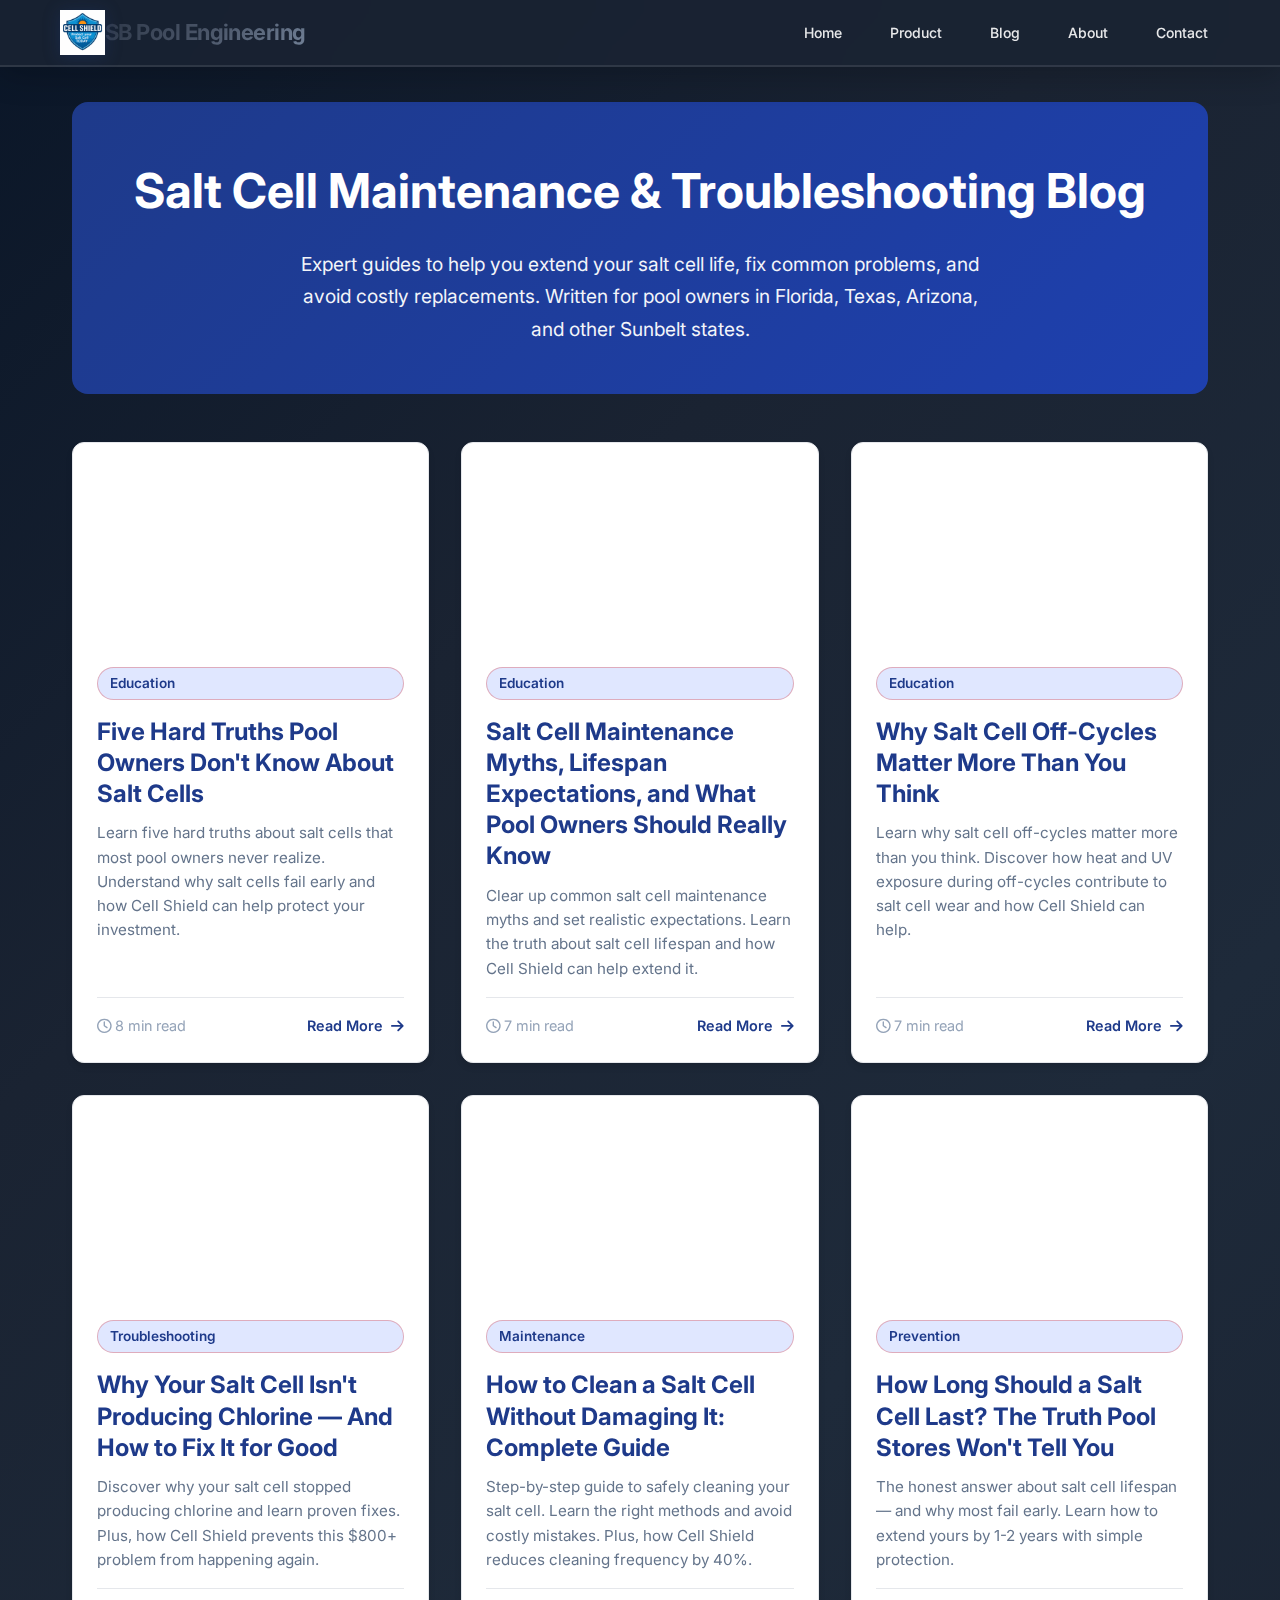
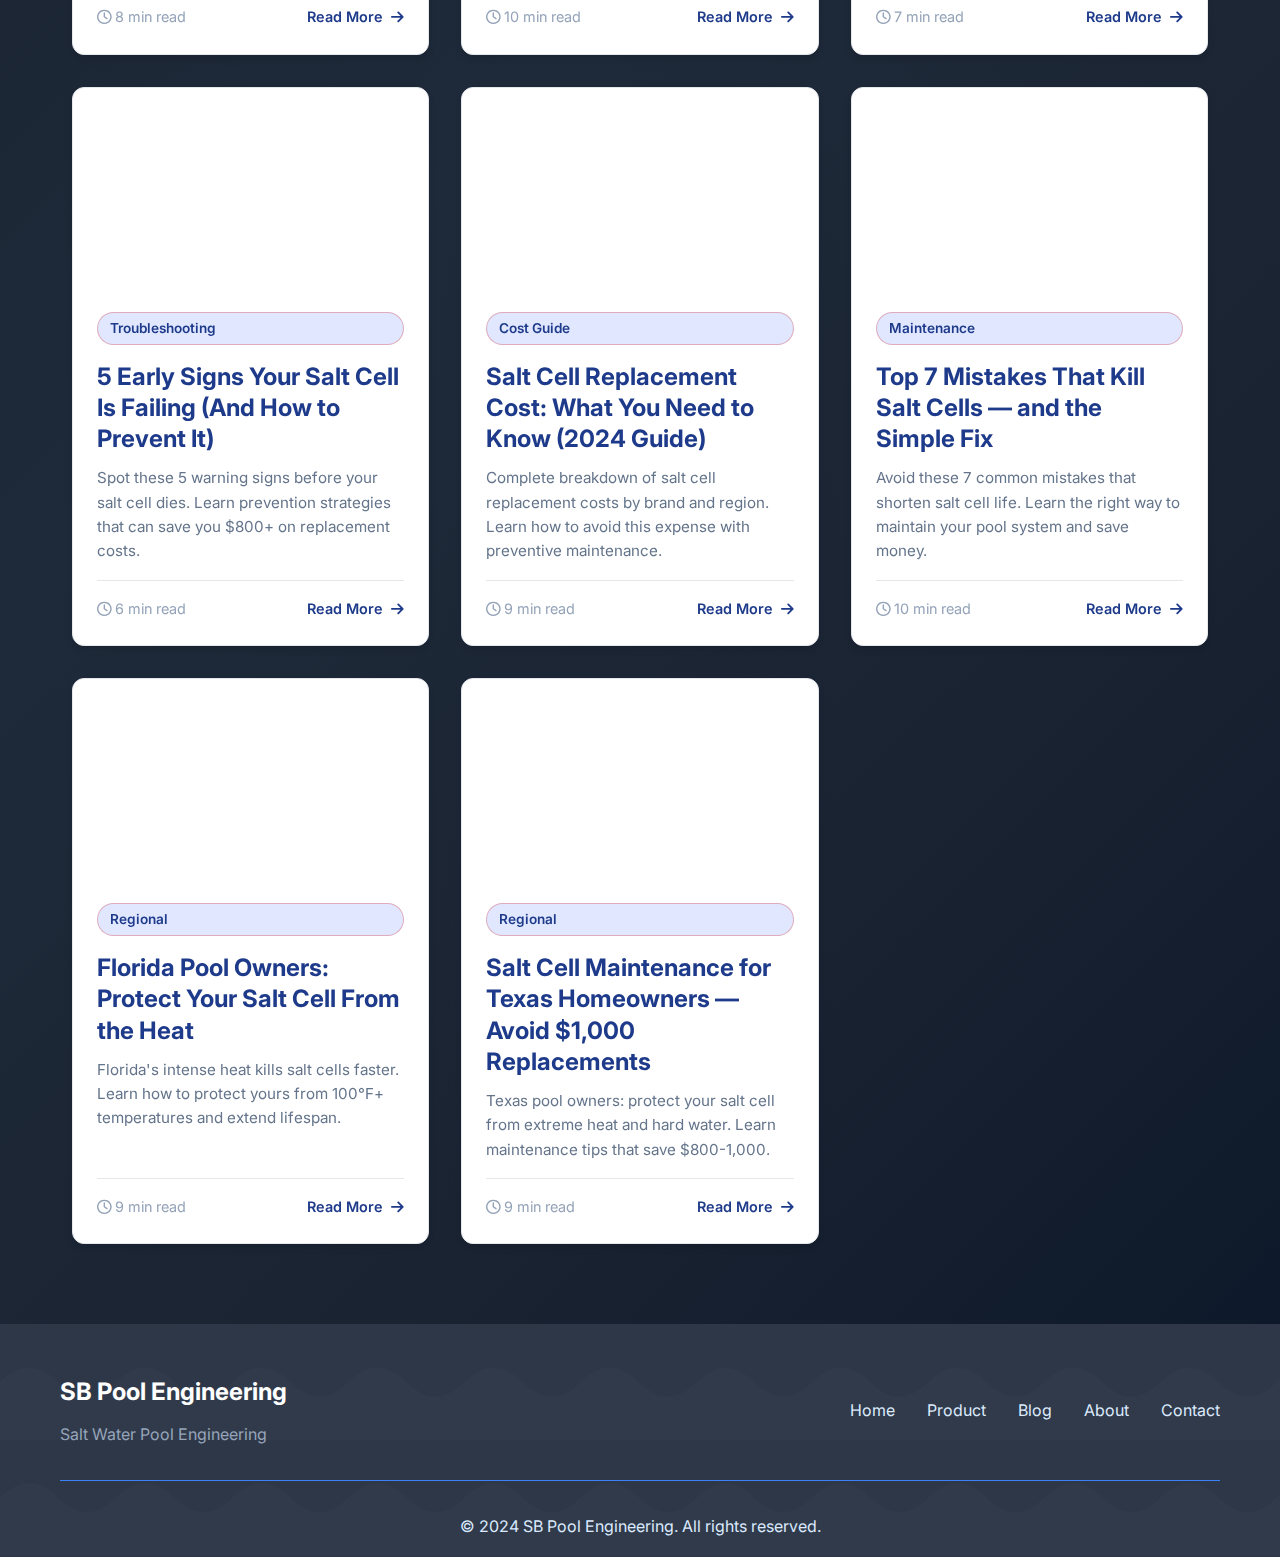
<file: blog/index.html>
<!DOCTYPE html>
<html lang="en">
<head>
    <meta charset="UTF-8">
    <meta name="viewport" content="width=device-width, initial-scale=1.0">
    <title>Salt Cell Maintenance & Troubleshooting Blog | SB Pool Engineering</title>
    <meta name="description" content="Expert guides on salt cell maintenance, troubleshooting, and prevention. Learn how to extend salt cell life, fix common problems, and avoid costly replacements.">
    <meta name="keywords" content="salt cell blog, salt cell maintenance, salt cell troubleshooting, salt cell repair, salt cell cleaning, extend salt cell life">
    <link rel="canonical" href="https://www.shieldbearer3dp.com/blog/index.html">
    <link rel="stylesheet" href="../styles.css">
    <link href="https://fonts.googleapis.com/css2?family=Inter:wght@300;400;500;600;700&family=Poppins:wght@300;400;500;600;700;800&display=swap" rel="stylesheet">
    <link rel="stylesheet" href="https://cdnjs.cloudflare.com/ajax/libs/font-awesome/6.0.0/css/all.min.css">
    <style>
        body {
            padding-top: 70px; /* Account for fixed navbar */
        }
        .blog-index-container {
            max-width: 1200px;
            margin: 0 auto;
            padding: 2rem;
            padding-top: 2rem;
            scroll-margin-top: 80px; /* Prevents cut-off when navigating with anchor links */
        }
        .blog-hero {
            text-align: center;
            padding: 3rem 1.5rem;
            background: linear-gradient(135deg, #1e3a8a 0%, #1e40af 100%);
            color: white;
            border-radius: 16px;
            margin-bottom: 3rem;
            margin-top: 0;
            position: relative;
            overflow: visible;
        }
        .blog-hero h1 {
            font-size: 3rem;
            margin-bottom: 1rem;
            margin-top: 0;
            font-weight: 700;
            padding-top: 0;
        }
        .blog-hero p {
            font-size: 1.2rem;
            opacity: 0.95;
            max-width: 700px;
            margin: 0 auto;
        }
        .blog-grid {
            display: grid;
            grid-template-columns: repeat(auto-fill, minmax(350px, 1fr));
            gap: 2rem;
            margin-bottom: 3rem;
        }
        .blog-card {
            background: white;
            border-radius: 12px;
            box-shadow: 0 4px 6px rgba(0,0,0,0.1);
            overflow: hidden;
            transition: transform 0.3s ease, box-shadow 0.3s ease;
            border: 1px solid #e5e7eb;
        }
        .blog-card:hover {
            transform: translateY(-5px);
            box-shadow: 0 8px 20px rgba(30, 58, 138, 0.2);
        }
        .blog-card-image {
            width: 100%;
            height: 200px;
            background: linear-gradient(135deg, #1e3a8a 0%, #1e40af 100%);
            display: flex;
            align-items: center;
            justify-content: center;
            color: white;
            font-size: 3rem;
        }
        .blog-card-content {
            padding: 1.5rem;
        }
        .blog-card-category {
            display: inline-block;
            background: #e0e7ff;
            color: #1e3a8a;
            padding: 0.25rem 0.75rem;
            border-radius: 20px;
            font-size: 0.85rem;
            font-weight: 600;
            margin-bottom: 1rem;
        }
        .blog-card-title {
            font-size: 1.5rem;
            font-weight: 700;
            color: #1e3a8a;
            margin-bottom: 0.75rem;
            line-height: 1.3;
        }
        .blog-card-title a {
            color: inherit;
            text-decoration: none;
        }
        .blog-card-title a:hover {
            color: #1e40af;
        }
        .blog-card-excerpt {
            color: #64748b;
            margin-bottom: 1rem;
            line-height: 1.6;
        }
        .blog-card-meta {
            display: flex;
            justify-content: space-between;
            align-items: center;
            color: #94a3b8;
            font-size: 0.9rem;
            padding-top: 1rem;
            border-top: 1px solid #e5e7eb;
        }
        .blog-card-read-more {
            color: #1e3a8a;
            text-decoration: none;
            font-weight: 600;
            display: inline-flex;
            align-items: center;
            gap: 0.5rem;
        }
        .blog-card-read-more:hover {
            color: #1e40af;
        }
        @media (max-width: 768px) {
            body {
                padding-top: 70px; /* Account for fixed navbar */
            }
            .blog-index-container {
                padding: 1rem;
                padding-top: 1.5rem;
                margin-top: 0;
                scroll-margin-top: 70px;
            }
            .blog-hero {
                padding: 2.5rem 1rem;
                margin-bottom: 2rem;
                margin-top: 0;
                border-radius: 12px;
                overflow: visible;
            }
            .blog-hero h1 {
                font-size: 1.75rem;
                line-height: 1.3;
                margin-top: 0;
                padding-top: 0;
            }
            .blog-hero p {
                font-size: 1rem;
                padding: 0 0.5rem;
                margin-bottom: 0;
                margin-top: 0.5rem;
            }
            .blog-grid {
                grid-template-columns: 1fr;
                gap: 1.5rem;
            }
            .blog-card-content {
                padding: 1.25rem;
            }
            .blog-card-title {
                font-size: 1.25rem;
            }
            .blog-card-excerpt {
                font-size: 0.95rem;
            }
            .blog-card-meta {
                flex-direction: column;
                align-items: flex-start;
                gap: 0.75rem;
            }
            .blog-card-read-more {
                width: 100%;
                justify-content: center;
            }
        }
        @media (max-width: 480px) {
            body {
                padding-top: 60px; /* Account for fixed navbar on mobile */
            }
            .blog-index-container {
                padding-top: 1.5rem;
                scroll-margin-top: 60px;
            }
            .blog-hero {
                padding: 2rem 0.75rem;
                margin-top: 0;
            }
            .blog-hero h1 {
                font-size: 1.5rem;
                margin-bottom: 0.75rem;
                margin-top: 0;
                padding-top: 0;
            }
            .blog-hero p {
                font-size: 0.9rem;
                padding: 0 0.5rem;
                margin-top: 0.5rem;
            }
        }
    </style>
    
    <!-- Google tag (gtag.js) -->
    <script async src="https://www.googletagmanager.com/gtag/js?id=G-K46Z14GH67"></script>
    <script>
      window.dataLayer = window.dataLayer || [];
      function gtag(){dataLayer.push(arguments);}
      gtag('js', new Date());
      gtag('config', 'G-K46Z14GH67');
      console.log("Analytics loaded on", window.location.pathname);
    </script>
</head>
<body>
    <nav class="navbar">
        <div class="nav-container">
            <div class="nav-logo">
                <a href="../index.html" style="display: flex; align-items: center; text-decoration: none; color: inherit;">
                    <img src="../cellshield.png" alt="Salt Cell Shield Logo" class="logo-image">
                    <h2>SB Pool Engineering</h2>
                </a>
            </div>
            <ul class="nav-menu">
                <li class="nav-item"><a href="../index.html#home" class="nav-link">Home</a></li>
                <li class="nav-item"><a href="../index.html#product" class="nav-link">Product</a></li>
                <li class="nav-item"><a href="index.html" class="nav-link">Blog</a></li>
                <li class="nav-item"><a href="../index.html#about" class="nav-link">About</a></li>
                <li class="nav-item"><a href="../index.html#contact" class="nav-link">Contact</a></li>
            </ul>
            <div class="hamburger">
                <span class="bar"></span>
                <span class="bar"></span>
                <span class="bar"></span>
            </div>
        </div>
    </nav>

    <div class="blog-index-container">
        <div class="blog-hero">
            <h1>Salt Cell Maintenance & Troubleshooting Blog</h1>
            <p>Expert guides to help you extend your salt cell life, fix common problems, and avoid costly replacements. Written for pool owners in Florida, Texas, Arizona, and other Sunbelt states.</p>
        </div>


        <div class="blog-grid">
            <article class="blog-card">
                <div class="blog-card-image" style="background-image: url('https://images.unsplash.com/photo-1572331165267-854da2b10ccc?ixlib=rb-4.1.0&ixid=M3wxMjA3fDB8MHxzZWFyY2h8MTF8fHN3aW1taW5nJTIwcG9vbHxlbnwwfHwwfHx8MA%3D%3D&auto=format&fit=crop&q=60&w=400&h=200'); background-size: cover; background-position: center;">
                </div>
                <div class="blog-card-content">
                    <span class="blog-card-category">Education</span>
                    <h2 class="blog-card-title">
                        <a href="five-hard-truths-about-salt-cells.html">Five Hard Truths Pool Owners Don't Know About Salt Cells</a>
                    </h2>
                    <p class="blog-card-excerpt">Learn five hard truths about salt cells that most pool owners never realize. Understand why salt cells fail early and how Cell Shield can help protect your investment.</p>
                    <div class="blog-card-meta">
                        <span><i class="far fa-clock"></i> 8 min read</span>
                        <a href="five-hard-truths-about-salt-cells.html" class="blog-card-read-more">Read More <i class="fas fa-arrow-right"></i></a>
                    </div>
                </div>
            </article>

            <article class="blog-card">
                <div class="blog-card-image" style="background-image: url('https://images.unsplash.com/photo-1575429198097-0414ec08e8cd?ixlib=rb-4.1.0&ixid=M3wxMjA3fDB8MHxzZWFyY2h8MzF8fHBvb2x8ZW58MHx8MHx8fDA%3D&auto=format&fit=crop&q=60&w=400&h=200'); background-size: cover; background-position: center;">
                </div>
                <div class="blog-card-content">
                    <span class="blog-card-category">Education</span>
                    <h2 class="blog-card-title">
                        <a href="salt-cell-maintenance-myths.html">Salt Cell Maintenance Myths, Lifespan Expectations, and What Pool Owners Should Really Know</a>
                    </h2>
                    <p class="blog-card-excerpt">Clear up common salt cell maintenance myths and set realistic expectations. Learn the truth about salt cell lifespan and how Cell Shield can help extend it.</p>
                    <div class="blog-card-meta">
                        <span><i class="far fa-clock"></i> 7 min read</span>
                        <a href="salt-cell-maintenance-myths.html" class="blog-card-read-more">Read More <i class="fas fa-arrow-right"></i></a>
                    </div>
                </div>
            </article>

            <article class="blog-card">
                <div class="blog-card-image" style="background-image: url('https://images.unsplash.com/photo-1543489822-c49534f3271f?ixlib=rb-4.1.0&ixid=M3wxMjA3fDB8MHxzZWFyY2h8MzB8fHBvb2x8ZW58MHx8MHx8fDA%3D&auto=format&fit=crop&q=60&w=400&h=200'); background-size: cover; background-position: center;">
                </div>
                <div class="blog-card-content">
                    <span class="blog-card-category">Education</span>
                    <h2 class="blog-card-title">
                        <a href="why-salt-cell-off-cycles-matter.html">Why Salt Cell Off-Cycles Matter More Than You Think</a>
                    </h2>
                    <p class="blog-card-excerpt">Learn why salt cell off-cycles matter more than you think. Discover how heat and UV exposure during off-cycles contribute to salt cell wear and how Cell Shield can help.</p>
                    <div class="blog-card-meta">
                        <span><i class="far fa-clock"></i> 7 min read</span>
                        <a href="why-salt-cell-off-cycles-matter.html" class="blog-card-read-more">Read More <i class="fas fa-arrow-right"></i></a>
                    </div>
                </div>
            </article>

            <article class="blog-card">
                <div class="blog-card-image" style="background-image: url('https://images.unsplash.com/photo-1572331165267-854da2b10ccc?ixlib=rb-4.1.0&ixid=M3wxMjA3fDB8MHxzZWFyY2h8MTF8fHN3aW1taW5nJTIwcG9vbHxlbnwwfHwwfHx8MA%3D%3D&auto=format&fit=crop&q=60&w=400&h=200'); background-size: cover; background-position: center;">
                </div>
                <div class="blog-card-content">
                    <span class="blog-card-category">Troubleshooting</span>
                    <h2 class="blog-card-title">
                        <a href="why-salt-cell-not-producing-chlorine.html">Why Your Salt Cell Isn't Producing Chlorine — And How to Fix It for Good</a>
                    </h2>
                    <p class="blog-card-excerpt">Discover why your salt cell stopped producing chlorine and learn proven fixes. Plus, how Cell Shield prevents this $800+ problem from happening again.</p>
                    <div class="blog-card-meta">
                        <span><i class="far fa-clock"></i> 8 min read</span>
                        <a href="why-salt-cell-not-producing-chlorine.html" class="blog-card-read-more">Read More <i class="fas fa-arrow-right"></i></a>
                    </div>
                </div>
            </article>

            <article class="blog-card">
                <div class="blog-card-image" style="background-image: url('https://images.pexels.com/photos/261102/pexels-photo-261102.jpeg?auto=compress&cs=tinysrgb&w=400&h=200&fit=crop'); background-size: cover; background-position: center;">
                </div>
                <div class="blog-card-content">
                    <span class="blog-card-category">Maintenance</span>
                    <h2 class="blog-card-title">
                        <a href="how-to-clean-salt-cell.html">How to Clean a Salt Cell Without Damaging It: Complete Guide</a>
                    </h2>
                    <p class="blog-card-excerpt">Step-by-step guide to safely cleaning your salt cell. Learn the right methods and avoid costly mistakes. Plus, how Cell Shield reduces cleaning frequency by 40%.</p>
                    <div class="blog-card-meta">
                        <span><i class="far fa-clock"></i> 10 min read</span>
                        <a href="how-to-clean-salt-cell.html" class="blog-card-read-more">Read More <i class="fas fa-arrow-right"></i></a>
                    </div>
                </div>
            </article>

            <article class="blog-card">
                <div class="blog-card-image" style="background-image: url('https://plus.unsplash.com/premium_photo-1682889762731-375a6b22d794?ixlib=rb-4.1.0&ixid=M3wxMjA3fDB8MHxzZWFyY2h8MTN8fHBvb2x8ZW58MHx8MHx8fDA%3D&auto=format&fit=crop&q=60&w=400&h=200'); background-size: cover; background-position: center;">
                </div>
                <div class="blog-card-content">
                    <span class="blog-card-category">Prevention</span>
                    <h2 class="blog-card-title">
                        <a href="how-long-do-salt-cells-last.html">How Long Should a Salt Cell Last? The Truth Pool Stores Won't Tell You</a>
                    </h2>
                    <p class="blog-card-excerpt">The honest answer about salt cell lifespan — and why most fail early. Learn how to extend yours by 1-2 years with simple protection.</p>
                    <div class="blog-card-meta">
                        <span><i class="far fa-clock"></i> 7 min read</span>
                        <a href="how-long-do-salt-cells-last.html" class="blog-card-read-more">Read More <i class="fas fa-arrow-right"></i></a>
                    </div>
                </div>
            </article>

            <article class="blog-card">
                <div class="blog-card-image" style="background-image: url('https://plus.unsplash.com/premium_photo-1675745329659-29044cb6adbb?ixlib=rb-4.1.0&ixid=M3wxMjA3fDB8MHxzZWFyY2h8NXx8c3dpbW1pbmclMjBwb29sfGVufDB8fDB8fHww&auto=format&fit=crop&q=60&w=400&h=200'); background-size: cover; background-position: center;">
                </div>
                <div class="blog-card-content">
                    <span class="blog-card-category">Troubleshooting</span>
                    <h2 class="blog-card-title">
                        <a href="signs-salt-cell-failing.html">5 Early Signs Your Salt Cell Is Failing (And How to Prevent It)</a>
                    </h2>
                    <p class="blog-card-excerpt">Spot these 5 warning signs before your salt cell dies. Learn prevention strategies that can save you $800+ on replacement costs.</p>
                    <div class="blog-card-meta">
                        <span><i class="far fa-clock"></i> 6 min read</span>
                        <a href="signs-salt-cell-failing.html" class="blog-card-read-more">Read More <i class="fas fa-arrow-right"></i></a>
                    </div>
                </div>
            </article>

            <article class="blog-card">
                <div class="blog-card-image" style="background-image: url('https://images.unsplash.com/photo-1543489822-c49534f3271f?ixlib=rb-4.1.0&ixid=M3wxMjA3fDB8MHxzZWFyY2h8MzB8fHBvb2x8ZW58MHx8MHx8fDA%3D&auto=format&fit=crop&q=60&w=400&h=200'); background-size: cover; background-position: center;">
                </div>
                <div class="blog-card-content">
                    <span class="blog-card-category">Cost Guide</span>
                    <h2 class="blog-card-title">
                        <a href="salt-cell-replacement-cost.html">Salt Cell Replacement Cost: What You Need to Know (2024 Guide)</a>
                    </h2>
                    <p class="blog-card-excerpt">Complete breakdown of salt cell replacement costs by brand and region. Learn how to avoid this expense with preventive maintenance.</p>
                    <div class="blog-card-meta">
                        <span><i class="far fa-clock"></i> 9 min read</span>
                        <a href="salt-cell-replacement-cost.html" class="blog-card-read-more">Read More <i class="fas fa-arrow-right"></i></a>
                    </div>
                </div>
            </article>

            <article class="blog-card">
                <div class="blog-card-image" style="background-image: url('https://images.unsplash.com/photo-1575429198097-0414ec08e8cd?ixlib=rb-4.1.0&ixid=M3wxMjA3fDB8MHxzZWFyY2h8MzF8fHBvb2x8ZW58MHx8MHx8fDA%3D&auto=format&fit=crop&q=60&w=400&h=200'); background-size: cover; background-position: center;">
                </div>
                <div class="blog-card-content">
                    <span class="blog-card-category">Maintenance</span>
                    <h2 class="blog-card-title">
                        <a href="top-7-mistakes-kill-salt-cells.html">Top 7 Mistakes That Kill Salt Cells — and the Simple Fix</a>
                    </h2>
                    <p class="blog-card-excerpt">Avoid these 7 common mistakes that shorten salt cell life. Learn the right way to maintain your pool system and save money.</p>
                    <div class="blog-card-meta">
                        <span><i class="far fa-clock"></i> 10 min read</span>
                        <a href="top-7-mistakes-kill-salt-cells.html" class="blog-card-read-more">Read More <i class="fas fa-arrow-right"></i></a>
                    </div>
                </div>
            </article>

            <article class="blog-card">
                <div class="blog-card-image" style="background-image: url('https://images.unsplash.com/photo-1576336463225-18df4bee0e38?ixlib=rb-4.1.0&ixid=M3wxMjA3fDB8MHxzZWFyY2h8OTR8fHBvb2x8ZW58MHx8MHx8fDA%3D&auto=format&fit=crop&q=60&w=400&h=200'); background-size: cover; background-position: center;">
                </div>
                <div class="blog-card-content">
                    <span class="blog-card-category">Regional</span>
                    <h2 class="blog-card-title">
                        <a href="florida-pool-owners-protect-salt-cell.html">Florida Pool Owners: Protect Your Salt Cell From the Heat</a>
                    </h2>
                    <p class="blog-card-excerpt">Florida's intense heat kills salt cells faster. Learn how to protect yours from 100°F+ temperatures and extend lifespan.</p>
                    <div class="blog-card-meta">
                        <span><i class="far fa-clock"></i> 9 min read</span>
                        <a href="florida-pool-owners-protect-salt-cell.html" class="blog-card-read-more">Read More <i class="fas fa-arrow-right"></i></a>
                    </div>
                </div>
            </article>

            <article class="blog-card">
                <div class="blog-card-image" style="background-image: url('https://images.unsplash.com/photo-1613152184920-bc1c4ab7fd1d?ixlib=rb-4.1.0&ixid=M3wxMjA3fDB8MHxzZWFyY2h8Mzh8fHBvb2x8ZW58MHx8MHx8fDA%3D&auto=format&fit=crop&q=60&w=400&h=200'); background-size: cover; background-position: center;">
                </div>
                <div class="blog-card-content">
                    <span class="blog-card-category">Regional</span>
                    <h2 class="blog-card-title">
                        <a href="texas-salt-cell-maintenance.html">Salt Cell Maintenance for Texas Homeowners — Avoid $1,000 Replacements</a>
                    </h2>
                    <p class="blog-card-excerpt">Texas pool owners: protect your salt cell from extreme heat and hard water. Learn maintenance tips that save $800-1,000.</p>
                    <div class="blog-card-meta">
                        <span><i class="far fa-clock"></i> 9 min read</span>
                        <a href="texas-salt-cell-maintenance.html" class="blog-card-read-more">Read More <i class="fas fa-arrow-right"></i></a>
                    </div>
                </div>
            </article>
        </div>

    </div>

    <footer class="footer">
        <div class="container">
            <div class="footer-content">
                <div class="footer-logo">
                    <h3>SB Pool Engineering</h3>
                    <p>Salt Water Pool Engineering</p>
                </div>
                <div class="footer-links">
                    <a href="../index.html#home">Home</a>
                    <a href="../index.html#product">Product</a>
                    <a href="index.html">Blog</a>
                    <a href="../index.html#about">About</a>
                    <a href="../index.html#contact">Contact</a>
                </div>
            </div>
            <div class="footer-bottom">
                <p>&copy; 2024 SB Pool Engineering. All rights reserved.</p>
            </div>
        </div>
    </footer>

    <script src="../script.js"></script>
</body>
</html>
</file>
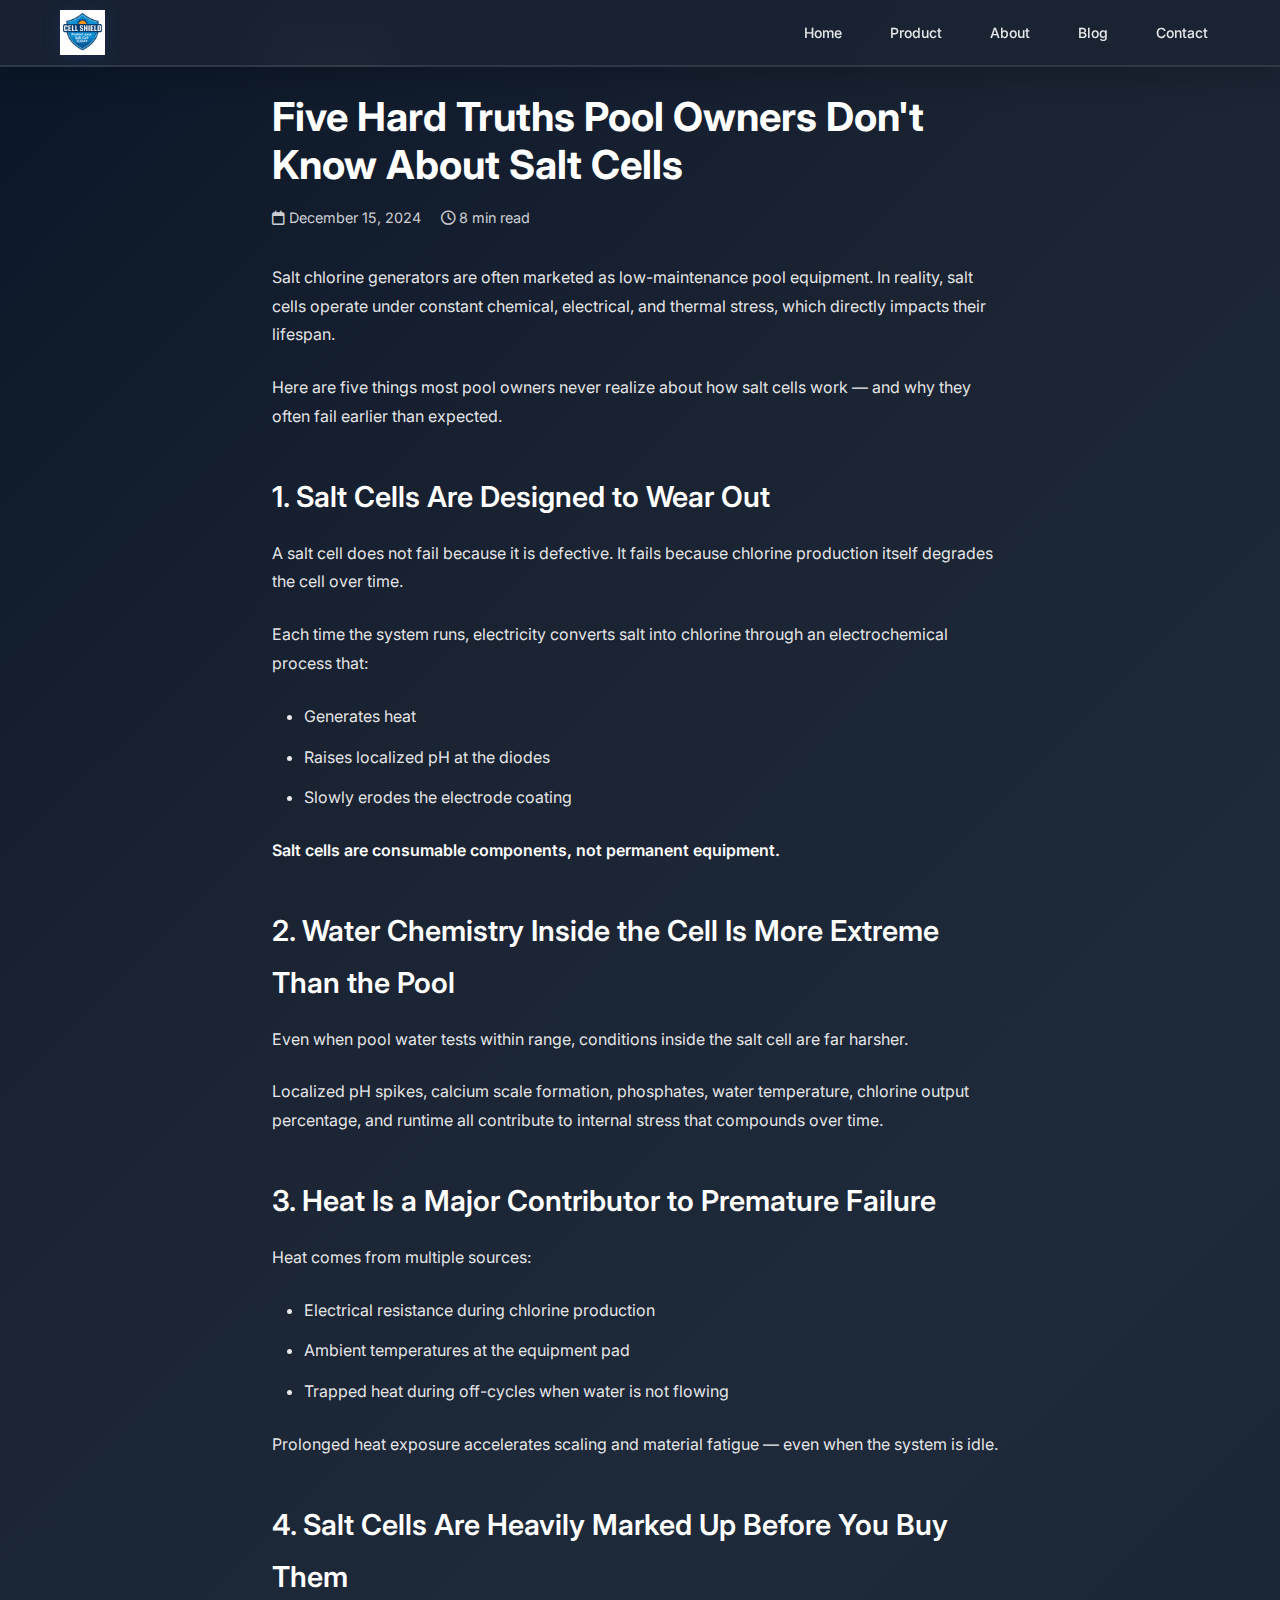
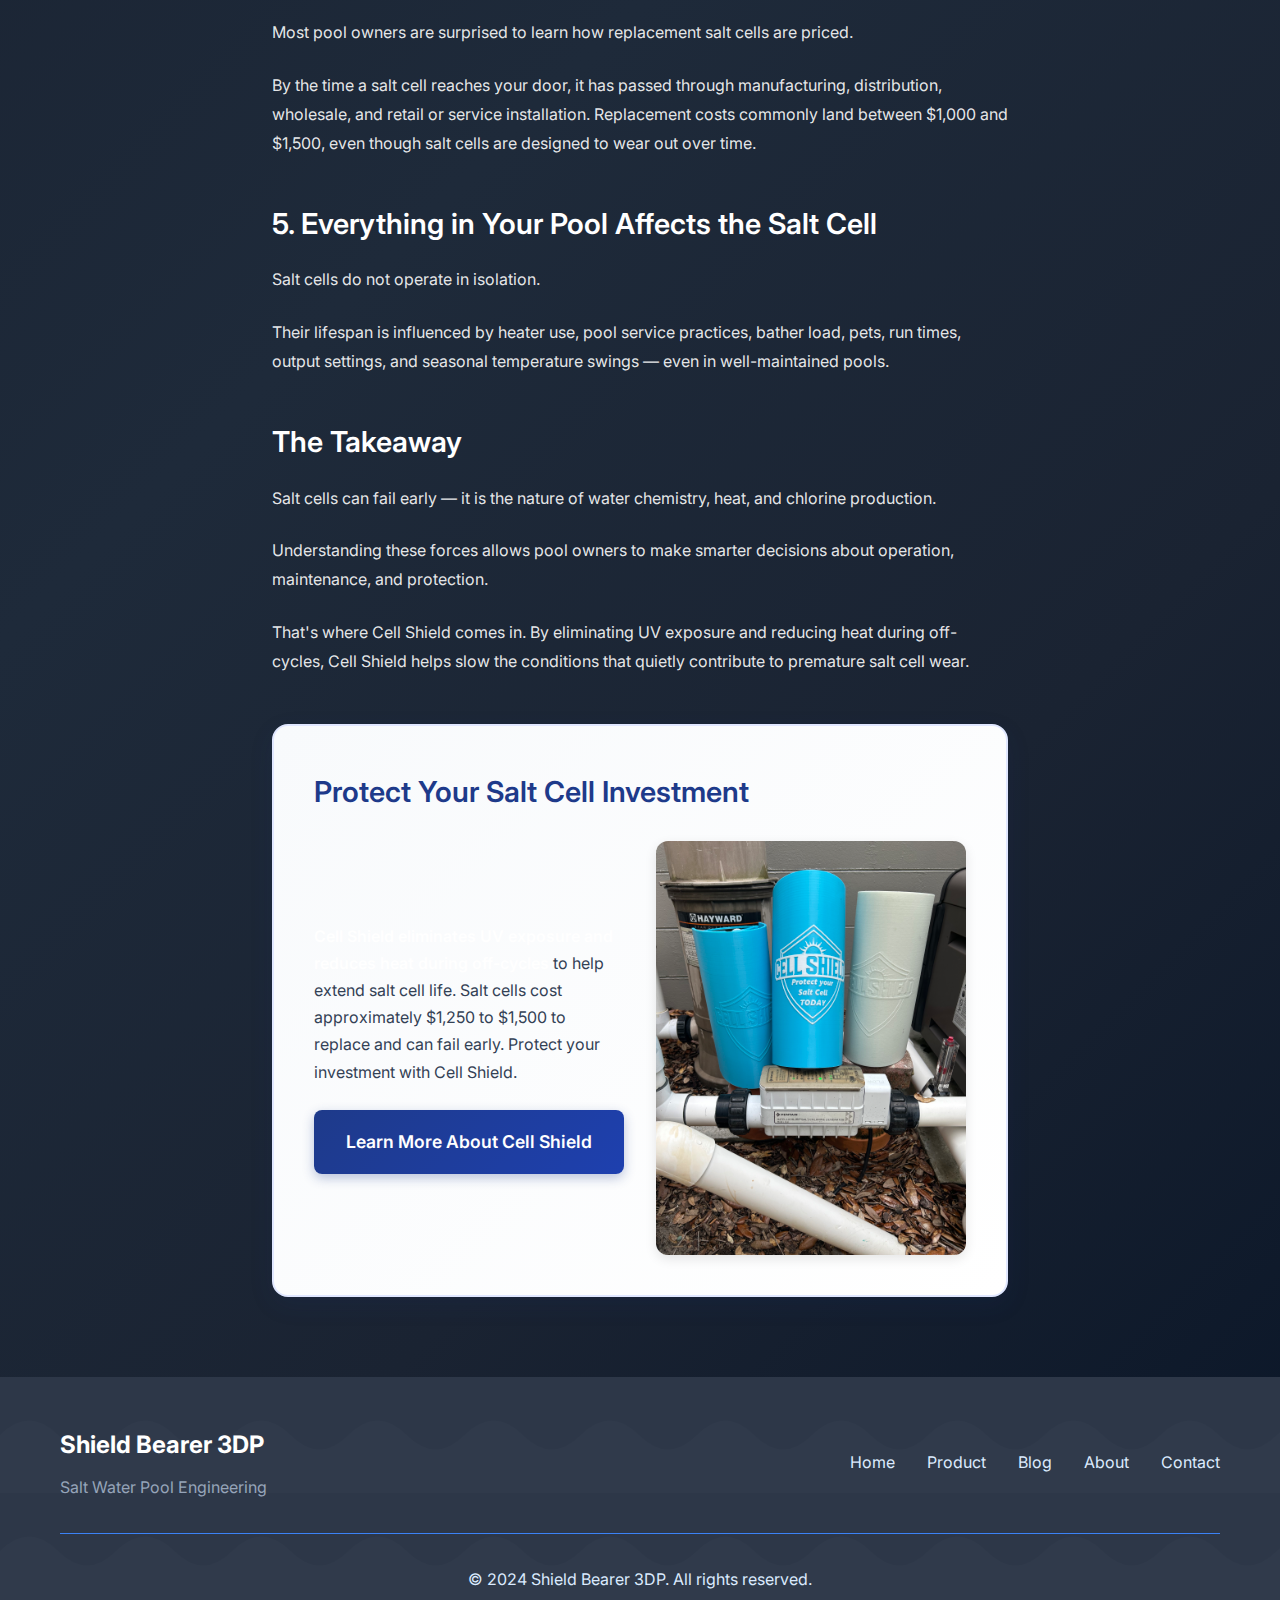
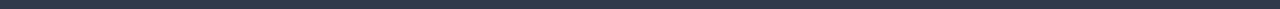
<file: blog/five-hard-truths-about-salt-cells.html>
<!DOCTYPE html>
<html lang="en">
<head>
    <meta charset="UTF-8">
    <meta name="viewport" content="width=device-width, initial-scale=1.0">
    <title>Five Hard Truths Pool Owners Don't Know About Salt Cells | SB Pool Engineering</title>
    
    <!-- SEO Meta Tags -->
    <meta name="description" content="Learn five hard truths about salt cells that most pool owners never realize. Understand why salt cells fail early and how Cell Shield can help protect your investment.">
    <meta name="keywords" content="salt cell facts, salt cell lifespan, why salt cells fail, salt cell wear, salt cell maintenance, salt cell protection, Cell Shield">
    <meta name="author" content="SB Pool Engineering">
    <meta name="robots" content="index, follow">
    <link rel="canonical" href="https://www.shieldbearer3dp.com/blog/five-hard-truths-about-salt-cells.html">
    
    <!-- Open Graph -->
    <meta property="og:title" content="Five Hard Truths Pool Owners Don't Know About Salt Cells">
    <meta property="og:description" content="Learn five hard truths about salt cells that most pool owners never realize. Understand why salt cells fail early.">
    <meta property="og:type" content="article">
    <meta property="og:url" content="https://www.shieldbearer3dp.com/blog/five-hard-truths-about-salt-cells.html">
    
    <!-- Structured Data -->
    <script type="application/ld+json">
    {
        "@context": "https://schema.org",
        "@type": "BlogPosting",
        "headline": "Five Hard Truths Pool Owners Don't Know About Salt Cells",
        "description": "Learn five hard truths about salt cells that most pool owners never realize. Understand why salt cells fail early and how Cell Shield can help protect your investment.",
        "image": "https://www.shieldbearer3dp.com/cellshield.png",
        "author": {
            "@type": "Organization",
            "name": "SB Pool Engineering"
        },
        "publisher": {
            "@type": "Organization",
            "name": "SB Pool Engineering",
            "logo": {
                "@type": "ImageObject",
                "url": "https://www.shieldbearer3dp.com/cellshield.png"
            }
        },
        "datePublished": "2024-12-15",
        "dateModified": "2024-12-15",
        "mainEntityOfPage": {
            "@type": "WebPage",
            "@id": "https://www.shieldbearer3dp.com/blog/five-hard-truths-about-salt-cells.html"
        }
    }
    </script>
    
    <link rel="stylesheet" href="../styles.css">
    <link href="https://fonts.googleapis.com/css2?family=Inter:wght@300;400;500;600;700&family=Poppins:wght@300;400;500;600;700;800&display=swap" rel="stylesheet">
    <link rel="stylesheet" href="https://cdnjs.cloudflare.com/ajax/libs/font-awesome/6.0.0/css/all.min.css">
    
    <style>
        .blog-container {
            max-width: 800px;
            margin: 0 auto;
            padding: 2rem;
            line-height: 1.8;
        }
        .blog-header {
            margin-bottom: 2rem;
        }
        .blog-title {
            font-size: 2.5rem;
            font-weight: 700;
            color: white;
            margin-bottom: 1rem;
            line-height: 1.2;
        }
        .blog-meta {
            color: rgba(255, 255, 255, 0.8);
            font-size: 0.9rem;
            margin-bottom: 2rem;
        }
        .blog-content h2 {
            font-size: 1.8rem;
            color: white;
            margin-top: 2.5rem;
            margin-bottom: 1rem;
            font-weight: 600;
        }
        .blog-content h3 {
            font-size: 1.4rem;
            color: rgba(255, 255, 255, 0.95);
            margin-top: 2rem;
            margin-bottom: 1rem;
            font-weight: 600;
        }
        .blog-content p {
            margin-bottom: 1.5rem;
            color: rgba(255, 255, 255, 0.9);
        }
        .blog-content ul, .blog-content ol {
            margin-bottom: 1.5rem;
            padding-left: 2rem;
        }
        .blog-content li {
            margin-bottom: 0.75rem;
            color: rgba(255, 255, 255, 0.9);
        }
        .blog-content strong {
            color: white;
            font-weight: 600;
        }
        .product-showcase {
            background: linear-gradient(135deg, #f8fafc 0%, #ffffff 100%);
            border: 2px solid #e0e7ff;
            border-radius: 16px;
            padding: 2.5rem;
            margin: 3rem 0;
            box-shadow: 0 8px 25px rgba(30, 58, 138, 0.1);
        }
        .product-showcase h3 {
            color: #1e3a8a;
            margin-top: 0;
            margin-bottom: 1.5rem;
            font-size: 1.8rem;
        }
        .product-showcase-content {
            display: grid;
            grid-template-columns: 1fr 1fr;
            gap: 2rem;
            align-items: center;
        }
        .product-showcase-image {
            position: relative;
            border-radius: 12px;
            overflow: hidden;
            box-shadow: 0 4px 12px rgba(0,0,0,0.1);
        }
        .product-showcase-image img {
            width: 100%;
            height: auto;
            display: block;
        }
        .product-showcase-info {
            display: flex;
            flex-direction: column;
        }
        .product-showcase-info p {
            margin-bottom: 1.5rem;
            color: #334155;
            line-height: 1.7;
        }
        .product-showcase-btn {
            background: linear-gradient(135deg, #1e3a8a 0%, #1e40af 100%);
            color: white;
            padding: 1rem 2rem;
            border: none;
            border-radius: 8px;
            font-size: 1.1rem;
            font-weight: 600;
            cursor: pointer;
            text-decoration: none;
            display: inline-block;
            text-align: center;
            transition: all 0.3s ease;
            box-shadow: 0 4px 12px rgba(30, 58, 138, 0.3);
        }
        .product-showcase-btn:hover {
            transform: translateY(-2px);
            box-shadow: 0 6px 20px rgba(30, 58, 138, 0.4);
            background: linear-gradient(135deg, #1e40af 0%, #2563eb 100%);
        }
        .back-link {
            display: inline-block;
            color: rgba(255, 255, 255, 0.9);
            text-decoration: none;
            margin-bottom: 2rem;
            font-weight: 500;
        }
        .back-link:hover {
            text-decoration: underline;
            color: white;
        }
        @media (max-width: 768px) {
            .blog-container {
                padding: 1rem;
            }
            .blog-title {
                font-size: 1.75rem;
                line-height: 1.3;
            }
            .blog-content h2 {
                font-size: 1.5rem;
                margin-top: 2rem;
            }
            .blog-content h3 {
                font-size: 1.25rem;
            }
            .product-showcase {
                padding: 1.5rem;
                margin: 2rem 0;
            }
            .product-showcase-content {
                grid-template-columns: 1fr;
            }
        }
    </style>
</head>
<body>
    <!-- Navigation -->
    <nav class="navbar">
        <div class="nav-container">
            <div class="nav-logo">
                <a href="../index.html" style="display: flex; align-items: center; text-decoration: none; color: inherit;">
                    <img src="../cellshield.png" alt="Cell Shield Logo" class="logo-image">
                </a>
            </div>
            <ul class="nav-menu">
                <li class="nav-item">
                    <a href="../index.html#home" class="nav-link">Home</a>
                </li>
                <li class="nav-item">
                    <a href="../index.html#product" class="nav-link">Product</a>
                </li>
                <li class="nav-item">
                    <a href="../index.html#about" class="nav-link">About</a>
                </li>
                <li class="nav-item">
                    <a href="index.html" class="nav-link">Blog</a>
                </li>
                <li class="nav-item">
                    <a href="../index.html#contact" class="nav-link">Contact</a>
                </li>
            </ul>
            <div class="hamburger">
                <span class="bar"></span>
                <span class="bar"></span>
                <span class="bar"></span>
            </div>
        </div>
    </nav>

    <div class="blog-container">
        <a href="index.html" class="back-link"><i class="fas fa-arrow-left"></i> Back to Blog</a>
        
        <div class="blog-header">
            <h1 class="blog-title">Five Hard Truths Pool Owners Don't Know About Salt Cells</h1>
            <div class="blog-meta">
                <span><i class="far fa-calendar"></i> December 15, 2024</span>
                <span style="margin-left: 1rem;"><i class="far fa-clock"></i> 8 min read</span>
            </div>
        </div>

        <div class="blog-content">
            <p>Salt chlorine generators are often marketed as low-maintenance pool equipment. In reality, salt cells operate under constant chemical, electrical, and thermal stress, which directly impacts their lifespan.</p>

            <p>Here are five things most pool owners never realize about how salt cells work — and why they often fail earlier than expected.</p>

            <h2>1. Salt Cells Are Designed to Wear Out</h2>

            <p>A salt cell does not fail because it is defective. It fails because chlorine production itself degrades the cell over time.</p>

            <p>Each time the system runs, electricity converts salt into chlorine through an electrochemical process that:</p>

            <ul>
                <li>Generates heat</li>
                <li>Raises localized pH at the diodes</li>
                <li>Slowly erodes the electrode coating</li>
            </ul>

            <p><strong>Salt cells are consumable components, not permanent equipment.</strong></p>

            <h2>2. Water Chemistry Inside the Cell Is More Extreme Than the Pool</h2>

            <p>Even when pool water tests within range, conditions inside the salt cell are far harsher.</p>

            <p>Localized pH spikes, calcium scale formation, phosphates, water temperature, chlorine output percentage, and runtime all contribute to internal stress that compounds over time.</p>

            <h2>3. Heat Is a Major Contributor to Premature Failure</h2>

            <p>Heat comes from multiple sources:</p>

            <ul>
                <li>Electrical resistance during chlorine production</li>
                <li>Ambient temperatures at the equipment pad</li>
                <li>Trapped heat during off-cycles when water is not flowing</li>
            </ul>

            <p>Prolonged heat exposure accelerates scaling and material fatigue — even when the system is idle.</p>

            <h2>4. Salt Cells Are Heavily Marked Up Before You Buy Them</h2>

            <p>Most pool owners are surprised to learn how replacement salt cells are priced.</p>

            <p>By the time a salt cell reaches your door, it has passed through manufacturing, distribution, wholesale, and retail or service installation. Replacement costs commonly land between $1,000 and $1,500, even though salt cells are designed to wear out over time.</p>

            <h2>5. Everything in Your Pool Affects the Salt Cell</h2>

            <p>Salt cells do not operate in isolation.</p>

            <p>Their lifespan is influenced by heater use, pool service practices, bather load, pets, run times, output settings, and seasonal temperature swings — even in well-maintained pools.</p>

            <h2>The Takeaway</h2>

            <p>Salt cells can fail early — it is the nature of water chemistry, heat, and chlorine production.</p>

            <p>Understanding these forces allows pool owners to make smarter decisions about operation, maintenance, and protection.</p>

            <p>That's where Cell Shield comes in. By eliminating UV exposure and reducing heat during off-cycles, Cell Shield helps slow the conditions that quietly contribute to premature salt cell wear.</p>

            <div class="product-showcase">
                <h3>Protect Your Salt Cell Investment</h3>
                <div class="product-showcase-content">
                    <div class="product-showcase-info">
                        <p><strong>Cell Shield eliminates UV exposure and reduces heat during off-cycles</strong> to help extend salt cell life. Salt cells cost approximately $1,250 to $1,500 to replace and can fail early. Protect your investment with Cell Shield.</p>
                        <a href="../index.html#product" class="product-showcase-btn">Learn More About Cell Shield</a>
                    </div>
                    <div class="product-showcase-image">
                        <img src="../poolproduct2.jpg" alt="Cell Shield Product">
                    </div>
                </div>
            </div>
        </div>
    </div>

    <!-- Footer -->
    <footer class="footer">
        <div class="container">
            <div class="footer-content">
                <div class="footer-logo">
                    <h3>Shield Bearer 3DP</h3>
                    <p>Salt Water Pool Engineering</p>
                </div>
                <div class="footer-links">
                    <a href="../index.html#home">Home</a>
                    <a href="../index.html#product">Product</a>
                    <a href="index.html">Blog</a>
                    <a href="../index.html#about">About</a>
                    <a href="../index.html#contact">Contact</a>
                </div>
            </div>
            <div class="footer-bottom">
                <p>&copy; 2024 Shield Bearer 3DP. All rights reserved.</p>
            </div>
        </div>
    </footer>

    <script src="../script.js"></script>
</body>
</html>
</file>
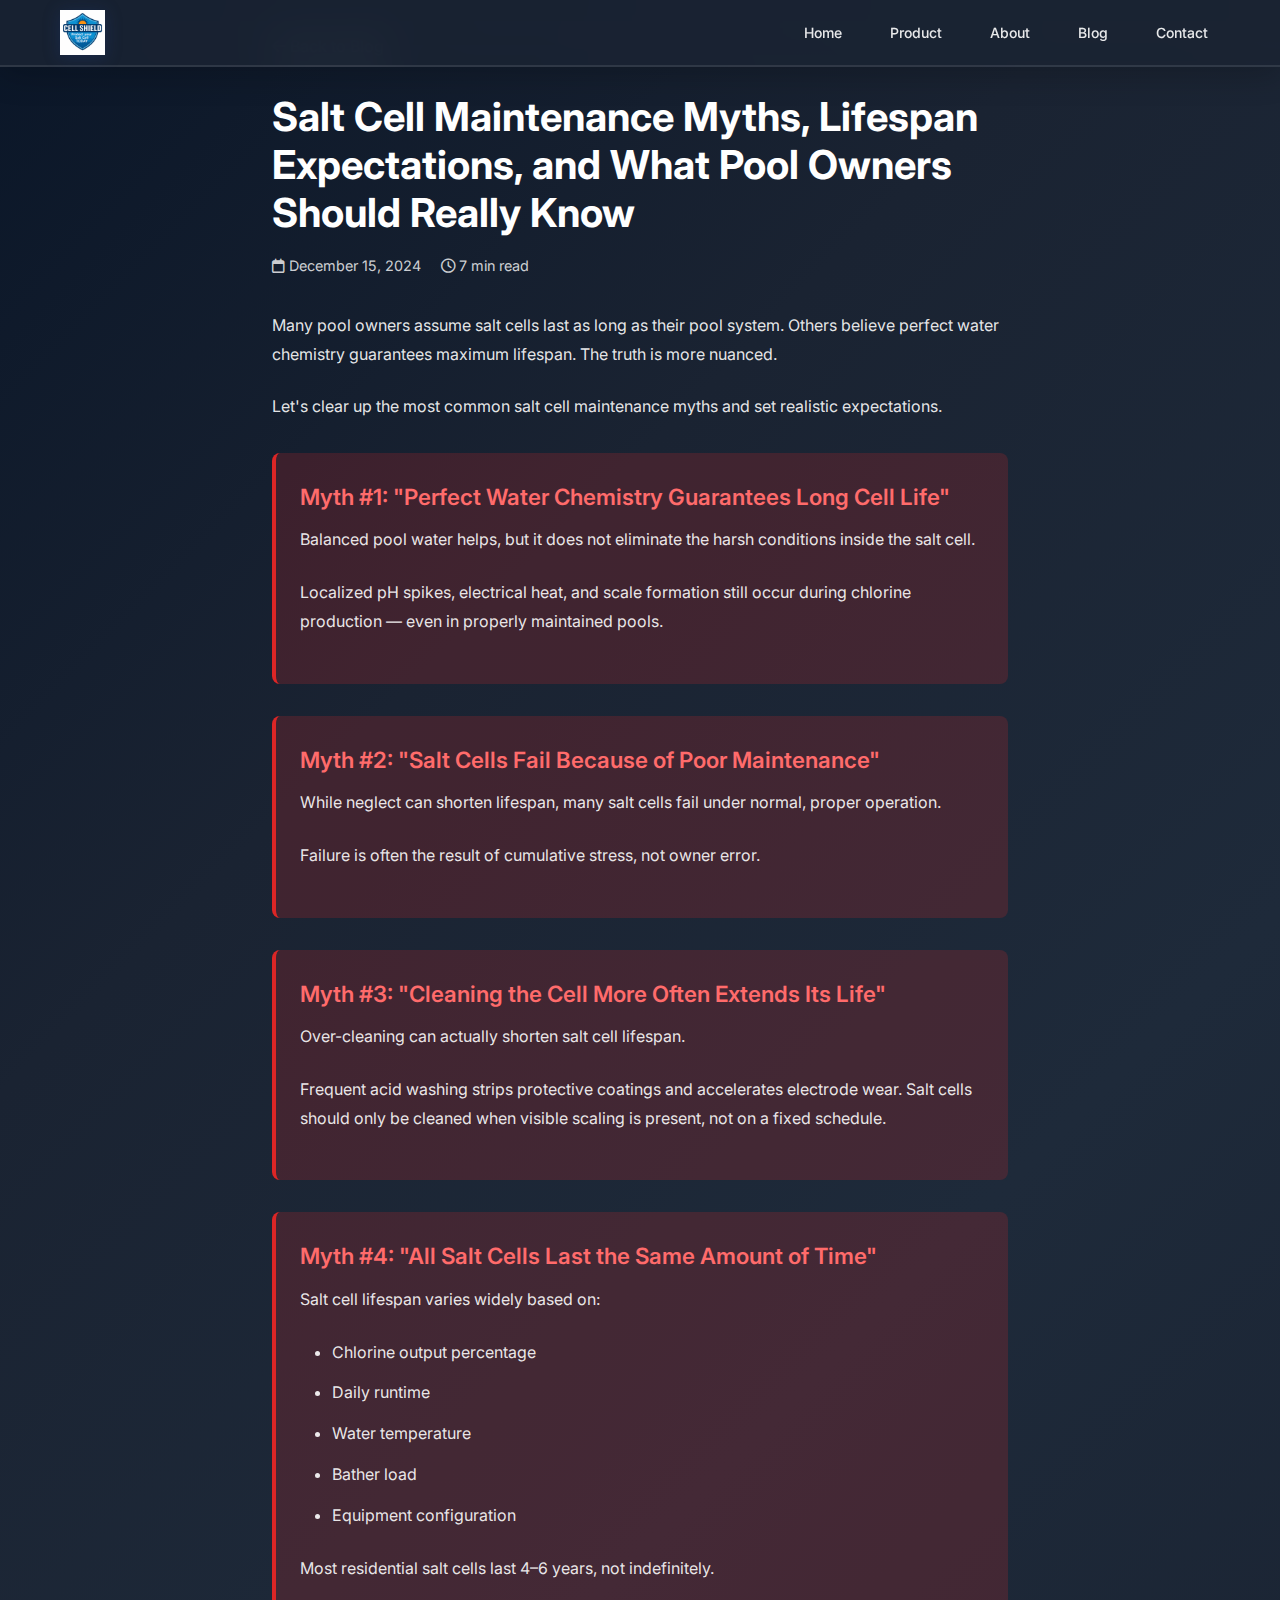
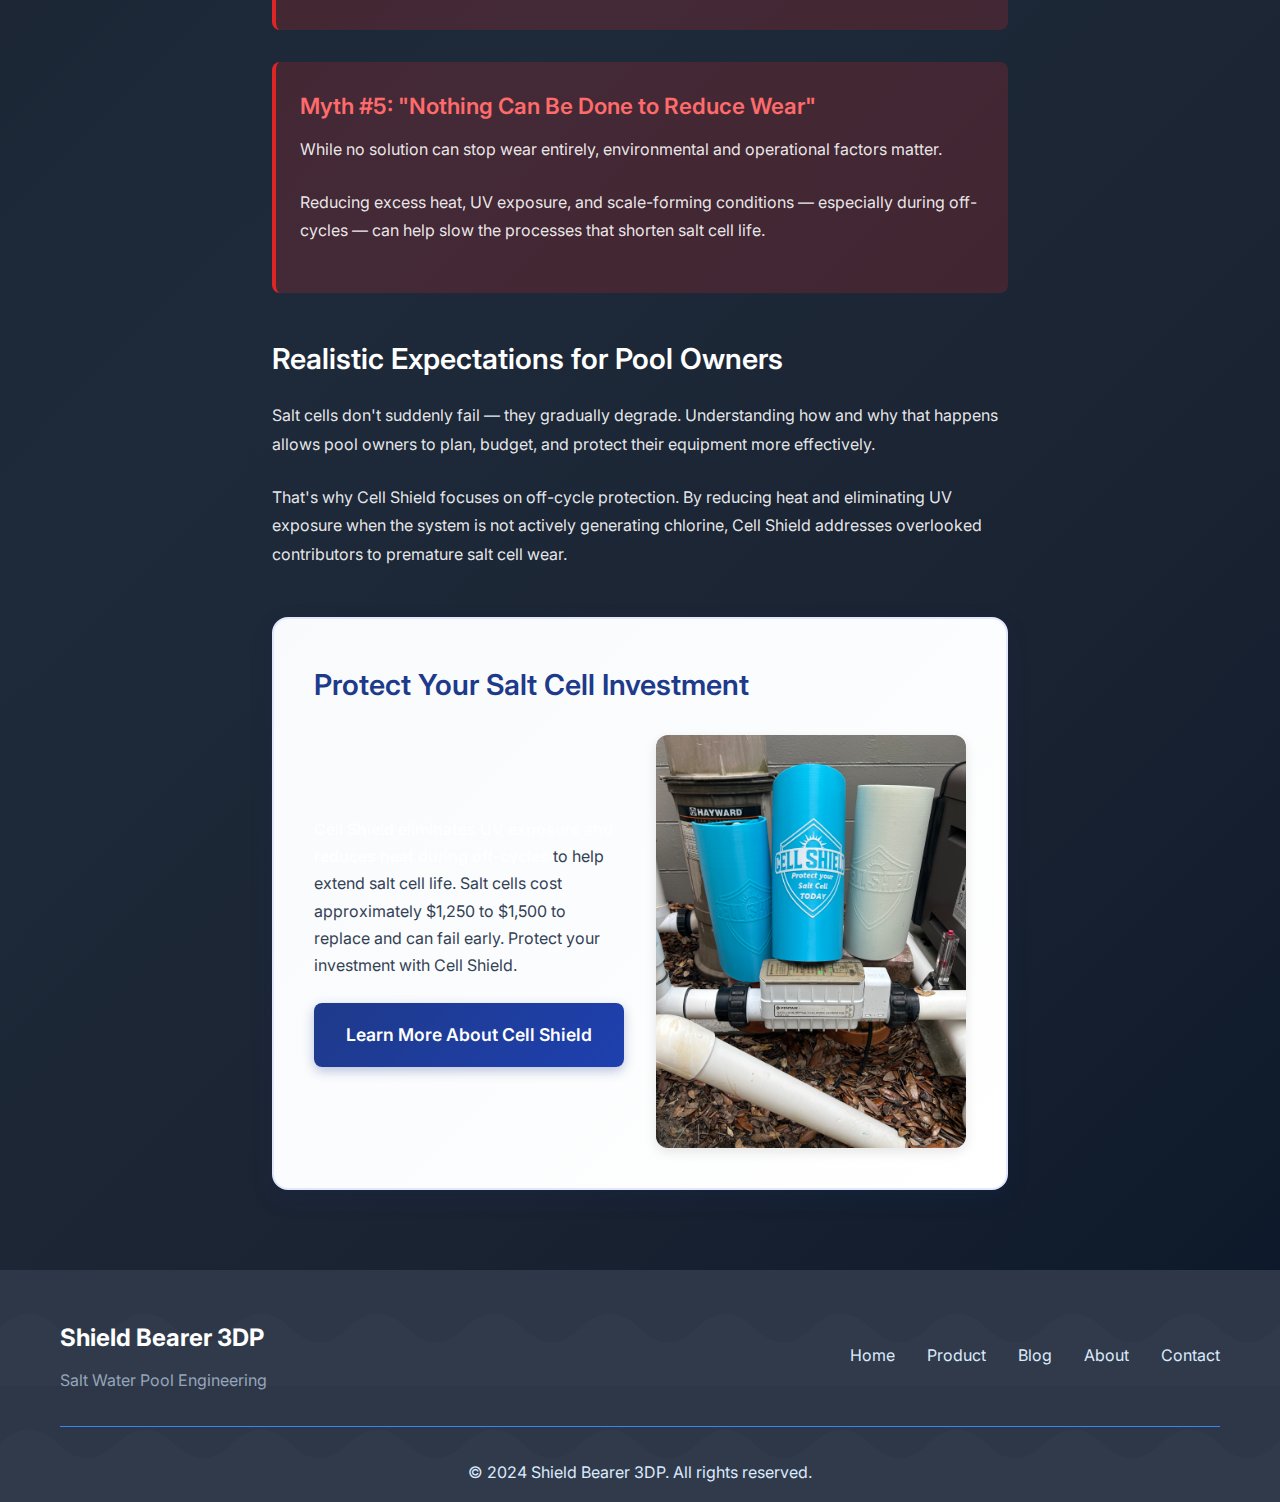
<file: blog/salt-cell-maintenance-myths.html>
<!DOCTYPE html>
<html lang="en">
<head>
    <meta charset="UTF-8">
    <meta name="viewport" content="width=device-width, initial-scale=1.0">
    <title>Salt Cell Maintenance Myths, Lifespan Expectations, and What Pool Owners Should Really Know | SB Pool Engineering</title>
    
    <!-- SEO Meta Tags -->
    <meta name="description" content="Clear up common salt cell maintenance myths and set realistic expectations. Learn the truth about salt cell lifespan and how Cell Shield can help extend it.">
    <meta name="keywords" content="salt cell myths, salt cell maintenance, salt cell lifespan, salt cell cleaning, salt cell protection, Cell Shield">
    <meta name="author" content="SB Pool Engineering">
    <meta name="robots" content="index, follow">
    <link rel="canonical" href="https://www.shieldbearer3dp.com/blog/salt-cell-maintenance-myths.html">
    
    <!-- Open Graph -->
    <meta property="og:title" content="Salt Cell Maintenance Myths, Lifespan Expectations, and What Pool Owners Should Really Know">
    <meta property="og:description" content="Clear up common salt cell maintenance myths and set realistic expectations. Learn the truth about salt cell lifespan.">
    <meta property="og:type" content="article">
    <meta property="og:url" content="https://www.shieldbearer3dp.com/blog/salt-cell-maintenance-myths.html">
    
    <!-- Structured Data -->
    <script type="application/ld+json">
    {
        "@context": "https://schema.org",
        "@type": "BlogPosting",
        "headline": "Salt Cell Maintenance Myths, Lifespan Expectations, and What Pool Owners Should Really Know",
        "description": "Clear up common salt cell maintenance myths and set realistic expectations. Learn the truth about salt cell lifespan and how Cell Shield can help extend it.",
        "image": "https://www.shieldbearer3dp.com/cellshield.png",
        "author": {
            "@type": "Organization",
            "name": "SB Pool Engineering"
        },
        "publisher": {
            "@type": "Organization",
            "name": "SB Pool Engineering",
            "logo": {
                "@type": "ImageObject",
                "url": "https://www.shieldbearer3dp.com/cellshield.png"
            }
        },
        "datePublished": "2024-12-15",
        "dateModified": "2024-12-15",
        "mainEntityOfPage": {
            "@type": "WebPage",
            "@id": "https://www.shieldbearer3dp.com/blog/salt-cell-maintenance-myths.html"
        }
    }
    </script>
    
    <link rel="stylesheet" href="../styles.css">
    <link href="https://fonts.googleapis.com/css2?family=Inter:wght@300;400;500;600;700&family=Poppins:wght@300;400;500;600;700;800&display=swap" rel="stylesheet">
    <link rel="stylesheet" href="https://cdnjs.cloudflare.com/ajax/libs/font-awesome/6.0.0/css/all.min.css">
    
    <style>
        .blog-container {
            max-width: 800px;
            margin: 0 auto;
            padding: 2rem;
            line-height: 1.8;
        }
        .blog-header {
            margin-bottom: 2rem;
        }
        .blog-title {
            font-size: 2.5rem;
            font-weight: 700;
            color: white;
            margin-bottom: 1rem;
            line-height: 1.2;
        }
        .blog-meta {
            color: rgba(255, 255, 255, 0.8);
            font-size: 0.9rem;
            margin-bottom: 2rem;
        }
        .blog-content h2 {
            font-size: 1.8rem;
            color: white;
            margin-top: 2.5rem;
            margin-bottom: 1rem;
            font-weight: 600;
        }
        .blog-content h3 {
            font-size: 1.4rem;
            color: rgba(255, 255, 255, 0.95);
            margin-top: 2rem;
            margin-bottom: 1rem;
            font-weight: 600;
        }
        .blog-content p {
            margin-bottom: 1.5rem;
            color: rgba(255, 255, 255, 0.9);
        }
        .blog-content ul, .blog-content ol {
            margin-bottom: 1.5rem;
            padding-left: 2rem;
        }
        .blog-content li {
            margin-bottom: 0.75rem;
            color: rgba(255, 255, 255, 0.9);
        }
        .blog-content strong {
            color: white;
            font-weight: 600;
        }
        .myth-box {
            background: rgba(220, 38, 38, 0.2);
            border-left: 4px solid #dc2626;
            border-radius: 8px;
            padding: 1.5rem;
            margin: 2rem 0;
        }
        .myth-box h3 {
            color: #ff6b6b;
            margin-top: 0;
            margin-bottom: 0.5rem;
        }
        .myth-box p {
            color: rgba(255, 255, 255, 0.9);
        }
        .myth-box li {
            color: rgba(255, 255, 255, 0.9);
        }
        .product-showcase {
            background: linear-gradient(135deg, #f8fafc 0%, #ffffff 100%);
            border: 2px solid #e0e7ff;
            border-radius: 16px;
            padding: 2.5rem;
            margin: 3rem 0;
            box-shadow: 0 8px 25px rgba(30, 58, 138, 0.1);
        }
        .product-showcase h3 {
            color: #1e3a8a;
            margin-top: 0;
            margin-bottom: 1.5rem;
            font-size: 1.8rem;
        }
        .product-showcase-content {
            display: grid;
            grid-template-columns: 1fr 1fr;
            gap: 2rem;
            align-items: center;
        }
        .product-showcase-image {
            position: relative;
            border-radius: 12px;
            overflow: hidden;
            box-shadow: 0 4px 12px rgba(0,0,0,0.1);
        }
        .product-showcase-image img {
            width: 100%;
            height: auto;
            display: block;
        }
        .product-showcase-info {
            display: flex;
            flex-direction: column;
        }
        .product-showcase-info p {
            margin-bottom: 1.5rem;
            color: #334155;
            line-height: 1.7;
        }
        .product-showcase-btn {
            background: linear-gradient(135deg, #1e3a8a 0%, #1e40af 100%);
            color: white;
            padding: 1rem 2rem;
            border: none;
            border-radius: 8px;
            font-size: 1.1rem;
            font-weight: 600;
            cursor: pointer;
            text-decoration: none;
            display: inline-block;
            text-align: center;
            transition: all 0.3s ease;
            box-shadow: 0 4px 12px rgba(30, 58, 138, 0.3);
        }
        .product-showcase-btn:hover {
            transform: translateY(-2px);
            box-shadow: 0 6px 20px rgba(30, 58, 138, 0.4);
            background: linear-gradient(135deg, #1e40af 0%, #2563eb 100%);
        }
        .back-link {
            display: inline-block;
            color: rgba(255, 255, 255, 0.9);
            text-decoration: none;
            margin-bottom: 2rem;
            font-weight: 500;
        }
        .back-link:hover {
            text-decoration: underline;
            color: white;
        }
        @media (max-width: 768px) {
            .blog-container {
                padding: 1rem;
            }
            .blog-title {
                font-size: 1.75rem;
                line-height: 1.3;
            }
            .blog-content h2 {
                font-size: 1.5rem;
                margin-top: 2rem;
            }
            .blog-content h3 {
                font-size: 1.25rem;
            }
            .product-showcase {
                padding: 1.5rem;
                margin: 2rem 0;
            }
            .product-showcase-content {
                grid-template-columns: 1fr;
            }
        }
    </style>
</head>
<body>
    <!-- Navigation -->
    <nav class="navbar">
        <div class="nav-container">
            <div class="nav-logo">
                <a href="../index.html" style="display: flex; align-items: center; text-decoration: none; color: inherit;">
                    <img src="../cellshield.png" alt="Cell Shield Logo" class="logo-image">
                </a>
            </div>
            <ul class="nav-menu">
                <li class="nav-item">
                    <a href="../index.html#home" class="nav-link">Home</a>
                </li>
                <li class="nav-item">
                    <a href="../index.html#product" class="nav-link">Product</a>
                </li>
                <li class="nav-item">
                    <a href="../index.html#about" class="nav-link">About</a>
                </li>
                <li class="nav-item">
                    <a href="index.html" class="nav-link">Blog</a>
                </li>
                <li class="nav-item">
                    <a href="../index.html#contact" class="nav-link">Contact</a>
                </li>
            </ul>
            <div class="hamburger">
                <span class="bar"></span>
                <span class="bar"></span>
                <span class="bar"></span>
            </div>
        </div>
    </nav>

    <div class="blog-container">
        <a href="index.html" class="back-link"><i class="fas fa-arrow-left"></i> Back to Blog</a>
        
        <div class="blog-header">
            <h1 class="blog-title">Salt Cell Maintenance Myths, Lifespan Expectations, and What Pool Owners Should Really Know</h1>
            <div class="blog-meta">
                <span><i class="far fa-calendar"></i> December 15, 2024</span>
                <span style="margin-left: 1rem;"><i class="far fa-clock"></i> 7 min read</span>
            </div>
        </div>

        <div class="blog-content">
            <p>Many pool owners assume salt cells last as long as their pool system. Others believe perfect water chemistry guarantees maximum lifespan. The truth is more nuanced.</p>

            <p>Let's clear up the most common salt cell maintenance myths and set realistic expectations.</p>

            <div class="myth-box">
                <h3>Myth #1: "Perfect Water Chemistry Guarantees Long Cell Life"</h3>
                <p>Balanced pool water helps, but it does not eliminate the harsh conditions inside the salt cell.</p>
                <p>Localized pH spikes, electrical heat, and scale formation still occur during chlorine production — even in properly maintained pools.</p>
            </div>

            <div class="myth-box">
                <h3>Myth #2: "Salt Cells Fail Because of Poor Maintenance"</h3>
                <p>While neglect can shorten lifespan, many salt cells fail under normal, proper operation.</p>
                <p>Failure is often the result of cumulative stress, not owner error.</p>
            </div>

            <div class="myth-box">
                <h3>Myth #3: "Cleaning the Cell More Often Extends Its Life"</h3>
                <p>Over-cleaning can actually shorten salt cell lifespan.</p>
                <p>Frequent acid washing strips protective coatings and accelerates electrode wear. Salt cells should only be cleaned when visible scaling is present, not on a fixed schedule.</p>
            </div>

            <div class="myth-box">
                <h3>Myth #4: "All Salt Cells Last the Same Amount of Time"</h3>
                <p>Salt cell lifespan varies widely based on:</p>
                <ul>
                    <li>Chlorine output percentage</li>
                    <li>Daily runtime</li>
                    <li>Water temperature</li>
                    <li>Bather load</li>
                    <li>Equipment configuration</li>
                </ul>
                <p>Most residential salt cells last 4–6 years, not indefinitely.</p>
            </div>

            <div class="myth-box">
                <h3>Myth #5: "Nothing Can Be Done to Reduce Wear"</h3>
                <p>While no solution can stop wear entirely, environmental and operational factors matter.</p>
                <p>Reducing excess heat, UV exposure, and scale-forming conditions — especially during off-cycles — can help slow the processes that shorten salt cell life.</p>
            </div>

            <h2>Realistic Expectations for Pool Owners</h2>

            <p>Salt cells don't suddenly fail — they gradually degrade. Understanding how and why that happens allows pool owners to plan, budget, and protect their equipment more effectively.</p>

            <p>That's why Cell Shield focuses on off-cycle protection. By reducing heat and eliminating UV exposure when the system is not actively generating chlorine, Cell Shield addresses overlooked contributors to premature salt cell wear.</p>

            <div class="product-showcase">
                <h3>Protect Your Salt Cell Investment</h3>
                <div class="product-showcase-content">
                    <div class="product-showcase-info">
                        <p><strong>Cell Shield eliminates UV exposure and reduces heat during off-cycles</strong> to help extend salt cell life. Salt cells cost approximately $1,250 to $1,500 to replace and can fail early. Protect your investment with Cell Shield.</p>
                        <a href="../index.html#product" class="product-showcase-btn">Learn More About Cell Shield</a>
                    </div>
                    <div class="product-showcase-image">
                        <img src="../poolproduct2.jpg" alt="Cell Shield Product">
                    </div>
                </div>
            </div>
        </div>
    </div>

    <!-- Footer -->
    <footer class="footer">
        <div class="container">
            <div class="footer-content">
                <div class="footer-logo">
                    <h3>Shield Bearer 3DP</h3>
                    <p>Salt Water Pool Engineering</p>
                </div>
                <div class="footer-links">
                    <a href="../index.html#home">Home</a>
                    <a href="../index.html#product">Product</a>
                    <a href="index.html">Blog</a>
                    <a href="../index.html#about">About</a>
                    <a href="../index.html#contact">Contact</a>
                </div>
            </div>
            <div class="footer-bottom">
                <p>&copy; 2024 Shield Bearer 3DP. All rights reserved.</p>
            </div>
        </div>
    </footer>

    <script src="../script.js"></script>
</body>
</html>
</file>
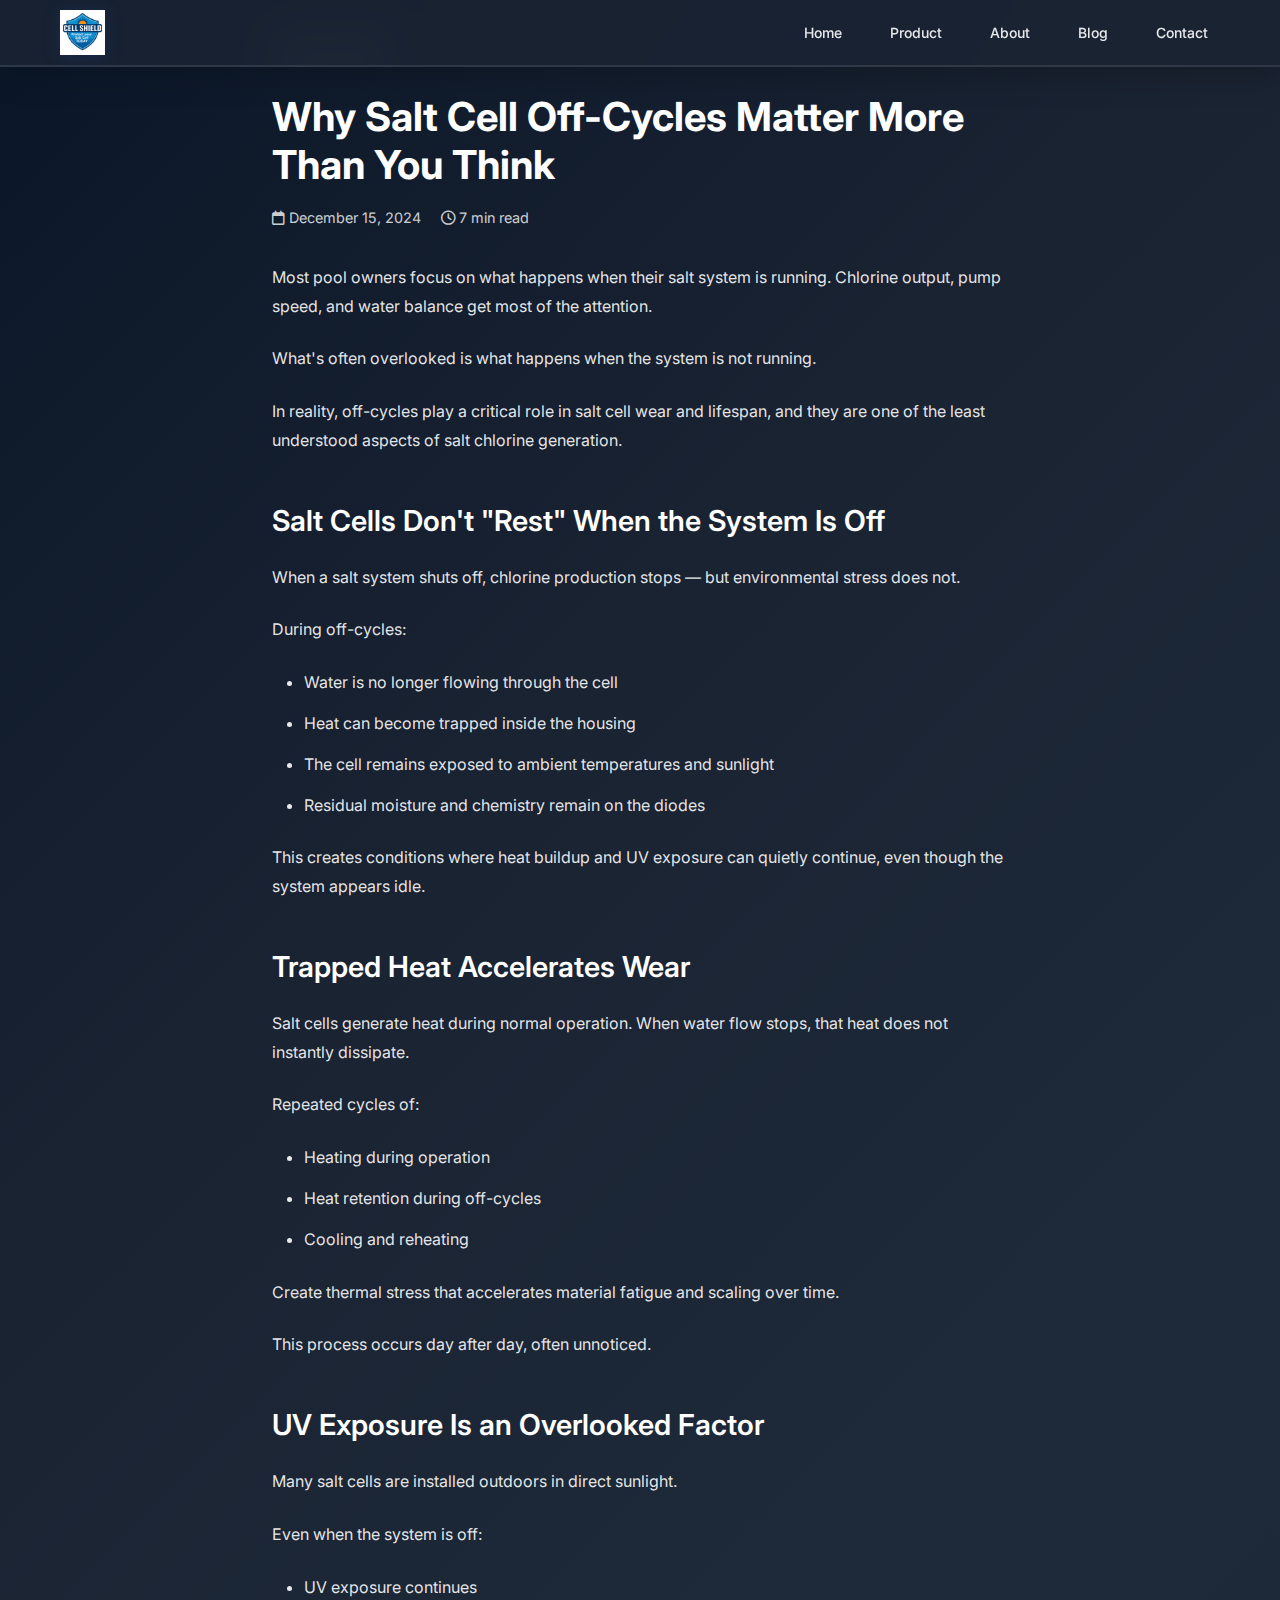
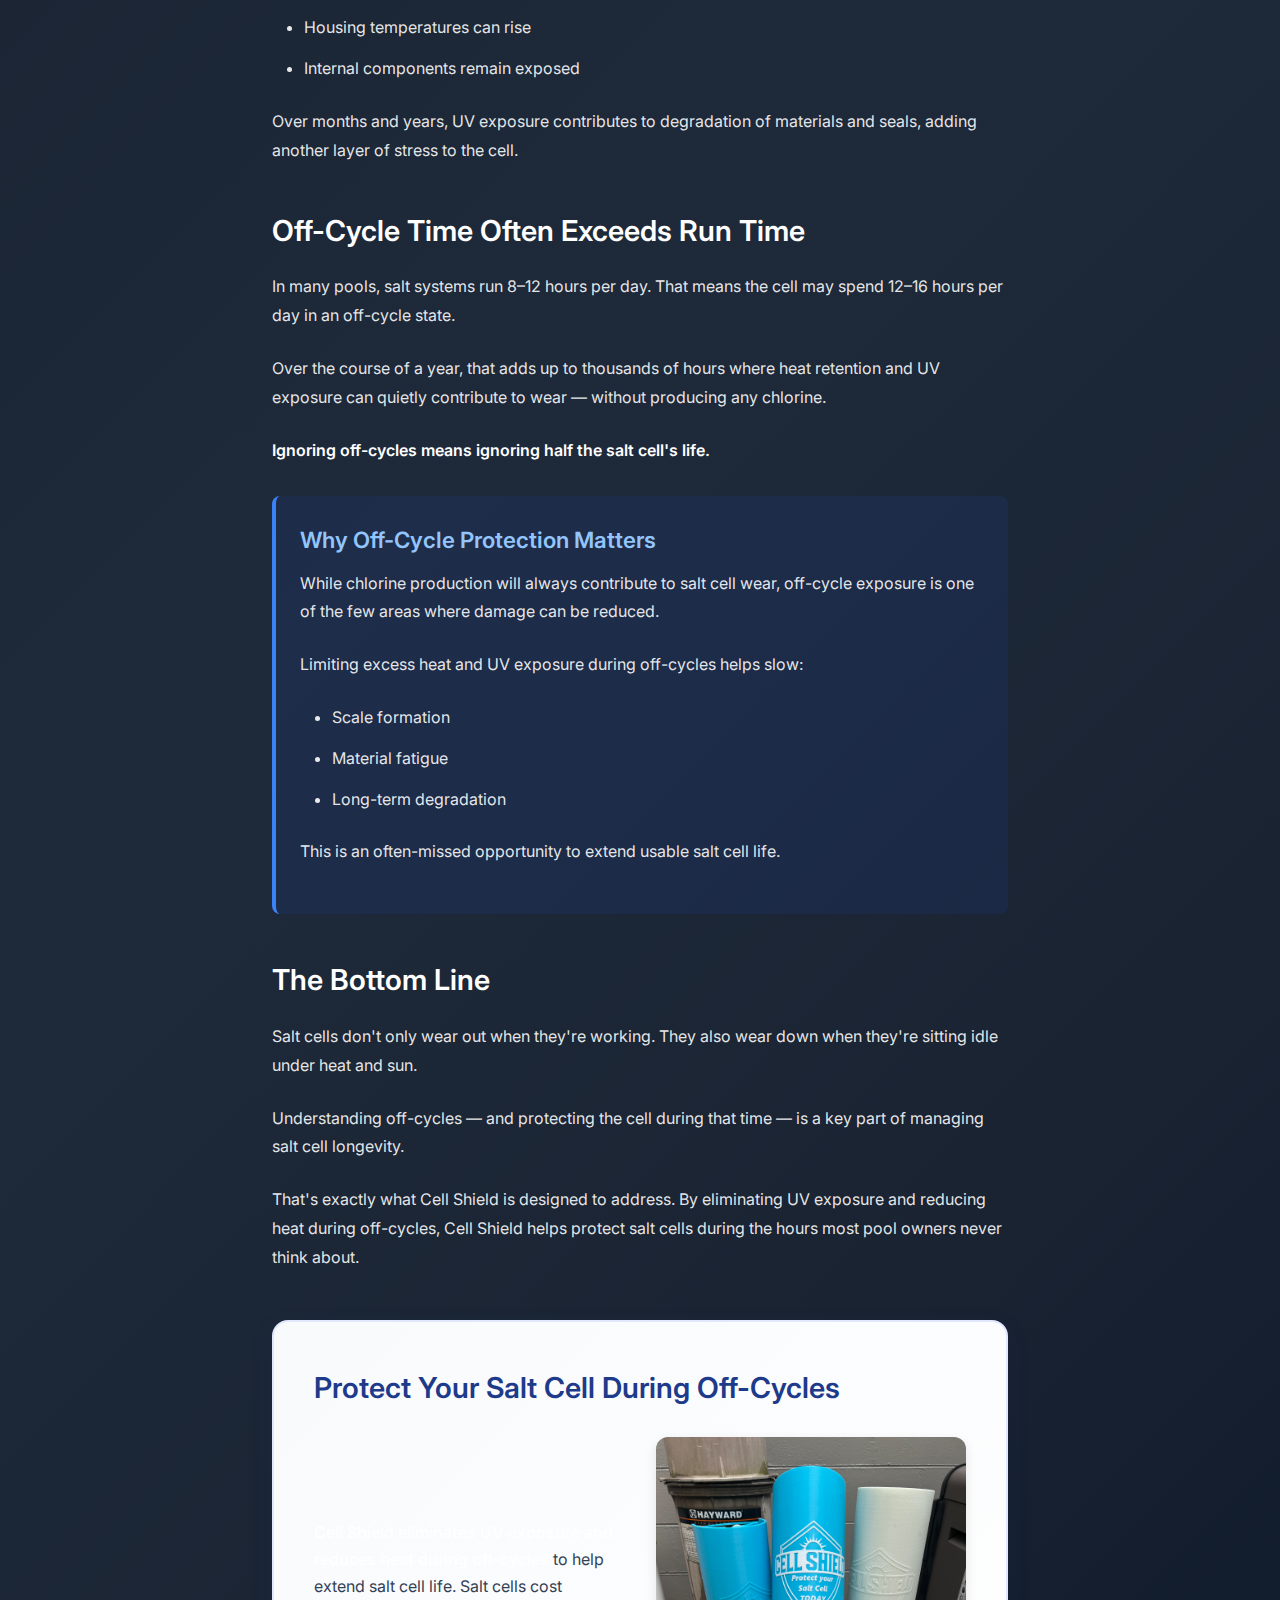
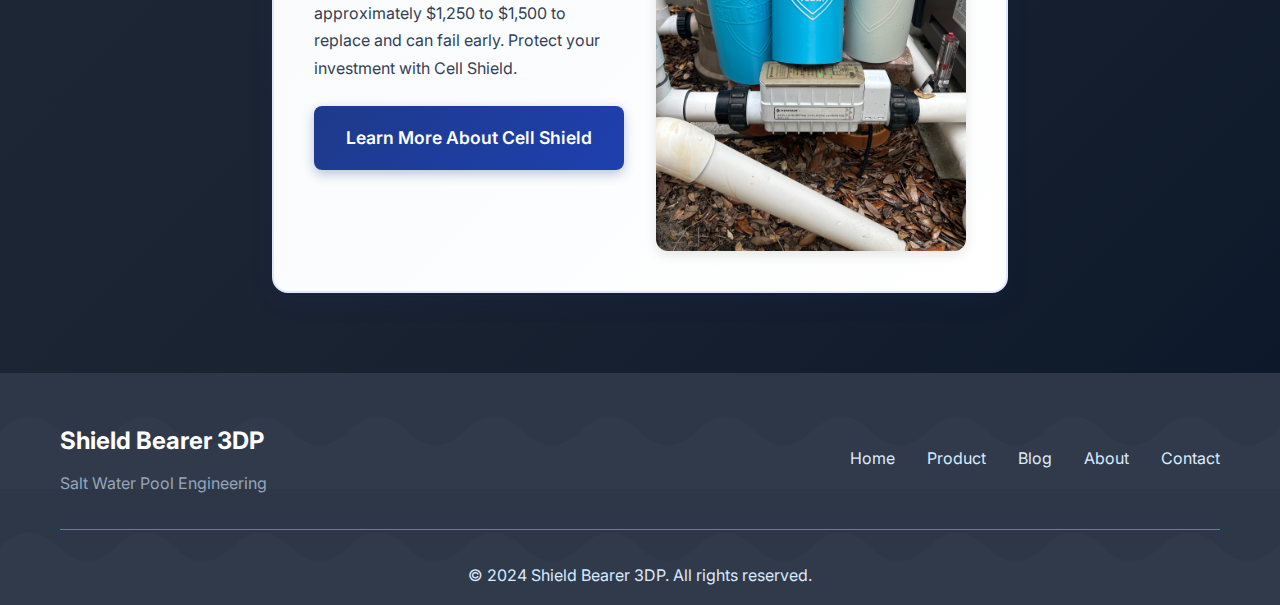
<file: blog/why-salt-cell-off-cycles-matter.html>
<!DOCTYPE html>
<html lang="en">
<head>
    <meta charset="UTF-8">
    <meta name="viewport" content="width=device-width, initial-scale=1.0">
    <title>Why Salt Cell Off-Cycles Matter More Than You Think | SB Pool Engineering</title>
    
    <!-- SEO Meta Tags -->
    <meta name="description" content="Learn why salt cell off-cycles matter more than you think. Discover how heat and UV exposure during off-cycles contribute to salt cell wear and how Cell Shield can help.">
    <meta name="keywords" content="salt cell off-cycles, salt cell wear, salt cell protection, heat retention, UV exposure, Cell Shield, salt cell lifespan">
    <meta name="author" content="SB Pool Engineering">
    <meta name="robots" content="index, follow">
    <link rel="canonical" href="https://www.shieldbearer3dp.com/blog/why-salt-cell-off-cycles-matter.html">
    
    <!-- Open Graph -->
    <meta property="og:title" content="Why Salt Cell Off-Cycles Matter More Than You Think">
    <meta property="og:description" content="Learn why salt cell off-cycles matter more than you think. Discover how heat and UV exposure during off-cycles contribute to salt cell wear.">
    <meta property="og:type" content="article">
    <meta property="og:url" content="https://www.shieldbearer3dp.com/blog/why-salt-cell-off-cycles-matter.html">
    
    <!-- Structured Data -->
    <script type="application/ld+json">
    {
        "@context": "https://schema.org",
        "@type": "BlogPosting",
        "headline": "Why Salt Cell Off-Cycles Matter More Than You Think",
        "description": "Learn why salt cell off-cycles matter more than you think. Discover how heat and UV exposure during off-cycles contribute to salt cell wear and how Cell Shield can help.",
        "image": "https://www.shieldbearer3dp.com/cellshield.png",
        "author": {
            "@type": "Organization",
            "name": "SB Pool Engineering"
        },
        "publisher": {
            "@type": "Organization",
            "name": "SB Pool Engineering",
            "logo": {
                "@type": "ImageObject",
                "url": "https://www.shieldbearer3dp.com/cellshield.png"
            }
        },
        "datePublished": "2024-12-15",
        "dateModified": "2024-12-15",
        "mainEntityOfPage": {
            "@type": "WebPage",
            "@id": "https://www.shieldbearer3dp.com/blog/why-salt-cell-off-cycles-matter.html"
        }
    }
    </script>
    
    <link rel="stylesheet" href="../styles.css">
    <link href="https://fonts.googleapis.com/css2?family=Inter:wght@300;400;500;600;700&family=Poppins:wght@300;400;500;600;700;800&display=swap" rel="stylesheet">
    <link rel="stylesheet" href="https://cdnjs.cloudflare.com/ajax/libs/font-awesome/6.0.0/css/all.min.css">
    
    <style>
        .blog-container {
            max-width: 800px;
            margin: 0 auto;
            padding: 2rem;
            line-height: 1.8;
        }
        .blog-header {
            margin-bottom: 2rem;
        }
        .blog-title {
            font-size: 2.5rem;
            font-weight: 700;
            color: white;
            margin-bottom: 1rem;
            line-height: 1.2;
        }
        .blog-meta {
            color: rgba(255, 255, 255, 0.8);
            font-size: 0.9rem;
            margin-bottom: 2rem;
        }
        .blog-content h2 {
            font-size: 1.8rem;
            color: white;
            margin-top: 2.5rem;
            margin-bottom: 1rem;
            font-weight: 600;
        }
        .blog-content h3 {
            font-size: 1.4rem;
            color: rgba(255, 255, 255, 0.95);
            margin-top: 2rem;
            margin-bottom: 1rem;
            font-weight: 600;
        }
        .blog-content p {
            margin-bottom: 1.5rem;
            color: rgba(255, 255, 255, 0.9);
        }
        .blog-content ul, .blog-content ol {
            margin-bottom: 1.5rem;
            padding-left: 2rem;
        }
        .blog-content li {
            margin-bottom: 0.75rem;
            color: rgba(255, 255, 255, 0.9);
        }
        .blog-content strong {
            color: white;
            font-weight: 600;
        }
        .highlight-box {
            background: rgba(30, 58, 138, 0.2);
            border-left: 4px solid #3b82f6;
            border-radius: 8px;
            padding: 1.5rem;
            margin: 2rem 0;
        }
        .highlight-box h3 {
            color: #93c5fd;
            margin-top: 0;
            margin-bottom: 0.5rem;
        }
        .highlight-box p {
            color: rgba(255, 255, 255, 0.9);
        }
        .highlight-box li {
            color: rgba(255, 255, 255, 0.9);
        }
        .product-showcase {
            background: linear-gradient(135deg, #f8fafc 0%, #ffffff 100%);
            border: 2px solid #e0e7ff;
            border-radius: 16px;
            padding: 2.5rem;
            margin: 3rem 0;
            box-shadow: 0 8px 25px rgba(30, 58, 138, 0.1);
        }
        .product-showcase h3 {
            color: #1e3a8a;
            margin-top: 0;
            margin-bottom: 1.5rem;
            font-size: 1.8rem;
        }
        .product-showcase-content {
            display: grid;
            grid-template-columns: 1fr 1fr;
            gap: 2rem;
            align-items: center;
        }
        .product-showcase-image {
            position: relative;
            border-radius: 12px;
            overflow: hidden;
            box-shadow: 0 4px 12px rgba(0,0,0,0.1);
        }
        .product-showcase-image img {
            width: 100%;
            height: auto;
            display: block;
        }
        .product-showcase-info {
            display: flex;
            flex-direction: column;
        }
        .product-showcase-info p {
            margin-bottom: 1.5rem;
            color: #334155;
            line-height: 1.7;
        }
        .product-showcase-btn {
            background: linear-gradient(135deg, #1e3a8a 0%, #1e40af 100%);
            color: white;
            padding: 1rem 2rem;
            border: none;
            border-radius: 8px;
            font-size: 1.1rem;
            font-weight: 600;
            cursor: pointer;
            text-decoration: none;
            display: inline-block;
            text-align: center;
            transition: all 0.3s ease;
            box-shadow: 0 4px 12px rgba(30, 58, 138, 0.3);
        }
        .product-showcase-btn:hover {
            transform: translateY(-2px);
            box-shadow: 0 6px 20px rgba(30, 58, 138, 0.4);
            background: linear-gradient(135deg, #1e40af 0%, #2563eb 100%);
        }
        .back-link {
            display: inline-block;
            color: rgba(255, 255, 255, 0.9);
            text-decoration: none;
            margin-bottom: 2rem;
            font-weight: 500;
        }
        .back-link:hover {
            text-decoration: underline;
            color: white;
        }
        @media (max-width: 768px) {
            .blog-container {
                padding: 1rem;
            }
            .blog-title {
                font-size: 1.75rem;
                line-height: 1.3;
            }
            .blog-content h2 {
                font-size: 1.5rem;
                margin-top: 2rem;
            }
            .blog-content h3 {
                font-size: 1.25rem;
            }
            .product-showcase {
                padding: 1.5rem;
                margin: 2rem 0;
            }
            .product-showcase-content {
                grid-template-columns: 1fr;
            }
        }
    </style>
</head>
<body>
    <!-- Navigation -->
    <nav class="navbar">
        <div class="nav-container">
            <div class="nav-logo">
                <a href="../index.html" style="display: flex; align-items: center; text-decoration: none; color: inherit;">
                    <img src="../cellshield.png" alt="Cell Shield Logo" class="logo-image">
                </a>
            </div>
            <ul class="nav-menu">
                <li class="nav-item">
                    <a href="../index.html#home" class="nav-link">Home</a>
                </li>
                <li class="nav-item">
                    <a href="../index.html#product" class="nav-link">Product</a>
                </li>
                <li class="nav-item">
                    <a href="../index.html#about" class="nav-link">About</a>
                </li>
                <li class="nav-item">
                    <a href="index.html" class="nav-link">Blog</a>
                </li>
                <li class="nav-item">
                    <a href="../index.html#contact" class="nav-link">Contact</a>
                </li>
            </ul>
            <div class="hamburger">
                <span class="bar"></span>
                <span class="bar"></span>
                <span class="bar"></span>
            </div>
        </div>
    </nav>

    <div class="blog-container">
        <a href="index.html" class="back-link"><i class="fas fa-arrow-left"></i> Back to Blog</a>
        
        <div class="blog-header">
            <h1 class="blog-title">Why Salt Cell Off-Cycles Matter More Than You Think</h1>
            <div class="blog-meta">
                <span><i class="far fa-calendar"></i> December 15, 2024</span>
                <span style="margin-left: 1rem;"><i class="far fa-clock"></i> 7 min read</span>
            </div>
        </div>

        <div class="blog-content">
            <p>Most pool owners focus on what happens when their salt system is running. Chlorine output, pump speed, and water balance get most of the attention.</p>

            <p>What's often overlooked is what happens when the system is not running.</p>

            <p>In reality, off-cycles play a critical role in salt cell wear and lifespan, and they are one of the least understood aspects of salt chlorine generation.</p>

            <h2>Salt Cells Don't "Rest" When the System Is Off</h2>

            <p>When a salt system shuts off, chlorine production stops — but environmental stress does not.</p>

            <p>During off-cycles:</p>

            <ul>
                <li>Water is no longer flowing through the cell</li>
                <li>Heat can become trapped inside the housing</li>
                <li>The cell remains exposed to ambient temperatures and sunlight</li>
                <li>Residual moisture and chemistry remain on the diodes</li>
            </ul>

            <p>This creates conditions where heat buildup and UV exposure can quietly continue, even though the system appears idle.</p>

            <h2>Trapped Heat Accelerates Wear</h2>

            <p>Salt cells generate heat during normal operation. When water flow stops, that heat does not instantly dissipate.</p>

            <p>Repeated cycles of:</p>

            <ul>
                <li>Heating during operation</li>
                <li>Heat retention during off-cycles</li>
                <li>Cooling and reheating</li>
            </ul>

            <p>Create thermal stress that accelerates material fatigue and scaling over time.</p>

            <p>This process occurs day after day, often unnoticed.</p>

            <h2>UV Exposure Is an Overlooked Factor</h2>

            <p>Many salt cells are installed outdoors in direct sunlight.</p>

            <p>Even when the system is off:</p>

            <ul>
                <li>UV exposure continues</li>
                <li>Housing temperatures can rise</li>
                <li>Internal components remain exposed</li>
            </ul>

            <p>Over months and years, UV exposure contributes to degradation of materials and seals, adding another layer of stress to the cell.</p>

            <h2>Off-Cycle Time Often Exceeds Run Time</h2>

            <p>In many pools, salt systems run 8–12 hours per day. That means the cell may spend 12–16 hours per day in an off-cycle state.</p>

            <p>Over the course of a year, that adds up to thousands of hours where heat retention and UV exposure can quietly contribute to wear — without producing any chlorine.</p>

            <p><strong>Ignoring off-cycles means ignoring half the salt cell's life.</strong></p>

            <div class="highlight-box">
                <h3>Why Off-Cycle Protection Matters</h3>
                <p>While chlorine production will always contribute to salt cell wear, off-cycle exposure is one of the few areas where damage can be reduced.</p>
                <p>Limiting excess heat and UV exposure during off-cycles helps slow:</p>
                <ul>
                    <li>Scale formation</li>
                    <li>Material fatigue</li>
                    <li>Long-term degradation</li>
                </ul>
                <p>This is an often-missed opportunity to extend usable salt cell life.</p>
            </div>

            <h2>The Bottom Line</h2>

            <p>Salt cells don't only wear out when they're working. They also wear down when they're sitting idle under heat and sun.</p>

            <p>Understanding off-cycles — and protecting the cell during that time — is a key part of managing salt cell longevity.</p>

            <p>That's exactly what Cell Shield is designed to address. By eliminating UV exposure and reducing heat during off-cycles, Cell Shield helps protect salt cells during the hours most pool owners never think about.</p>

            <div class="product-showcase">
                <h3>Protect Your Salt Cell During Off-Cycles</h3>
                <div class="product-showcase-content">
                    <div class="product-showcase-info">
                        <p><strong>Cell Shield eliminates UV exposure and reduces heat during off-cycles</strong> to help extend salt cell life. Salt cells cost approximately $1,250 to $1,500 to replace and can fail early. Protect your investment with Cell Shield.</p>
                        <a href="../index.html#product" class="product-showcase-btn">Learn More About Cell Shield</a>
                    </div>
                    <div class="product-showcase-image">
                        <img src="../poolproduct2.jpg" alt="Cell Shield Product">
                    </div>
                </div>
            </div>
        </div>
    </div>

    <!-- Footer -->
    <footer class="footer">
        <div class="container">
            <div class="footer-content">
                <div class="footer-logo">
                    <h3>Shield Bearer 3DP</h3>
                    <p>Salt Water Pool Engineering</p>
                </div>
                <div class="footer-links">
                    <a href="../index.html#home">Home</a>
                    <a href="../index.html#product">Product</a>
                    <a href="index.html">Blog</a>
                    <a href="../index.html#about">About</a>
                    <a href="../index.html#contact">Contact</a>
                </div>
            </div>
            <div class="footer-bottom">
                <p>&copy; 2024 Shield Bearer 3DP. All rights reserved.</p>
            </div>
        </div>
    </footer>

    <script src="../script.js"></script>
</body>
</html>
</file>
<file: styles.css>
/* Reset and Base Styles */
* {
    margin: 0;
    padding: 0;
    box-sizing: border-box;
}

body {
    font-family: 'Inter', -apple-system, BlinkMacSystemFont, 'Segoe UI', 'Roboto', 'Oxygen', 'Ubuntu', 'Cantarell', sans-serif;
    line-height: 1.7;
    color: #1a202c;
    overflow-x: hidden;
    background: linear-gradient(135deg, #0a1628 0%, #1a2332 25%, #1e2a3a 50%, #1a2332 75%, #0a1628 100%);
    min-height: 100vh;
    font-size: 16px;
    font-weight: 400;
    -webkit-font-smoothing: antialiased;
    -moz-osx-font-smoothing: grayscale;
}

.container {
    max-width: 1200px;
    margin: 0 auto;
    padding: 0 20px;
}

/* Navigation */
.navbar {
    position: fixed;
    top: 0;
    width: 100%;
    background: rgba(26, 35, 50, 0.85);
    backdrop-filter: blur(20px);
    z-index: 1000;
    transition: all 0.3s ease;
    border-bottom: 2px solid rgba(255, 255, 255, 0.1);
    box-shadow: 0 8px 32px rgba(0, 0, 0, 0.2);
}

.nav-container {
    max-width: 1200px;
    margin: 0 auto;
    padding: 0 20px;
    display: flex;
    justify-content: space-between;
    align-items: center;
    height: 65px;
}

.nav-logo {
    display: flex;
    align-items: center;
    gap: 1rem;
}

.logo-image {
    height: 45px;
    width: auto;
    filter: drop-shadow(0 2px 8px rgba(30, 58, 138, 0.3));
    background: transparent;
    background-color: transparent;
}

.nav-logo h2 {
    background: linear-gradient(135deg, #2d3748 0%, #4a5568 50%, #718096 100%);
    -webkit-background-clip: text;
    -webkit-text-fill-color: transparent;
    background-clip: text;
    font-weight: 700;
    font-size: 1.375rem;
    font-family: 'Inter', sans-serif;
    letter-spacing: -0.025em;
}

.nav-menu {
    display: flex;
    list-style: none;
    gap: 1.5rem;
}

.nav-link {
    text-decoration: none;
    color: rgba(255, 255, 255, 0.9);
    font-weight: 500;
    font-size: 0.875rem;
    transition: all 0.2s cubic-bezier(0.4, 0, 0.2, 1);
    position: relative;
    padding: 0.5rem 0.75rem;
    display: block;
    border-radius: 8px;
}

.nav-link:hover {
    color: white;
    background: rgba(255, 255, 255, 0.1);
    transform: translateY(-1px);
}

.nav-link::after {
    content: '';
    position: absolute;
    width: 0;
    height: 2px;
    bottom: 4px;
    left: 50%;
    transform: translateX(-50%);
    background: rgba(255, 255, 255, 0.8);
    transition: all 0.3s cubic-bezier(0.4, 0, 0.2, 1);
    border-radius: 1px;
}

.nav-link:hover::after {
    width: 60%;
}

.hamburger {
    display: none;
    flex-direction: column;
    cursor: pointer;
}

.bar {
    width: 25px;
    height: 3px;
    background-color: #333;
    margin: 3px 0;
    transition: 0.3s;
}

/* Hero Section */
.hero {
    background: linear-gradient(rgba(0, 0, 0, 0.4), rgba(0, 0, 0, 0.4)), 
                url('https://images.unsplash.com/photo-1571896349842-33c89424de2d?ixlib=rb-4.0.3&auto=format&fit=crop&w=2070&q=80');
    background-size: cover;
    background-position: center;
    background-attachment: fixed;
    min-height: auto;
    padding-top: 65px;
    padding-bottom: 3rem;
    display: flex;
    align-items: center;
    color: white;
    position: relative;
    overflow: hidden;
}

.hero::before {
    content: '';
    position: absolute;
    top: 0;
    left: 0;
    right: 0;
    bottom: 0;
    background: url('data:image/svg+xml,<svg xmlns="http://www.w3.org/2000/svg" viewBox="0 0 1200 800"><defs><pattern id="pool" x="0" y="0" width="200" height="200" patternUnits="userSpaceOnUse"><rect width="200" height="200" fill="%23ffffff" opacity="0.05"/><circle cx="100" cy="100" r="80" fill="none" stroke="%23ffffff" stroke-width="2" opacity="0.1"/><circle cx="100" cy="100" r="40" fill="none" stroke="%23ffffff" stroke-width="1" opacity="0.15"/></pattern></defs><rect width="1200" height="800" fill="url(%23pool)"/><path d="M0,400 Q300,300 600,400 T1200,400 L1200,800 L0,800 Z" fill="%23ffffff" opacity="0.1"/></svg>');
    opacity: 0.4;
}

.hero::after {
    content: '';
    position: absolute;
    top: 0;
    left: 0;
    right: 0;
    bottom: 0;
    background: url('data:image/svg+xml,<svg xmlns="http://www.w3.org/2000/svg" viewBox="0 0 1000 1000"><defs><radialGradient id="water" cx="50%" cy="50%"><stop offset="0%" stop-color="%23ffffff" stop-opacity="0.2"/><stop offset="100%" stop-color="%23ffffff" stop-opacity="0"/></radialGradient></defs><circle cx="200" cy="200" r="150" fill="url(%23water)"/><circle cx="800" cy="300" r="200" fill="url(%23water)"/><circle cx="400" cy="700" r="180" fill="url(%23water)"/><circle cx="900" cy="700" r="120" fill="url(%23water)"/></svg>');
    opacity: 0.3;
}

.hero-container {
    max-width: 1000px;
    margin: 0 auto;
    padding: 2.5rem 20px;
    display: flex;
    flex-direction: column;
    align-items: center;
    justify-content: center;
    text-align: center;
    position: relative;
    z-index: 1;
}

.hero-title {
    font-size: 4rem;
    font-weight: 600;
    margin-bottom: 1.5rem;
    line-height: 1.2;
    text-shadow: 0 4px 8px rgba(0, 0, 0, 0.3);
    color: white;
    font-family: 'Playfair Display', serif;
    letter-spacing: 0.01em;
    animation: titleFadeIn 2s ease-in-out forwards;
    max-width: 900px;
}

@keyframes titleFadeIn {
    0% {
        color: #87ceeb; /* Light blue */
        text-shadow: 0 4px 8px rgba(0, 0, 0, 0.3),
                     0 0 20px rgba(135, 206, 235, 0.6);
    }
    100% {
        color: white;
        text-shadow: 0 4px 8px rgba(0, 0, 0, 0.3);
    }
}

.hero-subtitle {
    font-size: 1.25rem;
    margin-bottom: 2rem;
    opacity: 0.95;
    line-height: 1.7;
    color: white;
    font-weight: 600;
    max-width: 850px;
    text-shadow: 0 2px 4px rgba(0, 0, 0, 0.3);
}

.hero-subtitle strong {
    font-weight: 700;
}

.hero-content {
    width: 100%;
    display: flex;
    flex-direction: column;
    align-items: center;
    text-align: center;
}

.hero-buttons {
    display: flex;
    gap: 1rem;
    flex-wrap: wrap;
    justify-content: center;
}

.hero-image {
    display: flex;
    justify-content: center;
    align-items: center;
}

.hero-placeholder {
    width: 300px;
    height: 300px;
    background: rgba(255, 255, 255, 0.15);
    border-radius: 20px;
    display: flex;
    flex-direction: column;
    justify-content: center;
    align-items: center;
    backdrop-filter: blur(15px);
    border: 2px solid rgba(255, 255, 255, 0.3);
    box-shadow: 0 8px 32px rgba(0, 0, 0, 0.1);
}

.hero-logo-container {
    display: flex;
    justify-content: center;
    align-items: center;
    width: 100%;
    height: 100%;
}

.hero-main-logo {
    height: 350px;
    width: auto;
    max-width: 450px;
    filter: drop-shadow(0 8px 32px rgba(255, 255, 255, 0.4));
    background: transparent;
    background-color: transparent;
    transform-style: preserve-3d;
    backface-visibility: visible;
}

@keyframes logoRotate {
    0% {
        transform: perspective(1000px) rotateY(0deg);
    }
    100% {
        transform: perspective(1000px) rotateY(360deg);
    }
}

@keyframes logoGlow {
    0% {
        filter: drop-shadow(0 8px 32px rgba(255, 255, 255, 0.4));
    }
    100% {
        filter: drop-shadow(0 8px 40px rgba(255, 255, 255, 0.6));
    }
}

.hero-placeholder i {
    font-size: 4rem;
    margin-bottom: 1rem;
    opacity: 0.8;
}

/* Buttons */
.btn {
    display: inline-flex;
    align-items: center;
    justify-content: center;
    gap: 0.5rem;
    padding: 0.875rem 1.75rem;
    border-radius: 10px;
    text-decoration: none;
    font-weight: 600;
    font-size: 0.9375rem;
    transition: all 0.2s cubic-bezier(0.4, 0, 0.2, 1);
    border: none;
    cursor: pointer;
    position: relative;
    overflow: hidden;
    white-space: nowrap;
    text-align: center;
    min-width: 140px;
    font-family: 'Inter', sans-serif;
}

.btn::before {
    content: '';
    position: absolute;
    top: 0;
    left: -100%;
    width: 100%;
    height: 100%;
    background: linear-gradient(90deg, transparent, rgba(255, 255, 255, 0.2), transparent);
    transition: left 0.5s;
}

.btn:hover::before {
    left: 100%;
}

.btn-primary {
    background: #2d3748;
    color: white;
    box-shadow: 0 4px 12px rgba(45, 55, 72, 0.15);
    border: 1px solid transparent;
}

.btn-primary::before {
    content: '';
    position: absolute;
    top: 0;
    left: -100%;
    width: 100%;
    height: 100%;
    background: linear-gradient(90deg, transparent, rgba(255, 255, 255, 0.3), transparent);
    transition: left 0.5s;
}

.btn-primary:hover::before {
    left: 100%;
}

.btn-primary:hover {
    background: #1a202c;
    transform: translateY(-2px);
    box-shadow: 0 8px 20px rgba(45, 55, 72, 0.25);
}

.btn-secondary {
    background: transparent;
    color: #2d3748;
    border: 2px solid #e2e8f0;
    position: relative;
    overflow: hidden;
}

.btn-secondary::before {
    content: '';
    position: absolute;
    top: 0;
    left: -100%;
    width: 100%;
    height: 100%;
    background: linear-gradient(90deg, transparent, rgba(255, 255, 255, 0.2), transparent);
    transition: left 0.5s;
}

.btn-secondary:hover::before {
    left: 100%;
}

.btn-secondary:hover {
    background: #f7fafc;
    border-color: #cbd5e0;
    transform: translateY(-1px);
    box-shadow: 0 4px 12px rgba(0, 0, 0, 0.1);
}

.btn-buy-now {
    background: linear-gradient(135deg, #10b981 0%, #059669 100%);
    color: white;
    border: 2px solid #10b981;
    box-shadow: 0 6px 20px rgba(16, 185, 129, 0.4);
    font-weight: 700;
    font-size: 1.125rem;
    padding: 1rem 2.5rem;
    position: relative;
    overflow: hidden;
    animation: pulse-glow 2s ease-in-out infinite;
}

.btn-buy-now::before {
    content: '';
    position: absolute;
    top: 0;
    left: -100%;
    width: 100%;
    height: 100%;
    background: linear-gradient(90deg, transparent, rgba(255, 255, 255, 0.4), transparent);
    transition: left 0.5s;
}

.btn-buy-now:hover::before {
    left: 100%;
}

.btn-buy-now:hover {
    background: linear-gradient(135deg, #059669 0%, #047857 100%);
    transform: translateY(-3px) scale(1.05);
    box-shadow: 0 10px 30px rgba(16, 185, 129, 0.6);
}

@keyframes pulse-glow {
    0%, 100% {
        box-shadow: 0 6px 20px rgba(16, 185, 129, 0.4);
    }
    50% {
        box-shadow: 0 8px 25px rgba(16, 185, 129, 0.6);
    }
}

/* Why Salt Cells Fail Section */
.why-salt-cells-fail-section {
    padding: 100px 0;
    background: linear-gradient(135deg, #1a2332 0%, #243447 30%, #2a3d52 50%, #243447 70%, #1a2332 100%);
    position: relative;
    overflow: hidden;
    color: white;
}

.why-salt-cells-fail-section::before {
    content: '';
    position: absolute;
    top: 0;
    left: 0;
    right: 0;
    bottom: 0;
    background-image: 
        radial-gradient(circle at 20% 80%, rgba(59, 130, 246, 0.08) 0%, transparent 50%),
        radial-gradient(circle at 80% 20%, rgba(220, 38, 38, 0.06) 0%, transparent 50%);
    pointer-events: none;
}

.why-salt-cells-fail-section .section-header h2 {
    color: white;
}

.why-salt-cells-fail-content {
    max-width: 900px;
    margin: 0 auto;
    padding: 2.5rem;
    background: rgba(255, 255, 255, 0.08);
    border-radius: 16px;
    box-shadow: 0 10px 40px rgba(0, 0, 0, 0.25), 0 4px 16px rgba(0, 0, 0, 0.15), inset 0 1px 0 rgba(255, 255, 255, 0.1);
    position: relative;
    z-index: 1;
    backdrop-filter: blur(15px);
    border: 1px solid rgba(255, 255, 255, 0.15);
}

.why-salt-cells-fail-content p {
    font-size: 1.125rem;
    color: rgba(255, 255, 255, 0.9);
    line-height: 1.8;
    margin-bottom: 1.5rem;
    font-weight: 400;
}

.why-salt-cells-fail-content p:last-child {
    margin-bottom: 0;
}

/* What CellShield Does Section */
.what-cellshield-does-section {
    padding: 100px 0;
    background: linear-gradient(135deg, #1e2a3a 0%, #2a3d52 30%, #2d4558 50%, #2a3d52 70%, #1e2a3a 100%);
    position: relative;
    overflow: hidden;
    color: white;
}

.what-cellshield-does-section::before {
    content: '';
    position: absolute;
    top: 0;
    left: 0;
    right: 0;
    bottom: 0;
    background-image: 
        radial-gradient(circle at 30% 20%, rgba(59, 130, 246, 0.08) 0%, transparent 50%),
        radial-gradient(circle at 70% 80%, rgba(220, 38, 38, 0.06) 0%, transparent 50%);
    pointer-events: none;
}

.what-cellshield-does-section .section-header h2 {
    color: white;
}

.what-cellshield-does-content {
    max-width: 900px;
    margin: 0 auto;
    padding: 2.5rem;
    background: rgba(255, 255, 255, 0.08);
    border-radius: 16px;
    box-shadow: 0 10px 40px rgba(0, 0, 0, 0.25), 0 4px 16px rgba(0, 0, 0, 0.15), inset 0 1px 0 rgba(255, 255, 255, 0.1);
    position: relative;
    z-index: 1;
    backdrop-filter: blur(15px);
    border: 1px solid rgba(255, 255, 255, 0.15);
    text-align: center;
}

.what-cellshield-does-content .primary-copy {
    font-size: 1.375rem;
    color: white;
    line-height: 1.8;
    margin-bottom: 1.5rem;
    font-weight: 600;
}

.what-cellshield-does-content .clarifier-line {
    font-size: 1rem;
    color: rgba(255, 255, 255, 0.7);
    line-height: 1.6;
    font-style: italic;
    margin-bottom: 0;
}

/* Proof Section */
.proof-section {
    padding: 100px 0;
    background: linear-gradient(135deg, #243447 0%, #2a3d52 30%, #2d4558 50%, #2a3d52 70%, #243447 100%);
    position: relative;
    overflow: hidden;
    color: white;
}

.proof-section::before {
    content: '';
    position: absolute;
    top: 0;
    left: 0;
    right: 0;
    bottom: 0;
    background-image: 
        radial-gradient(circle at 20% 80%, rgba(59, 130, 246, 0.08) 0%, transparent 50%),
        radial-gradient(circle at 80% 20%, rgba(220, 38, 38, 0.06) 0%, transparent 50%);
    pointer-events: none;
}

.proof-section .section-header h2 {
    color: white;
}

.proof-content {
    max-width: 900px;
    margin: 0 auto;
    padding: 2.5rem;
    background: rgba(255, 255, 255, 0.08);
    border-radius: 16px;
    box-shadow: 0 10px 40px rgba(0, 0, 0, 0.25), 0 4px 16px rgba(0, 0, 0, 0.15), inset 0 1px 0 rgba(255, 255, 255, 0.1);
    position: relative;
    z-index: 1;
    backdrop-filter: blur(15px);
    border: 1px solid rgba(255, 255, 255, 0.15);
    text-align: center;
}

.proof-content p {
    font-size: 1.25rem;
    color: white;
    line-height: 1.8;
    font-weight: 500;
    margin: 0;
}

/* Product Section */
.product-section {
    padding: 100px 0;
    background: linear-gradient(135deg, #1e2a3a 0%, #2a3d52 30%, #2d4558 50%, #2a3d52 70%, #1e2a3a 100%);
    position: relative;
    overflow: hidden;
    color: white;
}

.product-section .section-header h2 {
    color: white;
}

.product-section::before {
    content: '';
    position: absolute;
    top: 0;
    left: 0;
    right: 0;
    bottom: 0;
    background-image: 
        radial-gradient(circle at 20% 80%, rgba(59, 130, 246, 0.1) 0%, transparent 50%),
        radial-gradient(circle at 80% 20%, rgba(147, 197, 253, 0.1) 0%, transparent 50%),
        radial-gradient(circle at 40% 40%, rgba(219, 234, 254, 0.1) 0%, transparent 50%);
    pointer-events: none;
}

.product-section::before {
    content: '';
    position: absolute;
    top: 0;
    left: 0;
    right: 0;
    bottom: 0;
    background: url('data:image/svg+xml,<svg xmlns="http://www.w3.org/2000/svg" viewBox="0 0 1200 600"><defs><pattern id="waterDrops" x="0" y="0" width="100" height="100" patternUnits="userSpaceOnUse"><circle cx="50" cy="50" r="3" fill="%233b82f6" opacity="0.1"/><circle cx="20" cy="20" r="2" fill="%233b82f6" opacity="0.08"/><circle cx="80" cy="30" r="2.5" fill="%233b82f6" opacity="0.06"/></pattern></defs><rect width="1200" height="600" fill="url(%23waterDrops)"/></svg>');
    opacity: 0.3;
}

.section-header {
    text-align: center;
    margin-bottom: 4rem;
}

.section-header h2 {
    font-size: 2.75rem;
    font-weight: 700;
    color: white;
    margin-bottom: 1rem;
    position: relative;
    display: inline-block;
    font-family: 'Inter', sans-serif;
    letter-spacing: -0.025em;
    line-height: 1.2;
}

.section-header h2::after {
    content: '';
    position: absolute;
    bottom: -8px;
    left: 50%;
    transform: translateX(-50%);
    width: 60px;
    height: 3px;
    background: #2d3748;
    border-radius: 2px;
}

.section-header p {
    font-size: 1.125rem;
    color: rgba(255, 255, 255, 0.8);
    font-weight: 600;
    margin-top: 1rem;
    line-height: 1.6;
}

/* Product Content Section */
.product-content {
    max-width: 900px;
    margin: 0 auto 3rem;
    padding: 2.5rem;
    background: rgba(255, 255, 255, 0.08);
    border-radius: 16px;
    box-shadow: 0 10px 40px rgba(0, 0, 0, 0.25), 0 4px 16px rgba(0, 0, 0, 0.15), inset 0 1px 0 rgba(255, 255, 255, 0.1);
    position: relative;
    z-index: 1;
    backdrop-filter: blur(15px);
    border: 1px solid rgba(255, 255, 255, 0.15);
}

.product-content h3 {
    font-size: 1.75rem;
    font-weight: 700;
    color: white;
    margin-bottom: 1rem;
    margin-top: 2rem;
    line-height: 1.3;
    font-family: 'Inter', sans-serif;
    letter-spacing: -0.02em;
}

.product-content h3:first-child {
    margin-top: 0;
}

.product-content p {
    font-size: 1.0625rem;
    color: rgba(255, 255, 255, 0.9);
    line-height: 1.8;
    margin-bottom: 1.5rem;
    font-weight: 400;
}

.product-content p:last-child {
    margin-bottom: 0;
}

/* Salt Cell Failure Section */
.salt-cell-failure-section {
    max-width: 1000px;
    margin: 0 auto 3rem;
    position: relative;
    z-index: 1;
}

.salt-cell-failure-content {
    padding: 3rem;
    background: rgba(255, 255, 255, 0.08);
    border-radius: 20px;
    box-shadow: 0 10px 40px rgba(0, 0, 0, 0.25), 0 4px 16px rgba(0, 0, 0, 0.15), inset 0 1px 0 rgba(255, 255, 255, 0.1);
    backdrop-filter: blur(15px);
    border: 1px solid rgba(255, 255, 255, 0.15);
}

.failure-main-title {
    font-size: 2.25rem;
    font-weight: 700;
    color: white;
    margin-bottom: 1rem;
    text-align: center;
    font-family: 'Inter', sans-serif;
    letter-spacing: -0.02em;
}

.failure-intro {
    font-size: 1.25rem;
    color: rgba(255, 255, 255, 0.9);
    text-align: center;
    margin-bottom: 2.5rem;
    font-weight: 500;
}

.failure-chain {
    display: flex;
    align-items: center;
    justify-content: center;
    flex-wrap: wrap;
    gap: 1rem;
    margin: 2.5rem 0;
    padding: 2rem;
    background: rgba(255, 255, 255, 0.05);
    border-radius: 16px;
    border: 1px solid rgba(255, 255, 255, 0.1);
}

.chain-item {
    padding: 1rem 1.5rem;
    background: linear-gradient(135deg, rgba(220, 38, 38, 0.2) 0%, rgba(185, 28, 28, 0.15) 100%);
    border: 2px solid rgba(220, 38, 38, 0.4);
    border-radius: 12px;
    min-width: 140px;
    text-align: center;
    transition: all 0.3s ease;
}

.chain-item:hover {
    transform: translateY(-2px);
    background: linear-gradient(135deg, rgba(220, 38, 38, 0.3) 0%, rgba(185, 28, 28, 0.25) 100%);
    border-color: rgba(220, 38, 38, 0.6);
    box-shadow: 0 4px 12px rgba(220, 38, 38, 0.3);
}

.chain-label {
    font-size: 1.125rem;
    font-weight: 700;
    color: white;
    letter-spacing: 0.05em;
}

.chain-arrow {
    color: rgba(255, 255, 255, 0.6);
    font-size: 1.5rem;
    display: flex;
    align-items: center;
}

.failure-explanation {
    font-size: 1.125rem;
    color: rgba(255, 255, 255, 0.85);
    text-align: center;
    margin: 2rem 0 2.5rem;
    line-height: 1.7;
    font-weight: 400;
}

.environmental-stress {
    margin-top: 3rem;
    padding-top: 2.5rem;
    border-top: 2px solid rgba(255, 255, 255, 0.15);
}

.stress-title {
    font-size: 1.75rem;
    font-weight: 700;
    color: white;
    margin-bottom: 2rem;
    text-align: center;
    font-family: 'Inter', sans-serif;
}

.stress-factors {
    display: grid;
    grid-template-columns: repeat(auto-fit, minmax(280px, 1fr));
    gap: 2rem;
    margin-top: 2rem;
}

.stress-factor {
    display: flex;
    gap: 1.25rem;
    padding: 1.5rem;
    background: rgba(255, 255, 255, 0.05);
    border-radius: 12px;
    border: 1px solid rgba(255, 255, 255, 0.1);
    transition: all 0.3s ease;
}

.stress-factor:hover {
    background: rgba(255, 255, 255, 0.08);
    transform: translateY(-3px);
    box-shadow: 0 8px 20px rgba(0, 0, 0, 0.2);
}

.stress-icon {
    flex-shrink: 0;
    width: 50px;
    height: 50px;
    display: flex;
    align-items: center;
    justify-content: center;
    background: linear-gradient(135deg, rgba(220, 38, 38, 0.2) 0%, rgba(185, 28, 28, 0.15) 100%);
    border-radius: 10px;
    color: rgba(255, 255, 255, 0.9);
    font-size: 1.5rem;
}

.stress-content h5 {
    font-size: 1.25rem;
    font-weight: 700;
    color: white;
    margin-bottom: 0.75rem;
    font-family: 'Inter', sans-serif;
}

.stress-content ul {
    list-style: none;
    padding: 0;
    margin: 0;
}

.stress-content ul li {
    font-size: 1rem;
    color: rgba(255, 255, 255, 0.8);
    line-height: 1.6;
    margin-bottom: 0.5rem;
    padding-left: 1.25rem;
    position: relative;
}

.stress-content ul li:before {
    content: '•';
    position: absolute;
    left: 0;
    color: rgba(220, 38, 38, 0.8);
    font-weight: bold;
    font-size: 1.2rem;
}

.stress-content ul li:last-child {
    margin-bottom: 0;
}

/* Mobile responsive styles for salt cell failure section */
@media (max-width: 768px) {
    .salt-cell-failure-content {
        padding: 2rem 1.5rem;
        margin: 0 15px 2rem;
    }
    
    .failure-main-title {
        font-size: 1.75rem;
        line-height: 1.2;
    }
    
    .failure-intro {
        font-size: 1.125rem;
        margin-bottom: 2rem;
    }
    
    .failure-chain {
        flex-direction: column;
        gap: 0.75rem;
        padding: 1.5rem 1rem;
    }
    
    .chain-arrow {
        transform: rotate(90deg);
        margin: 0.25rem 0;
    }
    
    .chain-item {
        min-width: 100%;
        padding: 0.875rem 1.25rem;
    }
    
    .chain-label {
        font-size: 1rem;
    }
    
    .failure-explanation {
        font-size: 1rem;
        margin: 1.5rem 0 2rem;
    }
    
    .environmental-stress {
        margin-top: 2rem;
        padding-top: 2rem;
    }
    
    .stress-title {
        font-size: 1.5rem;
        margin-bottom: 1.5rem;
    }
    
    .stress-factors {
        grid-template-columns: 1fr;
        gap: 1.5rem;
    }
    
    .stress-factor {
        flex-direction: column;
        padding: 1.25rem;
    }
    
    .stress-icon {
        align-self: flex-start;
    }
    
    .stress-content h5 {
        font-size: 1.125rem;
    }
    
    .stress-content ul li {
        font-size: 0.95rem;
    }
}

@media (max-width: 480px) {
    .salt-cell-failure-content {
        padding: 1.5rem 1rem;
    }
    
    .failure-main-title {
        font-size: 1.5rem;
    }
    
    .failure-intro {
        font-size: 1rem;
    }
    
    .chain-label {
        font-size: 0.9rem;
    }
    
    .failure-explanation {
        font-size: 0.95rem;
    }
    
    .stress-title {
        font-size: 1.25rem;
    }
}

/* Conversation Style */
.product-content.conversation-style {
    padding: 2rem;
    background: rgba(255, 255, 255, 0.08);
    border-radius: 20px;
    border: 1px solid rgba(255, 255, 255, 0.15);
    box-shadow: inset 0 1px 0 rgba(255, 255, 255, 0.1);
}

.message-bubble {
    margin-bottom: 1.5rem;
    max-width: 85%;
    animation: slideIn 0.4s ease-out;
}

.message-bubble:last-child {
    margin-bottom: 0;
}

.message-bubble.question {
    margin-left: 0;
    margin-right: auto;
}

.message-bubble.answer {
    margin-left: auto;
    margin-right: 0;
}

.message-bubble.highlight {
    border-left: 4px solid rgba(220, 38, 38, 0.6);
}

.message-header {
    font-size: 0.75rem;
    font-weight: 600;
    text-transform: uppercase;
    letter-spacing: 0.05em;
    margin-bottom: 0.5rem;
    color: rgba(255, 255, 255, 0.6);
}

.message-bubble.question .message-header {
    color: rgba(147, 197, 253, 0.9);
}

.message-bubble.answer .message-header {
    color: rgba(252, 165, 165, 0.9);
}

.message-text {
    padding: 1rem 1.25rem;
    border-radius: 16px;
    font-size: 1rem;
    line-height: 1.6;
    color: rgba(255, 255, 255, 0.9);
    font-weight: 400;
}

.message-bubble.question .message-text {
    background: rgba(59, 130, 246, 0.15);
    border-top-left-radius: 4px;
    box-shadow: 0 2px 8px rgba(59, 130, 246, 0.15), inset 0 1px 0 rgba(255, 255, 255, 0.1);
    border: 1px solid rgba(59, 130, 246, 0.25);
}

.message-bubble.answer .message-text {
    background: rgba(220, 38, 38, 0.15);
    border-top-right-radius: 4px;
    box-shadow: 0 2px 8px rgba(220, 38, 38, 0.15), inset 0 1px 0 rgba(255, 255, 255, 0.1);
    border: 1px solid rgba(220, 38, 38, 0.25);
}

.message-bubble.highlight .message-text {
    background: rgba(220, 38, 38, 0.2);
    box-shadow: 0 4px 12px rgba(220, 38, 38, 0.25), inset 0 1px 0 rgba(255, 255, 255, 0.15);
    border: 1px solid rgba(220, 38, 38, 0.35);
}

@keyframes slideIn {
    from {
        opacity: 0;
        transform: translateY(10px);
    }
    to {
        opacity: 1;
        transform: translateY(0);
    }
}

.product-card {
    background: rgba(255, 255, 255, 0.1);
    border-radius: 20px;
    padding: 2.5rem;
    box-shadow: 0 20px 60px rgba(0, 0, 0, 0.25), 0 8px 24px rgba(0, 0, 0, 0.15), inset 0 1px 0 rgba(255, 255, 255, 0.15);
    transition: all 0.3s cubic-bezier(0.4, 0, 0.2, 1);
    border: 1px solid rgba(255, 255, 255, 0.2);
    backdrop-filter: blur(20px);
    cursor: pointer;
    max-width: 1100px;
    margin: 0 auto;
    display: grid;
    grid-template-columns: 280px 1fr;
    gap: 2.5rem;
    align-items: start;
    border: 1px solid rgba(255, 255, 255, 0.2);
    position: relative;
    z-index: 1;
    overflow: hidden;
    backdrop-filter: blur(10px);
}

.product-card::before {
    content: '';
    position: absolute;
    top: 0;
    left: 0;
    right: 0;
    bottom: 0;
    background: linear-gradient(135deg, rgba(59, 130, 246, 0.05) 0%, rgba(147, 197, 253, 0.05) 100%);
    opacity: 0;
    transition: opacity 0.3s ease;
    pointer-events: none;
}

.product-card::before {
    content: '';
    position: absolute;
    top: 0;
    left: 0;
    right: 0;
    height: 4px;
    background: linear-gradient(90deg, #3b82f6, #1e40af, #3b82f6);
    background-size: 200% 100%;
    animation: shimmer 3s ease-in-out infinite;
}

@keyframes shimmer {
    0% { background-position: -200% 0; }
    100% { background-position: 200% 0; }
}

.product-card:hover {
    transform: translateY(-8px) scale(1.02);
    box-shadow: 0 32px 80px rgba(0, 0, 0, 0.15), 0 12px 32px rgba(0, 0, 0, 0.08);
    border-color: rgba(59, 130, 246, 0.2);
}

.product-card:hover::before {
    opacity: 1;
}

.product-image {
    display: flex;
    justify-content: center;
    align-items: flex-start;
    position: sticky;
    top: 2rem;
}

.product-main-image {
    width: 100%;
    max-width: 280px;
    height: auto;
    aspect-ratio: 1;
    border-radius: 20px;
    object-fit: cover;
    box-shadow: 0 12px 35px rgba(30, 58, 138, 0.25), 0 4px 15px rgba(0, 0, 0, 0.1);
    transition: all 0.4s cubic-bezier(0.4, 0, 0.2, 1);
    border: 3px solid rgba(255, 255, 255, 0.8);
}

.product-main-image:hover {
    transform: scale(1.08) rotate(2deg);
    box-shadow: 0 20px 50px rgba(30, 58, 138, 0.35), 0 8px 25px rgba(0, 0, 0, 0.15);
}

.product-placeholder i {
    font-size: 3rem;
    margin-bottom: 1rem;
}

.product-info {
    display: flex;
    flex-direction: column;
    gap: 1.5rem;
}

    .product-info h3 {
        font-size: 1.75rem;
        font-weight: 700;
        color: white;
        margin-bottom: 0.5rem;
        line-height: 1.3;
        word-wrap: break-word;
        hyphens: none;
        white-space: normal;
        text-align: left;
        padding: 0;
        box-sizing: border-box;
        font-family: 'Inter', sans-serif;
        letter-spacing: -0.025em;
    }

    .product-description {
        color: rgba(255, 255, 255, 0.85);
        margin-bottom: 0;
        line-height: 1.7;
        font-size: 1rem;
        font-weight: 400;
        word-wrap: break-word;
        hyphens: none;
        white-space: normal;
        text-align: left;
        padding: 0;
        box-sizing: border-box;
    }

.product-price {
    margin-bottom: 1.5rem;
}

.price {
    font-size: 2.2rem;
    font-weight: 700;
    color: white;
    display: block;
    background: linear-gradient(135deg, #ffffff 0%, #fca5a5 100%);
    -webkit-background-clip: text;
    -webkit-text-fill-color: transparent;
    background-clip: text;
    text-shadow: 0 2px 4px rgba(255, 255, 255, 0.2);
}

.shipping-note {
    font-size: 0.9rem;
    color: rgba(255, 255, 255, 0.8);
}

.product-btn {
    width: 100%;
    text-align: center;
    font-size: 1.25rem !important;
    font-weight: 800 !important;
    padding: 1.25rem 2.5rem !important;
    background: linear-gradient(135deg, #10b981 0%, #059669 100%) !important;
    color: white !important;
    border: 2px solid #10b981 !important;
    box-shadow: 0 6px 20px rgba(16, 185, 129, 0.4) !important;
    text-transform: uppercase !important;
    letter-spacing: 0.05em !important;
    position: relative !important;
    overflow: hidden !important;
    animation: product-btn-pulse 2s ease-in-out infinite !important;
    transition: all 0.3s cubic-bezier(0.4, 0, 0.2, 1) !important;
}

.product-btn::before {
    content: '';
    position: absolute;
    top: 0;
    left: -100%;
    width: 100%;
    height: 100%;
    background: linear-gradient(90deg, transparent, rgba(255, 255, 255, 0.4), transparent);
    transition: left 0.6s;
}

.product-btn:hover::before {
    left: 100%;
}

.product-btn:hover {
    background: linear-gradient(135deg, #059669 0%, #047857 100%) !important;
    transform: translateY(-3px) scale(1.05) !important;
    box-shadow: 0 10px 30px rgba(16, 185, 129, 0.6) !important;
    border-color: #10b981 !important;
}

.product-btn:active {
    transform: translateY(-2px) scale(1.01) !important;
}

@keyframes product-btn-pulse {
    0%, 100% {
        box-shadow: 0 6px 20px rgba(16, 185, 129, 0.4);
    }
    50% {
        box-shadow: 0 8px 25px rgba(16, 185, 129, 0.6);
    }
}

/* Savings Calculator */
.savings-calculator {
    margin: 2rem 0;
    padding: 2rem;
    background: rgba(255, 255, 255, 0.1);
    border-radius: 16px;
    border: 2px solid rgba(255, 255, 255, 0.2);
    box-shadow: 0 4px 20px rgba(0, 0, 0, 0.25), inset 0 1px 0 rgba(255, 255, 255, 0.15);
    backdrop-filter: blur(20px);
}

.savings-calculator h4 {
    font-size: 1.5rem;
    font-weight: 700;
    color: white;
    margin-bottom: 1rem;
    text-align: center;
    font-family: 'Inter', sans-serif;
}

.calculator-disclaimer {
    font-size: 0.875rem;
    color: rgba(255, 255, 255, 0.85);
    line-height: 1.6;
    margin-bottom: 1.5rem;
    padding: 1rem;
    background: rgba(220, 38, 38, 0.15);
    border-left: 4px solid rgba(220, 38, 38, 0.6);
    border-radius: 8px;
    text-align: left;
}

.calculator-disclaimer strong {
    color: #fca5a5;
    font-weight: 600;
}

#savingsCalculatorForm {
    display: flex;
    flex-direction: column;
    gap: 1.25rem;
}

.calculator-field {
    display: flex;
    flex-direction: column;
    gap: 0.5rem;
}

.calculator-field label {
    font-weight: 600;
    color: white;
    font-size: 0.95rem;
}

.calculator-field select,
.calculator-field input {
    padding: 0.875rem 1rem;
    border: 2px solid rgba(255, 255, 255, 0.2);
    border-radius: 8px;
    font-size: 1rem;
    font-family: 'Inter', sans-serif;
    transition: all 0.3s ease;
    background: rgba(255, 255, 255, 0.1);
    color: white;
}

.calculator-field select:focus,
.calculator-field input:focus {
    outline: none;
    border-color: rgba(220, 38, 38, 0.6);
    box-shadow: 0 0 0 3px rgba(220, 38, 38, 0.2);
    background: rgba(255, 255, 255, 0.15);
}

.calculator-field select option {
    background: #1a202c;
    color: white;
}

.calculator-field small {
    font-size: 0.8rem;
    color: rgba(255, 255, 255, 0.7);
    margin-top: -0.25rem;
}

.calculator-submit {
    margin-top: 0.5rem;
    width: 100%;
    padding: 1rem;
    font-size: 1.0625rem;
    font-weight: 600;
}

.calculator-results {
    margin-top: 2rem;
    padding: 2rem;
    background: white;
    border-radius: 16px;
    border: 2px solid #10b981;
    box-shadow: 0 4px 20px rgba(16, 185, 129, 0.15);
    animation: slideIn 0.5s ease-out;
}

.result-header {
    text-align: center;
    margin-bottom: 2rem;
    padding-bottom: 1.5rem;
    border-bottom: 2px solid #e5e7eb;
}

.result-header h4 {
    font-size: 1.5rem;
    font-weight: 700;
    color: #059669;
    margin: 0 0 1rem 0;
}

.results-disclaimer {
    font-size: 0.8125rem;
    color: rgba(255, 255, 255, 0.85);
    line-height: 1.6;
    margin: 1rem 0 0 0;
    padding: 0.875rem;
    background: rgba(220, 38, 38, 0.15);
    border-left: 4px solid rgba(220, 38, 38, 0.6);
    border-radius: 6px;
    text-align: left;
}

.results-disclaimer i {
    color: #fca5a5;
    margin-right: 0.5rem;
}

.results-disclaimer strong {
    color: #fca5a5;
    font-weight: 600;
}

.savings-section {
    display: flex;
    gap: 1.25rem;
    padding: 1.5rem;
    margin-bottom: 1.25rem;
    background: rgba(255, 255, 255, 0.1);
    border-radius: 12px;
    border: 1px solid rgba(255, 255, 255, 0.2);
    transition: all 0.3s ease;
    backdrop-filter: blur(15px);
    box-shadow: inset 0 1px 0 rgba(255, 255, 255, 0.1);
}

.savings-section:hover {
    background: rgba(255, 255, 255, 0.08);
    transform: translateX(4px);
    box-shadow: 0 2px 8px rgba(220, 38, 38, 0.2);
}

.savings-section.highlight {
    background: rgba(220, 38, 38, 0.15);
    border: 2px solid rgba(220, 38, 38, 0.4);
    box-shadow: 0 4px 12px rgba(220, 38, 38, 0.3);
}

.savings-section.first-cell {
    border-left: 4px solid rgba(147, 197, 253, 0.6);
}

.savings-section.future-cells {
    border-left: 4px solid rgba(196, 181, 253, 0.6);
}

.savings-section.total-savings {
    border-left: 4px solid rgba(252, 165, 165, 0.8);
}

.savings-icon {
    flex-shrink: 0;
    width: 48px;
    height: 48px;
    display: flex;
    align-items: center;
    justify-content: center;
    background: white;
    border-radius: 12px;
    box-shadow: 0 2px 8px rgba(0, 0, 0, 0.1);
}

.savings-section.first-cell .savings-icon {
    color: rgba(147, 197, 253, 0.9);
}

.savings-section.future-cells .savings-icon {
    color: rgba(196, 181, 253, 0.9);
}

.savings-section.total-savings .savings-icon {
    color: rgba(252, 165, 165, 0.9);
}

.savings-icon i {
    font-size: 1.5rem;
}

.savings-content {
    flex: 1;
}

.savings-content h5 {
    font-size: 1.25rem;
    font-weight: 800;
    color: white;
    margin: 0 0 0.75rem 0;
    font-family: 'Inter', sans-serif;
    text-shadow: 0 2px 4px rgba(0, 0, 0, 0.3);
    letter-spacing: 0.02em;
}

.savings-amount {
    font-size: 2.5rem;
    font-weight: 900;
    color: #ffffff;
    margin: 0.75rem 0;
    line-height: 1.2;
    text-shadow: 0 2px 8px rgba(252, 165, 165, 0.5), 0 4px 12px rgba(0, 0, 0, 0.3);
    letter-spacing: -0.02em;
}

.savings-section.first-cell .savings-amount {
    color: #ffffff;
    text-shadow: 0 2px 8px rgba(147, 197, 253, 0.6), 0 4px 12px rgba(0, 0, 0, 0.3);
}

.savings-section.future-cells .savings-amount {
    color: #ffffff;
    text-shadow: 0 2px 8px rgba(196, 181, 253, 0.6), 0 4px 12px rgba(0, 0, 0, 0.3);
}

.savings-section.total-savings .savings-amount {
    font-size: 3.5rem;
    color: #ffffff;
    text-shadow: 0 3px 12px rgba(252, 165, 165, 0.7), 0 6px 20px rgba(0, 0, 0, 0.4);
    font-weight: 900;
}

.savings-description {
    font-size: 1rem;
    color: rgba(255, 255, 255, 0.95);
    line-height: 1.7;
    margin: 0.75rem 0 0 0;
    font-weight: 500;
}

.warranty-note {
    padding: 1.25rem;
    background: rgba(220, 38, 38, 0.1);
    border-radius: 8px;
    border-left: 4px solid rgba(220, 38, 38, 0.6);
    margin-top: 1.5rem;
}

.warranty-note i {
    font-size: 1.5rem;
    color: #fca5a5;
    margin-bottom: 0.5rem;
    display: block;
}

.warranty-note p {
    margin: 0;
    color: rgba(255, 255, 255, 0.9);
    line-height: 1.6;
    font-size: 0.95rem;
}

.warranty-note strong {
    color: white;
    font-weight: 700;
}

/* About Section */
.about-section {
    padding: 100px 0;
    background: linear-gradient(135deg, #1a2332 0%, #243447 30%, #2a3d52 50%, #243447 70%, #1a2332 100%);
    position: relative;
    overflow: hidden;
    color: white;
}

.about-section .section-header h2,
.about-text h2 {
    color: white;
}

.about-text p {
    color: rgba(255, 255, 255, 0.9);
}

.about-section::before {
    content: '';
    position: absolute;
    top: 0;
    left: 0;
    right: 0;
    bottom: 0;
    background-image: 
        radial-gradient(circle at 30% 20%, rgba(251, 191, 36, 0.1) 0%, transparent 50%),
        radial-gradient(circle at 70% 80%, rgba(245, 158, 11, 0.1) 0%, transparent 50%);
    pointer-events: none;
}

.about-section::before {
    content: '';
    position: absolute;
    top: 0;
    left: 0;
    right: 0;
    bottom: 0;
    background: url('data:image/svg+xml,<svg xmlns="http://www.w3.org/2000/svg" viewBox="0 0 1200 800"><defs><pattern id="poolTiles" x="0" y="0" width="80" height="80" patternUnits="userSpaceOnUse"><rect width="80" height="80" fill="none" stroke="%23dbeafe" stroke-width="1" opacity="0.3"/><circle cx="40" cy="40" r="20" fill="none" stroke="%23dbeafe" stroke-width="1" opacity="0.2"/></pattern></defs><rect width="1200" height="800" fill="url(%23poolTiles)"/></svg>');
    opacity: 0.4;
}

.about-content {
    display: grid;
    grid-template-columns: 1fr 1fr;
    gap: 4rem;
    align-items: start;
}

.about-text h2 {
    font-size: 2.5rem;
    font-weight: 700;
    color: #10b981;
    margin-bottom: 1.5rem;
    position: relative;
    display: inline-block;
}

.about-text h2::after {
    content: '';
    position: absolute;
    bottom: -8px;
    left: 0;
    width: 80px;
    height: 4px;
    background: linear-gradient(90deg, #10b981, #059669);
    border-radius: 2px;
}

.about-text p {
    color: rgba(255, 255, 255, 0.95);
    margin-bottom: 1.5rem;
    line-height: 1.8;
    font-size: 1.1rem;
    font-weight: 400;
}

.about-features {
    display: grid;
    gap: 2rem;
}

    .feature {
        display: flex;
        align-items: flex-start;
        gap: 1.25rem;
        padding: 2rem;
        background: rgba(255, 255, 255, 0.1);
        border-radius: 20px;
        transition: all 0.3s cubic-bezier(0.4, 0, 0.2, 1);
        border: 1px solid rgba(255, 255, 255, 0.2);
        backdrop-filter: blur(20px);
        box-shadow: inset 0 1px 0 rgba(255, 255, 255, 0.15);
        backdrop-filter: blur(15px);
        min-height: 140px;
        box-sizing: border-box;
        box-shadow: 0 15px 40px rgba(0, 0, 0, 0.08), 0 6px 20px rgba(0, 0, 0, 0.04);
        position: relative;
        overflow: hidden;
    }

    .feature::before {
        content: '';
        position: absolute;
        top: 0;
        left: 0;
        right: 0;
        bottom: 0;
        background: linear-gradient(135deg, rgba(220, 38, 38, 0.1) 0%, rgba(239, 68, 68, 0.05) 100%);
        opacity: 0;
        transition: opacity 0.3s ease;
        pointer-events: none;
    }

.feature:hover {
    transform: translateY(-6px) scale(1.02);
    box-shadow: 0 20px 50px rgba(220, 38, 38, 0.2), 0 8px 24px rgba(0, 0, 0, 0.3);
    border-color: rgba(220, 38, 38, 0.4);
}

.feature:hover::before {
    opacity: 1;
}

.feature i {
    font-size: 2.25rem;
    background: linear-gradient(135deg, #ef4444 0%, #dc2626 100%);
    -webkit-background-clip: text;
    -webkit-text-fill-color: transparent;
    background-clip: text;
    margin-top: 0.5rem;
    padding: 1rem;
    background-color: rgba(251, 191, 36, 0.1);
    border-radius: 16px;
    box-shadow: 0 8px 20px rgba(251, 191, 36, 0.2);
    transition: all 0.3s ease;
    border: 2px solid rgba(251, 191, 36, 0.2);
}

.feature:hover i {
    transform: scale(1.1) rotate(5deg);
    box-shadow: 0 12px 30px rgba(251, 191, 36, 0.3);
    background-color: rgba(251, 191, 36, 0.15);
    border-color: rgba(251, 191, 36, 0.4);
}

    .feature h3 {
        font-size: 1.125rem;
        font-weight: 600;
        color: white;
        margin-bottom: 0.75rem;
        line-height: 1.4;
        word-break: keep-all;
        overflow-wrap: break-word;
        hyphens: none;
        white-space: normal;
        font-family: 'Inter', sans-serif;
    }

    .feature p {
        color: rgba(255, 255, 255, 0.85);
        line-height: 1.6;
        font-weight: 400;
        font-size: 0.9375rem;
        word-break: keep-all;
        overflow-wrap: break-word;
        hyphens: none;
        white-space: normal;
        text-align: left;
    }

/* Installation Section */
.installation-section {
    padding: 100px 0;
    background: linear-gradient(135deg, #1e2a3a 0%, #2a3d52 30%, #2d4558 50%, #2a3d52 70%, #1e2a3a 100%);
    position: relative;
    overflow: hidden;
    color: white;
}

.installation-section .section-header h2 {
    color: white;
}

.installation-section::before {
    content: '';
    position: absolute;
    top: 0;
    left: 0;
    right: 0;
    bottom: 0;
    background-image: 
        radial-gradient(circle at 20% 80%, rgba(59, 130, 246, 0.1) 0%, transparent 50%),
        radial-gradient(circle at 80% 20%, rgba(251, 191, 36, 0.1) 0%, transparent 50%),
        radial-gradient(circle at 40% 40%, rgba(255, 255, 255, 0.05) 0%, transparent 50%);
    pointer-events: none;
}

/* New Installation Section Styles */

/* Installation Download Card */
.installation-download-card {
    background: linear-gradient(135deg, rgba(255, 255, 255, 0.95) 0%, rgba(255, 255, 255, 0.9) 100%);
    border-radius: 24px;
    padding: 2.5rem;
    box-shadow: 0 20px 60px rgba(0, 0, 0, 0.1), 0 8px 24px rgba(0, 0, 0, 0.06);
    border: 1px solid rgba(255, 255, 255, 0.2);
    backdrop-filter: blur(20px);
    margin-bottom: 4rem;
    position: relative;
    overflow: hidden;
    transition: all 0.3s cubic-bezier(0.4, 0, 0.2, 1);
}

.installation-download-card::before {
    content: '';
    position: absolute;
    top: 0;
    left: 0;
    right: 0;
    bottom: 0;
    background: linear-gradient(135deg, rgba(34, 197, 94, 0.05) 0%, rgba(22, 163, 74, 0.05) 100%);
    opacity: 0;
    transition: opacity 0.3s ease;
    pointer-events: none;
}

.installation-download-card:hover {
    transform: translateY(-4px);
    box-shadow: 0 32px 80px rgba(0, 0, 0, 0.15), 0 16px 40px rgba(0, 0, 0, 0.08);
    border-color: rgba(34, 197, 94, 0.3);
}

.installation-download-card:hover::before {
    opacity: 1;
}

.download-card-content {
    display: flex;
    align-items: center;
    gap: 2rem;
    position: relative;
    z-index: 1;
}

.download-icon {
    flex-shrink: 0;
    width: 80px;
    height: 80px;
    background: linear-gradient(135deg, #22c55e 0%, #16a34a 100%);
    border-radius: 20px;
    display: flex;
    align-items: center;
    justify-content: center;
    font-size: 2rem;
    color: white;
    box-shadow: 0 12px 30px rgba(34, 197, 94, 0.3);
    transition: all 0.3s ease;
}

.download-card-content:hover .download-icon {
    transform: scale(1.1) rotate(5deg);
    box-shadow: 0 16px 40px rgba(34, 197, 94, 0.4);
}

.download-text {
    flex: 1;
}

.download-text h3 {
    font-size: 1.75rem;
    font-weight: 700;
    color: #1a202c;
    margin-bottom: 0.5rem;
    font-family: 'Inter', sans-serif;
    letter-spacing: -0.025em;
}

.download-text p {
    color: #4a5568;
    font-size: 1rem;
    line-height: 1.6;
    margin: 0;
}

/* Installation Steps */
.installation-steps {
    margin-bottom: 4rem;
}

.steps-header {
    text-align: center;
    margin-bottom: 3rem;
}

.steps-header h3 {
    font-size: 2.5rem;
    font-weight: 700;
    color: #1a202c;
    margin-bottom: 1rem;
    font-family: 'Inter', sans-serif;
    letter-spacing: -0.025em;
}

.steps-header p {
    font-size: 1.125rem;
    color: #2d3748;
    font-weight: 600;
    line-height: 1.6;
}

.steps-grid {
    display: grid;
    grid-template-columns: repeat(auto-fit, minmax(280px, 1fr));
    gap: 2rem;
    max-width: 1000px;
    margin: 0 auto;
}

.step-card {
    background: rgba(255, 255, 255, 0.1);
    border-radius: 20px;
    padding: 2rem;
    box-shadow: 0 15px 40px rgba(0, 0, 0, 0.25), 0 6px 20px rgba(0, 0, 0, 0.15), inset 0 1px 0 rgba(255, 255, 255, 0.15);
    border: 1px solid rgba(255, 255, 255, 0.2);
    backdrop-filter: blur(20px);
    transition: all 0.3s cubic-bezier(0.4, 0, 0.2, 1);
    position: relative;
    overflow: hidden;
    text-align: center;
}

.step-card::before {
    content: '';
    position: absolute;
    top: 0;
    left: 0;
    right: 0;
    bottom: 0;
    background: linear-gradient(135deg, rgba(220, 38, 38, 0.1) 0%, rgba(239, 68, 68, 0.05) 100%);
    opacity: 0;
    transition: opacity 0.3s ease;
    pointer-events: none;
}

.step-card:hover {
    transform: translateY(-6px) scale(1.02);
    box-shadow: 0 25px 60px rgba(220, 38, 38, 0.2), 0 10px 30px rgba(0, 0, 0, 0.3);
    border-color: rgba(220, 38, 38, 0.4);
}

.step-card:hover::before {
    opacity: 1;
}

.step-number {
    position: absolute;
    top: -10px;
    right: -10px;
    width: 40px;
    height: 40px;
    background: linear-gradient(135deg, #22c55e 0%, #16a34a 100%);
    border-radius: 50%;
    display: flex;
    align-items: center;
    justify-content: center;
    font-size: 1.25rem;
    font-weight: 700;
    color: white;
    box-shadow: 0 8px 20px rgba(34, 197, 94, 0.3);
    z-index: 2;
}

.step-icon {
    width: 80px;
    height: 80px;
    background: linear-gradient(135deg, #22c55e 0%, #16a34a 100%);
    border-radius: 20px;
    display: flex;
    align-items: center;
    justify-content: center;
    font-size: 2rem;
    color: white;
    margin: 0 auto 1.5rem auto;
    box-shadow: 0 12px 30px rgba(34, 197, 94, 0.3);
    transition: all 0.3s ease;
}

.step-card:hover .step-icon {
    transform: scale(1.1) rotate(5deg);
    box-shadow: 0 16px 40px rgba(34, 197, 94, 0.4);
}

.step-card h4 {
    font-size: 1.25rem;
    font-weight: 600;
    color: white;
    margin-bottom: 1rem;
    font-family: 'Inter', sans-serif;
    line-height: 1.4;
}

.step-card p {
    color: rgba(255, 255, 255, 0.85);
    font-size: 0.9375rem;
    line-height: 1.6;
    margin: 0;
}

/* Safety Section */
.safety-section {
    margin-top: 2rem;
}

.safety-cards {
    display: grid;
    grid-template-columns: repeat(auto-fit, minmax(300px, 1fr));
    gap: 2rem;
    max-width: 800px;
    margin: 0 auto;
}

.safety-card {
    background: rgba(255, 255, 255, 0.1);
    border-radius: 20px;
    padding: 2rem;
    box-shadow: 0 15px 40px rgba(0, 0, 0, 0.25), 0 6px 20px rgba(0, 0, 0, 0.15), inset 0 1px 0 rgba(255, 255, 255, 0.15);
    border: 1px solid rgba(255, 255, 255, 0.2);
    backdrop-filter: blur(20px);
    backdrop-filter: blur(15px);
    transition: all 0.3s cubic-bezier(0.4, 0, 0.2, 1);
    display: flex;
    align-items: flex-start;
    gap: 1.5rem;
    position: relative;
    overflow: hidden;
}

.safety-card::before {
    content: '';
    position: absolute;
    top: 0;
    left: 0;
    right: 0;
    bottom: 0;
    background: linear-gradient(135deg, rgba(251, 191, 36, 0.05) 0%, rgba(245, 158, 11, 0.05) 100%);
    opacity: 0;
    transition: opacity 0.3s ease;
    pointer-events: none;
}

.safety-card:hover {
    transform: translateY(-4px);
    box-shadow: 0 25px 60px rgba(0, 0, 0, 0.12), 0 10px 30px rgba(0, 0, 0, 0.06);
    border-color: rgba(251, 191, 36, 0.3);
}

.safety-card:hover::before {
    opacity: 1;
}

.safety-icon {
    flex-shrink: 0;
    width: 60px;
    height: 60px;
    background: linear-gradient(135deg, #f59e0b 0%, #d97706 100%);
    border-radius: 16px;
    display: flex;
    align-items: center;
    justify-content: center;
    font-size: 1.5rem;
    color: white;
    box-shadow: 0 8px 20px rgba(245, 158, 11, 0.3);
    transition: all 0.3s ease;
}

.safety-card:hover .safety-icon {
    transform: scale(1.1) rotate(5deg);
    box-shadow: 0 12px 30px rgba(245, 158, 11, 0.4);
}

.safety-content {
    flex: 1;
}

.safety-content h4 {
    font-size: 1.125rem;
    font-weight: 600;
    color: #1a202c;
    margin-bottom: 0.5rem;
    font-family: 'Inter', sans-serif;
    line-height: 1.4;
}

.safety-content p {
    color: #4a5568;
    font-size: 0.9375rem;
    line-height: 1.6;
    margin: 0;
}

/* Mobile Responsiveness */
@media (max-width: 768px) {
    .installation-download-card {
        padding: 2rem;
        margin-bottom: 3rem;
    }
    
    .download-card-content {
        flex-direction: column;
        text-align: center;
        gap: 1.5rem;
    }
    
    .download-icon {
        width: 60px;
        height: 60px;
        font-size: 1.5rem;
    }
    
    .download-text h3 {
        font-size: 1.5rem;
    }
    
    .steps-header h3 {
        font-size: 2rem;
    }
    
    .steps-grid {
        grid-template-columns: 1fr;
        gap: 1.5rem;
    }
    
    .step-card {
        padding: 1.5rem;
    }
    
    .step-icon {
        width: 60px;
        height: 60px;
        font-size: 1.5rem;
        margin-bottom: 1rem;
    }
    
    .step-number {
        width: 30px;
        height: 30px;
        font-size: 1rem;
        top: -8px;
        right: -8px;
    }
    
    .safety-cards {
        grid-template-columns: 1fr;
        gap: 1.5rem;
    }
    
    .safety-card {
        padding: 1.5rem;
        flex-direction: column;
        text-align: center;
        gap: 1rem;
    }
    
    .safety-icon {
        width: 50px;
        height: 50px;
        font-size: 1.25rem;
        margin: 0 auto;
    }
}

/* Download Guide Section */
.download-guide-section {
    margin-bottom: 3rem;
}

.download-guide-card {
    background: linear-gradient(135deg, rgba(255, 255, 255, 0.95) 0%, rgba(255, 255, 255, 0.9) 100%);
    border-radius: 24px;
    padding: 2.5rem;
    box-shadow: 0 20px 60px rgba(70, 130, 180, 0.25), 0 10px 30px rgba(0, 0, 0, 0.1);
    border: 3px solid transparent;
    background-image: linear-gradient(white, white), linear-gradient(135deg, #4682B4, #FFD700);
    background-origin: border-box;
    background-clip: content-box, border-box;
    display: flex;
    align-items: flex-start;
    gap: 2rem;
    position: relative;
    overflow: hidden;
    backdrop-filter: blur(20px);
    animation: pulse 3s ease-in-out infinite;
}

.download-guide-card::before {
    content: '';
    position: absolute;
    top: -50%;
    right: -50%;
    width: 100%;
    height: 100%;
    background: radial-gradient(circle, rgba(255, 215, 0, 0.1) 0%, transparent 70%);
    animation: float 6s ease-in-out infinite;
}

.guide-icon {
    flex-shrink: 0;
    width: 80px;
    height: 80px;
    background: linear-gradient(135deg, #4682B4 0%, #87CEEB 50%, #FFD700 100%);
    border-radius: 20px;
    display: flex;
    align-items: center;
    justify-content: center;
    font-size: 2rem;
    color: white;
    box-shadow: 0 10px 30px rgba(70, 130, 180, 0.4);
    border: 3px solid rgba(255, 255, 255, 0.3);
}

.guide-content {
    flex: 1;
}

.guide-content h3 {
    font-size: 1.8rem;
    font-weight: 700;
    color: #4682B4;
    margin-bottom: 1rem;
    font-family: 'Playfair Display', serif;
}

.guide-content p {
    font-size: 1.1rem;
    color: #2d3748;
    margin-bottom: 1.5rem;
    line-height: 1.6;
}

.guide-features {
    display: grid;
    grid-template-columns: repeat(auto-fit, minmax(250px, 1fr));
    gap: 1rem;
    margin-bottom: 2rem;
}

.guide-features .feature-item {
    display: flex;
    align-items: center;
    gap: 0.75rem;
    padding: 0.75rem;
    background: rgba(70, 130, 180, 0.05);
    border-radius: 12px;
    border-left: 4px solid #4682B4;
}

.guide-features .feature-item i {
    color: #4682B4;
    font-size: 1.1rem;
}

.guide-features .feature-item span {
    color: #2d3748;
    font-weight: 500;
}

.guide-download-btn {
    font-size: 1.1rem;
    padding: 1rem 2rem;
    font-weight: 600;
    box-shadow: 0 10px 30px rgba(70, 130, 180, 0.4);
}

.guide-download-btn:hover {
    transform: translateY(-3px) scale(1.05);
    box-shadow: 0 20px 50px rgba(70, 130, 180, 0.5);
}

.quick-guide-note {
    margin-top: 1.5rem;
    padding: 1.5rem;
    background: linear-gradient(135deg, rgba(70, 130, 180, 0.1) 0%, rgba(255, 215, 0, 0.1) 100%);
    border-radius: 16px;
    border: 2px solid rgba(70, 130, 180, 0.2);
    text-align: center;
}

.quick-guide-note p {
    margin: 0;
    color: #4682B4;
    font-weight: 600;
    font-size: 1.05rem;
}

.quick-guide-note i {
    color: #4682B4;
    margin-right: 0.5rem;
}

.section-subheader {
    text-align: center;
    margin-bottom: 3rem;
}

.section-subheader h3 {
    font-size: 2rem;
    font-weight: 700;
    background: linear-gradient(135deg, #4682B4 0%, #87CEEB 50%, #FFD700 100%);
    -webkit-background-clip: text;
    -webkit-text-fill-color: transparent;
    background-clip: text;
    margin-bottom: 0.5rem;
    font-family: 'Playfair Display', serif;
}

.section-subheader p {
    font-size: 1.1rem;
    color: #4682B4;
    font-weight: 500;
}

/* Download Guide Mobile Responsiveness */
@media (max-width: 768px) {
    .download-guide-card {
        flex-direction: column;
        text-align: center;
        padding: 2rem;
    }
    
    .guide-icon {
        width: 60px;
        height: 60px;
        font-size: 1.5rem;
        margin: 0 auto 1rem auto;
    }
    
    .guide-content h3 {
        font-size: 1.5rem;
    }
    
    .guide-features {
        grid-template-columns: 1fr;
        gap: 0.75rem;
    }
    
    .guide-features .feature-item {
        padding: 0.5rem;
        font-size: 0.9rem;
    }
    
    .guide-download-btn {
        width: 100%;
        font-size: 1rem;
        padding: 0.875rem 1.5rem;
    }
    
    .section-subheader h3 {
        font-size: 1.75rem;
    }
}

.installation-section::before {
    content: '';
    position: absolute;
    top: 0;
    left: 0;
    right: 0;
    bottom: 0;
    background: url('data:image/svg+xml,<svg xmlns="http://www.w3.org/2000/svg" viewBox="0 0 1200 800"><defs><pattern id="installationPattern" x="0" y="0" width="100" height="100" patternUnits="userSpaceOnUse"><rect width="100" height="100" fill="none" stroke="%23dbeafe" stroke-width="1" opacity="0.2"/><circle cx="50" cy="50" r="30" fill="none" stroke="%23dbeafe" stroke-width="1" opacity="0.1"/></pattern></defs><rect width="1200" height="800" fill="url(%23installationPattern)"/></svg>');
    opacity: 0.3;
}

.installation-content {
    position: relative;
    z-index: 1;
}

/* Visual Installation Flow */
.installation-flow {
    background: white;
    border-radius: 20px;
    padding: 3rem;
    box-shadow: 0 12px 40px rgba(30, 58, 138, 0.1), 0 6px 20px rgba(0, 0, 0, 0.05);
    border: 1px solid rgba(59, 130, 246, 0.1);
    position: relative;
    overflow: hidden;
}

.installation-flow::before {
    content: '';
    position: absolute;
    top: 0;
    left: 0;
    right: 0;
    height: 4px;
    background: linear-gradient(90deg, #3b82f6, #1e40af, #3b82f6);
    background-size: 200% 100%;
    animation: shimmer 3s ease-in-out infinite;
}

.flow-header {
    text-align: center;
    margin-bottom: 3rem;
    position: relative;
    z-index: 1;
}

.flow-header h3 {
    font-size: 2rem;
    font-weight: 700;
    color: #1e3a8a;
    margin-bottom: 0.5rem;
}

.flow-header p {
    color: #3b82f6;
    font-size: 1.1rem;
    font-weight: 500;
}

.flow-container {
    display: flex;
    flex-direction: column;
    gap: 2rem;
    position: relative;
    z-index: 1;
}

/* Parts Visual Section */
.parts-visual {
    background: linear-gradient(135deg, rgba(255, 255, 255, 0.9) 0%, rgba(179, 229, 252, 0.3) 100%);
    border-radius: 20px;
    padding: 2rem;
    border: 2px solid transparent;
    background-image: linear-gradient(white, white), linear-gradient(135deg, #4682B4, #FFD700);
    background-origin: border-box;
    background-clip: content-box, border-box;
    box-shadow: 0 15px 40px rgba(70, 130, 180, 0.2);
    backdrop-filter: blur(10px);
}

.section-label {
    display: flex;
    align-items: center;
    gap: 0.75rem;
    margin-bottom: 1.5rem;
    color: #1e3a8a;
    font-weight: 700;
    font-size: 1.1rem;
}

.section-label i {
    font-size: 1.3rem;
    color: #3b82f6;
}

.parts-showcase {
    display: flex;
    align-items: center;
    gap: 2rem;
    flex-wrap: wrap;
}

.main-part {
    display: flex;
    align-items: center;
    gap: 1rem;
    background: linear-gradient(135deg, #E3F2FD 0%, #BBDEFB 100%);
    padding: 2rem;
    border-radius: 20px;
    box-shadow: 0 10px 30px rgba(70, 130, 180, 0.3);
    border: 3px solid transparent;
    background-image: linear-gradient(#E3F2FD, #BBDEFB), linear-gradient(135deg, #4682B4, #FFD700);
    background-origin: border-box;
    background-clip: content-box, border-box;
    flex: 1;
    min-width: 200px;
    position: relative;
    overflow: hidden;
    transform: rotate(-1deg);
    transition: all 0.3s ease;
}

.main-part:hover {
    transform: rotate(0deg) scale(1.02);
    box-shadow: 0 15px 40px rgba(70, 130, 180, 0.4);
}

.main-part::before {
    content: '';
    position: absolute;
    top: -50%;
    right: -50%;
    width: 100%;
    height: 100%;
    background: radial-gradient(circle, rgba(255, 215, 0, 0.1) 0%, transparent 70%);
    animation: float 4s ease-in-out infinite;
}

.part-icon {
    width: 60px;
    height: 60px;
    border-radius: 50%;
    display: flex;
    align-items: center;
    justify-content: center;
    font-size: 1.8rem;
    color: white;
    flex-shrink: 0;
}

.main-shield {
    background: linear-gradient(135deg, #1e3a8a 0%, #1e40af 100%);
    box-shadow: 0 6px 20px rgba(30, 58, 138, 0.3);
}

.part-details h4 {
    font-size: 1.2rem;
    font-weight: 700;
    color: #1e3a8a;
    margin-bottom: 0.25rem;
}

.part-details p {
    color: #3b82f6;
    font-weight: 500;
    font-size: 0.9rem;
    margin: 0;
}

.accessories {
    display: flex;
    gap: 1rem;
    flex-wrap: wrap;
}

.accessory-item {
    display: flex;
    flex-direction: column;
    align-items: center;
    gap: 0.5rem;
    padding: 1.25rem;
    border-radius: 16px;
    box-shadow: 0 8px 20px rgba(70, 130, 180, 0.2);
    border: 2px solid transparent;
    transition: all 0.3s ease;
    min-width: 90px;
    position: relative;
    overflow: hidden;
}

.accessory-item:nth-child(1) {
    background: linear-gradient(135deg, #FFF8E1 0%, #FFECB3 100%);
    background-image: linear-gradient(#FFF8E1, #FFECB3), linear-gradient(135deg, #FFD700, #FFA500);
    background-origin: border-box;
    background-clip: content-box, border-box;
    transform: rotate(2deg);
}

.accessory-item:nth-child(2) {
    background: linear-gradient(135deg, #E8F5E8 0%, #C8E6C9 100%);
    background-image: linear-gradient(#E8F5E8, #C8E6C9), linear-gradient(135deg, #4682B4, #87CEEB);
    background-origin: border-box;
    background-clip: content-box, border-box;
    transform: rotate(-1deg);
}

.accessory-item:nth-child(3) {
    background: linear-gradient(135deg, #F3E5F5 0%, #E1BEE7 100%);
    background-image: linear-gradient(#F3E5F5, #E1BEE7), linear-gradient(135deg, #FFD700, #4682B4);
    background-origin: border-box;
    background-clip: content-box, border-box;
    transform: rotate(1deg);
}

.accessory-item:nth-child(4) {
    background: linear-gradient(135deg, #E0F2F1 0%, #B2DFDB 100%);
    background-image: linear-gradient(#E0F2F1, #B2DFDB), linear-gradient(135deg, #87CEEB, #FFD700);
    background-origin: border-box;
    background-clip: content-box, border-box;
    transform: rotate(-2deg);
}

.accessory-item:hover {
    transform: rotate(0deg) translateY(-5px) scale(1.05);
    box-shadow: 0 15px 35px rgba(70, 130, 180, 0.3);
}

.accessory {
    width: 45px;
    height: 45px;
    background: linear-gradient(135deg, #4682B4 0%, #87CEEB 100%);
    font-size: 1.3rem;
    border: 2px solid rgba(255, 255, 255, 0.3);
    box-shadow: 0 4px 12px rgba(70, 130, 180, 0.3);
}

.accessory-item span {
    color: #1e3a8a;
    font-weight: 600;
    font-size: 0.8rem;
    text-align: center;
}

/* Flow Arrow */
.flow-arrow {
    display: flex;
    justify-content: center;
    align-items: center;
    margin: 1rem 0;
}

.flow-arrow i {
    font-size: 2rem;
    color: #3b82f6;
    background: white;
    border-radius: 50%;
    padding: 1rem;
    box-shadow: 0 4px 15px rgba(30, 58, 138, 0.2);
    border: 2px solid rgba(59, 130, 246, 0.2);
    animation: bounce 2s ease-in-out infinite;
}

@keyframes bounce {
    0%, 100% {
        transform: translateY(0);
    }
    50% {
        transform: translateY(-10px);
    }
}

/* Steps Visual Section */
.steps-visual {
    background: linear-gradient(135deg, rgba(255, 255, 255, 0.9) 0%, rgba(255, 241, 118, 0.3) 100%);
    border-radius: 20px;
    padding: 2rem;
    border: 2px solid transparent;
    background-image: linear-gradient(white, white), linear-gradient(135deg, #FFD700, #4682B4);
    background-origin: border-box;
    background-clip: content-box, border-box;
    box-shadow: 0 15px 40px rgba(255, 215, 0, 0.2);
    backdrop-filter: blur(10px);
}

.steps-flow {
    display: flex;
    align-items: center;
    justify-content: center;
    gap: 1rem;
    flex-wrap: wrap;
}

.step-item {
    display: flex;
    flex-direction: column;
    align-items: center;
    gap: 0.75rem;
    padding: 1.75rem 1.25rem;
    border-radius: 18px;
    box-shadow: 0 10px 25px rgba(70, 130, 180, 0.2);
    border: 2px solid transparent;
    transition: all 0.3s ease;
    min-width: 130px;
    position: relative;
    overflow: hidden;
}

.step-item:nth-child(1) {
    background: linear-gradient(135deg, #E1F5FE 0%, #B3E5FC 100%);
    background-image: linear-gradient(#E1F5FE, #B3E5FC), linear-gradient(135deg, #4682B4, #87CEEB);
    background-origin: border-box;
    background-clip: content-box, border-box;
    transform: rotate(-2deg);
}

.step-item:nth-child(3) {
    background: linear-gradient(135deg, #FFF3E0 0%, #FFE0B2 100%);
    background-image: linear-gradient(#FFF3E0, #FFE0B2), linear-gradient(135deg, #FFD700, #FFA500);
    background-origin: border-box;
    background-clip: content-box, border-box;
    transform: rotate(1deg);
}

.step-item:nth-child(5) {
    background: linear-gradient(135deg, #F1F8E9 0%, #DCEDC8 100%);
    background-image: linear-gradient(#F1F8E9, #DCEDC8), linear-gradient(135deg, #87CEEB, #4682B4);
    background-origin: border-box;
    background-clip: content-box, border-box;
    transform: rotate(-1deg);
}

.step-item:nth-child(7) {
    background: linear-gradient(135deg, #FCE4EC 0%, #F8BBD9 100%);
    background-image: linear-gradient(#FCE4EC, #F8BBD9), linear-gradient(135deg, #FFD700, #87CEEB);
    background-origin: border-box;
    background-clip: content-box, border-box;
    transform: rotate(2deg);
}

.step-item:hover {
    transform: rotate(0deg) translateY(-8px) scale(1.05);
    box-shadow: 0 20px 40px rgba(70, 130, 180, 0.3);
}

.step-visual {
    width: 55px;
    height: 55px;
    background: linear-gradient(135deg, #4682B4 0%, #87CEEB 100%);
    border-radius: 50%;
    display: flex;
    align-items: center;
    justify-content: center;
    font-size: 1.6rem;
    color: white;
    box-shadow: 0 6px 20px rgba(70, 130, 180, 0.4);
    border: 3px solid rgba(255, 255, 255, 0.3);
}

.step-item span {
    color: #1e3a8a;
    font-weight: 600;
    font-size: 0.9rem;
    text-align: center;
    line-height: 1.3;
}

.step-connector {
    width: 30px;
    height: 2px;
    background: linear-gradient(90deg, #3b82f6, #1e40af);
    border-radius: 1px;
    margin: 0 0.5rem;
}

/* Important Note */
.important-note {
    display: flex;
    align-items: center;
    gap: 1rem;
    background: linear-gradient(135deg, #fef3c7 0%, #fde68a 100%);
    border: 2px solid #f59e0b;
    border-radius: 16px;
    padding: 1.5rem;
    margin-top: 2rem;
    position: relative;
    z-index: 1;
}

.note-icon {
    width: 50px;
    height: 50px;
    background: #f59e0b;
    border-radius: 50%;
    display: flex;
    align-items: center;
    justify-content: center;
    font-size: 1.5rem;
    color: white;
    flex-shrink: 0;
    box-shadow: 0 4px 15px rgba(245, 158, 11, 0.3);
}

.note-content h4 {
    font-size: 1.1rem;
    font-weight: 700;
    color: #92400e;
    margin-bottom: 0.25rem;
}

.note-content p {
    color: #92400e;
    font-weight: 600;
    font-size: 0.95rem;
    margin: 0;
    line-height: 1.4;
}

/* Download Complete Guide */
.download-complete-guide {
    margin: 2rem 0;
    padding: 2rem;
    background: linear-gradient(135deg, #f8fafc 0%, #e0f2fe 100%);
    border-radius: 16px;
    border: 1px solid rgba(59, 130, 246, 0.1);
    position: relative;
    overflow: hidden;
}

.download-complete-guide::before {
    content: '';
    position: absolute;
    top: 0;
    left: 0;
    right: 0;
    height: 3px;
    background: linear-gradient(90deg, #3b82f6, #1e40af);
}

.download-content {
    display: flex;
    align-items: center;
    justify-content: space-between;
    gap: 2rem;
    position: relative;
    z-index: 1;
}

.download-info h3 {
    font-size: 1.3rem;
    font-weight: 700;
    color: #1e3a8a;
    margin-bottom: 0.5rem;
}

.download-info p {
    color: #3b82f6;
    font-weight: 500;
    font-size: 0.95rem;
    margin: 0;
}

.download-complete-btn {
    display: flex;
    flex-direction: column;
    align-items: center;
    gap: 0.5rem;
    padding: 1.25rem 2rem;
    background: white;
    border: 2px solid rgba(59, 130, 246, 0.2);
    border-radius: 12px;
    color: #1e3a8a;
    cursor: pointer;
    transition: all 0.3s cubic-bezier(0.4, 0, 0.2, 1);
    box-shadow: 0 4px 15px rgba(30, 58, 138, 0.1);
    min-width: 180px;
}

.download-complete-btn:hover {
    transform: translateY(-3px);
    box-shadow: 0 8px 25px rgba(30, 58, 138, 0.2);
    border-color: rgba(59, 130, 246, 0.4);
}

.download-complete-btn i {
    font-size: 1.8rem;
    color: #1e3a8a;
    transition: all 0.3s ease;
}

.download-complete-btn:hover i {
    transform: scale(1.1);
    color: #3b82f6;
}

.download-complete-btn span {
    font-weight: 700;
    font-size: 1rem;
    color: #1e3a8a;
}

.download-complete-btn small {
    color: #3b82f6;
    font-size: 0.8rem;
    font-weight: 500;
}

.warning {
    background: linear-gradient(135deg, #fef3c7 0%, #fde68a 100%);
    border: 2px solid #f59e0b;
    border-radius: 12px;
    padding: 1rem 1.5rem;
    margin: 1rem 0;
    color: #92400e;
    font-weight: 600;
    position: relative;
    overflow: hidden;
}

.warning::before {
    content: '';
    position: absolute;
    top: 0;
    left: 0;
    right: 0;
    height: 3px;
    background: linear-gradient(90deg, #f59e0b, #d97706);
}

.success {
    background: linear-gradient(135deg, #d1fae5 0%, #a7f3d0 100%);
    border: 2px solid #10b981;
    border-radius: 12px;
    padding: 1rem 1.5rem;
    margin: 1rem 0;
    color: #065f46;
    font-weight: 600;
    position: relative;
    overflow: hidden;
}

.success::before {
    content: '';
    position: absolute;
    top: 0;
    left: 0;
    right: 0;
    height: 3px;
    background: linear-gradient(90deg, #10b981, #059669);
}

/* Warnings Section */
.warnings-section {
    margin-bottom: 4rem;
}

.warnings-section h3 {
    font-size: 2rem;
    font-weight: 700;
    color: #1e3a8a;
    margin-bottom: 2rem;
    text-align: center;
    position: relative;
}

.warnings-section h3::after {
    content: '';
    position: absolute;
    bottom: -8px;
    left: 50%;
    transform: translateX(-50%);
    width: 60px;
    height: 4px;
    background: linear-gradient(90deg, #3b82f6, #1e40af);
    border-radius: 2px;
}

.warning-boxes {
    display: grid;
    grid-template-columns: repeat(auto-fit, minmax(300px, 1fr));
    gap: 2rem;
}

.warning-box {
    padding: 2rem;
    border-radius: 16px;
    box-shadow: 0 8px 25px rgba(30, 58, 138, 0.1), 0 4px 15px rgba(0, 0, 0, 0.05);
    transition: all 0.3s cubic-bezier(0.4, 0, 0.2, 1);
    border: 1px solid rgba(59, 130, 246, 0.1);
    position: relative;
    overflow: hidden;
}

.warning-box::before {
    content: '';
    position: absolute;
    top: 0;
    left: 0;
    right: 0;
    height: 4px;
    background: linear-gradient(90deg, #3b82f6, #1e40af);
    transform: scaleX(0);
    transition: transform 0.3s ease;
}

.warning-box:hover {
    transform: translateY(-4px);
    box-shadow: 0 16px 40px rgba(30, 58, 138, 0.15), 0 8px 25px rgba(0, 0, 0, 0.1);
}

.warning-box:hover::before {
    transform: scaleX(1);
}

.wind-warning {
    background: linear-gradient(135deg, #fef2f2 0%, #fee2e2 100%);
    border-color: #ef4444;
}

.wind-warning::before {
    background: linear-gradient(90deg, #ef4444, #dc2626);
}

.maintenance-warning {
    background: linear-gradient(135deg, #f0f9ff 0%, #e0f2fe 100%);
    border-color: #3b82f6;
}

.warning-box i {
    font-size: 2.5rem;
    margin-bottom: 1rem;
    color: #1e3a8a;
}

.wind-warning i {
    color: #ef4444;
}

.maintenance-warning i {
    color: #3b82f6;
}

.warning-box h4 {
    font-size: 1.3rem;
    font-weight: 700;
    color: #1e3a8a;
    margin-bottom: 1rem;
    line-height: 1.3;
}

.warning-box p {
    color: #3b82f6;
    line-height: 1.6;
    font-weight: 500;
}

.wind-warning p {
    color: #dc2626;
}


/* Performance Section */
.performance-section {
    padding: 100px 0;
    background: linear-gradient(135deg, #243447 0%, #2a3d52 30%, #2d4558 50%, #2a3d52 70%, #243447 100%);
    position: relative;
    overflow: hidden;
    color: white;
}

.performance-section .section-header h2 {
    color: white;
}

.performance-section::before {
    content: '';
    position: absolute;
    top: 0;
    left: 0;
    right: 0;
    bottom: 0;
    background-image: 
        radial-gradient(circle at 20% 80%, rgba(236, 72, 153, 0.1) 0%, transparent 50%),
        radial-gradient(circle at 80% 20%, rgba(219, 39, 119, 0.1) 0%, transparent 50%);
    pointer-events: none;
}

.performance-section::before {
    content: '';
    position: absolute;
    top: 0;
    left: 0;
    right: 0;
    bottom: 0;
    background: url('data:image/svg+xml,<svg xmlns="http://www.w3.org/2000/svg" viewBox="0 0 1200 600"><defs><pattern id="performancePattern" x="0" y="0" width="100" height="100" patternUnits="userSpaceOnUse"><circle cx="50" cy="50" r="40" fill="none" stroke="%23dbeafe" stroke-width="1" opacity="0.2"/><circle cx="50" cy="50" r="20" fill="none" stroke="%23dbeafe" stroke-width="1" opacity="0.3"/><circle cx="50" cy="50" r="8" fill="%23dbeafe" opacity="0.4"/></pattern></defs><rect width="1200" height="600" fill="url(%23performancePattern)"/></svg>');
    opacity: 0.3;
}

.performance-content {
    position: relative;
    z-index: 1;
}

.performance-intro {
    text-align: center;
    margin-bottom: 4rem;
    max-width: 800px;
    margin-left: auto;
    margin-right: auto;
}

.performance-intro h3 {
    font-size: 2rem;
    font-weight: 700;
    color: #1e3a8a;
    margin-bottom: 1rem;
}

.performance-intro p {
    color: #3b82f6;
    font-size: 1.1rem;
    line-height: 1.6;
}

.performance-grid {
    display: grid;
    grid-template-columns: repeat(auto-fit, minmax(350px, 1fr));
    gap: 2rem;
    margin-bottom: 4rem;
}

.performance-card {
    background: rgba(255, 255, 255, 0.05);
    border-radius: 24px;
    padding: 2.5rem;
    box-shadow: 0 20px 60px rgba(0, 0, 0, 0.3), 0 8px 24px rgba(0, 0, 0, 0.2);
    border: 1px solid rgba(220, 38, 38, 0.2);
    backdrop-filter: blur(10px);
    transition: all 0.4s cubic-bezier(0.4, 0, 0.2, 1);
    position: relative;
    overflow: hidden;
    backdrop-filter: blur(20px);
}

.performance-card::before {
    content: '';
    position: absolute;
    top: 0;
    left: 0;
    right: 0;
    bottom: 0;
    background: linear-gradient(135deg, rgba(236, 72, 153, 0.05) 0%, rgba(219, 39, 119, 0.05) 100%);
    opacity: 0;
    transition: opacity 0.3s ease;
    pointer-events: none;
}

.performance-card::before {
    content: '';
    position: absolute;
    top: 0;
    left: 0;
    right: 0;
    height: 4px;
    background: linear-gradient(90deg, #3b82f6, #1e40af, #10b981);
    transform: scaleX(0);
    transition: transform 0.3s ease;
}

.performance-card:hover {
    transform: translateY(-8px) scale(1.02);
    box-shadow: 0 32px 80px rgba(0, 0, 0, 0.15), 0 16px 40px rgba(0, 0, 0, 0.08);
    border-color: rgba(236, 72, 153, 0.3);
}

.performance-card:hover::before {
    transform: scaleX(1);
}

.performance-card {
    display: flex;
    align-items: flex-start;
    gap: 1.5rem;
}

.performance-icon {
    width: 70px;
    height: 70px;
    background: linear-gradient(135deg, #ec4899 0%, #be185d 100%);
    border-radius: 20px;
    display: flex;
    align-items: center;
    justify-content: center;
    font-size: 2rem;
    color: white;
    flex-shrink: 0;
    box-shadow: 0 12px 30px rgba(236, 72, 153, 0.3);
    transition: all 0.3s ease;
    border: 2px solid rgba(255, 255, 255, 0.2);
}

.performance-card:hover .performance-icon {
    transform: scale(1.15) rotate(5deg);
    box-shadow: 0 16px 40px rgba(236, 72, 153, 0.4);
}

.performance-data h4 {
    font-size: 1.3rem;
    font-weight: 700;
    color: white;
    margin-bottom: 0.75rem;
    line-height: 1.3;
}

.performance-data p {
    color: rgba(255, 255, 255, 0.9);
    line-height: 1.6;
    font-weight: 500;
    margin: 0;
}

.performance-details {
    background: rgba(255, 255, 255, 0.1);
    border-radius: 20px;
    padding: 3rem;
    margin-bottom: 3rem;
    box-shadow: 0 12px 40px rgba(0, 0, 0, 0.25), 0 6px 20px rgba(0, 0, 0, 0.15), inset 0 1px 0 rgba(255, 255, 255, 0.15);
    border: 1px solid rgba(255, 255, 255, 0.2);
    position: relative;
    overflow: hidden;
    backdrop-filter: blur(20px);
}

.performance-details::before {
    content: '';
    position: absolute;
    top: 0;
    left: 0;
    right: 0;
    height: 4px;
    background: linear-gradient(90deg, #10b981, #059669, #047857);
}

.details-content h3 {
    font-size: 1.8rem;
    font-weight: 700;
    color: white;
    margin-bottom: 1rem;
    text-align: center;
}

.details-content p {
    color: rgba(255, 255, 255, 0.9);
    text-align: center;
    margin-bottom: 2.5rem;
    font-size: 1.1rem;
}

.test-results {
    display: grid;
    grid-template-columns: repeat(auto-fit, minmax(250px, 1fr));
    gap: 1.5rem;
}

.test-item {
    display: flex;
    justify-content: space-between;
    align-items: center;
    padding: 1.5rem;
    background: rgba(255, 255, 255, 0.1);
    border-radius: 12px;
    border: 1px solid rgba(255, 255, 255, 0.2);
    transition: all 0.3s ease;
    backdrop-filter: blur(15px);
    box-shadow: inset 0 1px 0 rgba(255, 255, 255, 0.1);
}

.test-item:hover {
    transform: translateY(-2px);
    box-shadow: 0 6px 20px rgba(220, 38, 38, 0.2);
}

.test-label {
    display: flex;
    align-items: center;
    gap: 0.75rem;
}

.test-label i {
    font-size: 1.2rem;
    color: #fca5a5;
    width: 20px;
}

.test-label span {
    color: white;
    font-weight: 600;
    font-size: 0.95rem;
}

.test-value {
    color: white;
    font-weight: 700;
    font-size: 1rem;
}

.performance-cta {
    background: rgba(255, 255, 255, 0.12);
    border-radius: 20px;
    padding: 3rem;
    text-align: center;
    position: relative;
    overflow: hidden;
    border: 2px solid rgba(255, 255, 255, 0.25);
    backdrop-filter: blur(20px);
    box-shadow: inset 0 1px 0 rgba(255, 255, 255, 0.2);
}

.performance-cta h3,
.performance-cta p {
    color: white;
}

.performance-cta::before {
    content: '';
    position: absolute;
    top: 0;
    left: 0;
    right: 0;
    bottom: 0;
    background: url('data:image/svg+xml,<svg xmlns="http://www.w3.org/2000/svg" viewBox="0 0 1000 1000"><defs><radialGradient id="ctaGlow" cx="50%" cy="50%"><stop offset="0%" stop-color="%23ffffff" stop-opacity="0.1"/><stop offset="100%" stop-color="%23ffffff" stop-opacity="0"/></radialGradient></defs><circle cx="200" cy="200" r="100" fill="url(%23ctaGlow)"/><circle cx="800" cy="300" r="150" fill="url(%23ctaGlow)"/><circle cx="400" cy="700" r="120" fill="url(%23ctaGlow)"/></svg>');
    opacity: 0.3;
}

.cta-content {
    position: relative;
    z-index: 1;
}

.cta-content h3 {
    font-size: 2rem;
    font-weight: 700;
    color: white;
    margin-bottom: 1rem;
}

.cta-content p {
    color: rgba(255, 255, 255, 0.9);
    font-size: 1.1rem;
    margin-bottom: 2rem;
    max-width: 600px;
    margin-left: auto;
    margin-right: auto;
}

.performance-cta .btn {
    background: white;
    color: #1e3a8a;
    display: flex;
    flex-direction: column;
    align-items: center;
    gap: 0.5rem;
    padding: 1.5rem 2.5rem;
    font-size: 1.1rem;
    min-width: 220px;
    margin: 0 auto;
    box-shadow: 0 8px 25px rgba(255, 255, 255, 0.2);
}

.performance-cta .btn:hover {
    background: #f8fafc;
    transform: translateY(-3px);
    box-shadow: 0 12px 35px rgba(255, 255, 255, 0.3);
}

.performance-cta .btn i {
    font-size: 1.5rem;
    color: #dc2626;
}

.performance-cta .btn span {
    font-weight: 700;
}

.performance-cta .btn small {
    color: #3b82f6;
    font-size: 0.85rem;
    font-weight: 500;
}

/* Instagram Section */
.instagram-section {
    padding: 100px 0;
    background: linear-gradient(135deg, #1e2a3a 0%, #2a3d52 30%, #2d4558 50%, #2a3d52 70%, #1e2a3a 100%);
    position: relative;
    overflow: hidden;
    color: white;
}

.instagram-section .section-header h2 {
    color: white;
}

.instagram-section::before {
    content: '';
    position: absolute;
    top: 0;
    left: 0;
    right: 0;
    bottom: 0;
    background-image: 
        radial-gradient(circle at 30% 30%, rgba(59, 130, 246, 0.1) 0%, transparent 50%),
        radial-gradient(circle at 70% 70%, rgba(147, 197, 253, 0.1) 0%, transparent 50%);
    pointer-events: none;
}

.instagram-section::before {
    content: '';
    position: absolute;
    top: 0;
    left: 0;
    right: 0;
    bottom: 0;
    background: url('data:image/svg+xml,<svg xmlns="http://www.w3.org/2000/svg" viewBox="0 0 1200 600"><defs><pattern id="instagramPattern" x="0" y="0" width="80" height="80" patternUnits="userSpaceOnUse"><circle cx="40" cy="40" r="30" fill="none" stroke="%23dbeafe" stroke-width="1" opacity="0.2"/><circle cx="40" cy="40" r="15" fill="none" stroke="%23dbeafe" stroke-width="1" opacity="0.3"/><circle cx="40" cy="40" r="5" fill="%23dbeafe" opacity="0.4"/></pattern></defs><rect width="1200" height="600" fill="url(%23instagramPattern)"/></svg>');
    opacity: 0.3;
}

.instagram-feed {
    background: rgba(255, 255, 255, 0.1);
    border-radius: 20px;
    padding: 3rem;
    box-shadow: 0 20px 60px rgba(0, 0, 0, 0.25), 0 8px 25px rgba(0, 0, 0, 0.15), inset 0 1px 0 rgba(255, 255, 255, 0.15);
    border: 1px solid rgba(255, 255, 255, 0.2);
    backdrop-filter: blur(20px);
    position: relative;
    z-index: 1;
    overflow: hidden;
}

.instagram-feed::before {
    content: '';
    position: absolute;
    top: 0;
    left: 0;
    right: 0;
    height: 4px;
    background: linear-gradient(90deg, #e1306c, #fd1d1d, #fcb045, #e1306c);
    background-size: 200% 100%;
    animation: instagramShimmer 3s ease-in-out infinite;
}

@keyframes instagramShimmer {
    0% { background-position: -200% 0; }
    100% { background-position: 200% 0; }
}

.instagram-header {
    display: flex;
    justify-content: space-between;
    align-items: center;
    margin-bottom: 2.5rem;
    padding-bottom: 1.5rem;
    border-bottom: 2px solid #f1f5f9;
}

.instagram-profile {
    display: flex;
    align-items: center;
    gap: 1rem;
}

.instagram-profile i {
    font-size: 2.5rem;
    background: linear-gradient(45deg, #e1306c, #fd1d1d, #fcb045);
    -webkit-background-clip: text;
    -webkit-text-fill-color: transparent;
    background-clip: text;
}

.profile-info h3 {
    font-size: 1.5rem;
    font-weight: 700;
    color: white;
    margin-bottom: 0.25rem;
}

.profile-info p {
    color: rgba(255, 255, 255, 0.8);
    font-weight: 500;
    margin: 0;
}

.instagram-posts {
    display: grid;
    grid-template-columns: repeat(auto-fit, minmax(300px, 1fr));
    gap: 2rem;
    position: relative;
}

.instagram-post {
    background: rgba(255, 255, 255, 0.1);
    border-radius: 16px;
    overflow: hidden;
    box-shadow: 0 8px 25px rgba(0, 0, 0, 0.25), 0 4px 15px rgba(0, 0, 0, 0.15), inset 0 1px 0 rgba(255, 255, 255, 0.1);
    transition: all 0.3s cubic-bezier(0.4, 0, 0.2, 1);
    border: 1px solid rgba(255, 255, 255, 0.2);
    position: relative;
    backdrop-filter: blur(15px);
}

.instagram-post:hover {
    transform: translateY(-8px);
    box-shadow: 0 16px 40px rgba(220, 38, 38, 0.2), 0 8px 25px rgba(0, 0, 0, 0.3);
}

.post-image {
    width: 100%;
    height: 250px;
    object-fit: cover;
    transition: transform 0.3s ease;
}

.instagram-post:hover .post-image {
    transform: scale(1.05);
}

.post-content {
    padding: 1.5rem;
}

.post-caption {
    color: rgba(255, 255, 255, 0.9);
    line-height: 1.6;
    margin-bottom: 1rem;
    font-size: 0.95rem;
}

.post-meta {
    display: flex;
    justify-content: space-between;
    align-items: center;
    padding-top: 1rem;
    border-top: 1px solid rgba(255, 255, 255, 0.1);
}

.post-date {
    color: #3b82f6;
    font-size: 0.85rem;
    font-weight: 500;
}

.post-link {
    color: #e1306c;
    text-decoration: none;
    font-weight: 600;
    font-size: 0.85rem;
    transition: color 0.3s ease;
}

.post-link:hover {
    color: #fd1d1d;
}

.loading-posts {
    display: flex;
    flex-direction: column;
    align-items: center;
    justify-content: center;
    padding: 3rem;
    grid-column: 1 / -1;
}

.loading-posts p {
    margin-top: 1rem;
    color: #3b82f6;
    font-weight: 500;
}

/* YouTube Section */
.youtube-section {
    padding: 100px 0;
    background: linear-gradient(135deg, #1e2a3a 0%, #2a3d52 30%, #2d4558 50%, #2a3d52 70%, #1e2a3a 100%);
    position: relative;
    overflow: hidden;
    color: white;
}

.youtube-section .section-header h2 {
    color: white;
}

.youtube-section::before {
    content: '';
    position: absolute;
    top: 0;
    left: 0;
    right: 0;
    bottom: 0;
    background-image: 
        radial-gradient(circle at 30% 30%, rgba(255, 0, 0, 0.1) 0%, transparent 50%),
        radial-gradient(circle at 70% 70%, rgba(220, 38, 38, 0.1) 0%, transparent 50%);
    pointer-events: none;
}

.youtube-embed-container {
    max-width: 400px; /* Optimal width for vertical Shorts on desktop */
    margin: 0 auto;
    position: relative;
    z-index: 1;
}

.youtube-wrapper {
    position: relative;
    width: 100%;
    padding-bottom: 177.78%; /* 9:16 aspect ratio for vertical Shorts (16/9 * 100) */
    height: 0;
    overflow: hidden;
    border-radius: 20px;
    box-shadow: 0 20px 60px rgba(0, 0, 0, 0.25), 0 8px 25px rgba(0, 0, 0, 0.15), inset 0 1px 0 rgba(255, 255, 255, 0.15);
    border: 1px solid rgba(255, 255, 255, 0.2);
    backdrop-filter: blur(20px);
    background: rgba(255, 255, 255, 0.1);
    max-height: 90vh; /* Prevent video from being too tall on desktop */
}

.youtube-wrapper::before {
    content: '';
    position: absolute;
    top: 0;
    left: 0;
    right: 0;
    height: 4px;
    background: linear-gradient(90deg, #ff0000, #cc0000, #ff3333, #ff0000);
    background-size: 200% 100%;
    animation: youtubeShimmer 3s ease-in-out infinite;
    z-index: 1;
}

@keyframes youtubeShimmer {
    0% { background-position: -200% 0; }
    100% { background-position: 200% 0; }
}

.youtube-wrapper iframe {
    position: absolute;
    top: 0;
    left: 0;
    width: 100%;
    height: 100%;
    border: none;
}

.youtube-fallback {
    margin-top: 1.5rem;
    text-align: center;
}

.youtube-fallback .btn {
    display: inline-flex;
    align-items: center;
    gap: 0.5rem;
    padding: 0.75rem 1.5rem;
    background: rgba(255, 0, 0, 0.1);
    border: 2px solid rgba(255, 255, 255, 0.3);
    color: white;
    transition: all 0.3s ease;
}

.youtube-fallback .btn:hover {
    background: rgba(255, 0, 0, 0.2);
    border-color: #ff0000;
    transform: translateY(-2px);
    box-shadow: 0 4px 12px rgba(255, 0, 0, 0.3);
}

/* Mobile responsiveness for YouTube section */
@media (max-width: 768px) {
    .youtube-section {
        padding: 60px 0;
    }
    
    .youtube-embed-container {
        max-width: 100%;
        padding: 0 20px;
    }
    
    .youtube-wrapper {
        border-radius: 16px;
        padding-bottom: 177.78%; /* Keep 9:16 aspect ratio on mobile */
        max-height: 85vh; /* Limit height on mobile too */
    }
}

@media (max-width: 480px) {
    .youtube-section {
        padding: 40px 0;
    }
    
    .youtube-embed-container {
        padding: 0 15px;
        max-width: 100%;
    }
    
    .youtube-wrapper {
        border-radius: 12px;
        max-height: 80vh; /* Slightly shorter on small screens */
    }
}

/* Tablet and medium screens - slightly wider video */
@media (min-width: 769px) and (max-width: 1024px) {
    .youtube-embed-container {
        max-width: 450px;
    }
}

/* Large desktop - maintain reasonable size */
@media (min-width: 1200px) {
    .youtube-embed-container {
        max-width: 400px;
    }
}

/* Contact Section */
.contact-section {
    padding: 100px 0;
    background: linear-gradient(135deg, #1a2332 0%, #243447 30%, #2a3d52 50%, #243447 70%, #1a2332 100%);
    position: relative;
    overflow: hidden;
    color: white;
}

.contact-section .section-header h2 {
    color: white;
}

.contact-section::before {
    content: '';
    position: absolute;
    top: 0;
    left: 0;
    right: 0;
    bottom: 0;
    background-image: 
        radial-gradient(circle at 20% 20%, rgba(251, 191, 36, 0.1) 0%, transparent 50%),
        radial-gradient(circle at 80% 80%, rgba(245, 158, 11, 0.1) 0%, transparent 50%);
    pointer-events: none;
}

.contact-section::before {
    content: '';
    position: absolute;
    top: 0;
    left: 0;
    right: 0;
    bottom: 0;
    background: url('data:image/svg+xml,<svg xmlns="http://www.w3.org/2000/svg" viewBox="0 0 1200 600"><defs><pattern id="waterRipples" x="0" y="0" width="120" height="120" patternUnits="userSpaceOnUse"><circle cx="60" cy="60" r="40" fill="none" stroke="%23dbeafe" stroke-width="1" opacity="0.2"/><circle cx="60" cy="60" r="20" fill="none" stroke="%23dbeafe" stroke-width="1" opacity="0.3"/><circle cx="60" cy="60" r="5" fill="%23dbeafe" opacity="0.4"/></pattern></defs><rect width="1200" height="600" fill="url(%23waterRipples)"/></svg>');
    opacity: 0.3;
}

.contact-content {
    max-width: 800px;
    margin: 0 auto;
}

.contact-info {
    display: grid;
    gap: 2rem;
}

.contact-item {
    display: flex;
    align-items: center;
    gap: 1.5rem;
    padding: 2.5rem;
    background: rgba(255, 255, 255, 0.1);
    border-radius: 20px;
    box-shadow: 0 10px 30px rgba(0, 0, 0, 0.25), 0 4px 15px rgba(0, 0, 0, 0.15), inset 0 1px 0 rgba(255, 255, 255, 0.15);
    transition: all 0.3s cubic-bezier(0.4, 0, 0.2, 1);
    border: 1px solid rgba(255, 255, 255, 0.2);
    position: relative;
    overflow: hidden;
    backdrop-filter: blur(20px);
}

.contact-item::before {
    content: '';
    position: absolute;
    top: 0;
    left: 0;
    right: 0;
    height: 3px;
    background: linear-gradient(90deg, rgba(220, 38, 38, 0.8), rgba(239, 68, 68, 0.8));
    transform: scaleX(0);
    transition: transform 0.3s ease;
}

.contact-item:hover {
    transform: translateY(-4px);
    box-shadow: 0 20px 40px rgba(220, 38, 38, 0.2), 0 8px 25px rgba(0, 0, 0, 0.3);
}

.contact-item:hover::before {
    transform: scaleX(1);
}

.contact-item i {
    font-size: 2rem;
    color: #fca5a5;
}

.contact-item h3 {
    font-size: 1.3rem;
    font-weight: 700;
    color: white;
    margin-bottom: 0.75rem;
    line-height: 1.3;
}

.contact-item p {
    color: rgba(255, 255, 255, 0.9);
    font-weight: 500;
    font-size: 1.1rem;
}

.contact-item a {
    color: #fca5a5;
    text-decoration: none;
    font-weight: 600;
    transition: color 0.3s ease;
}

.contact-item a:hover {
    color: #ef4444;
}

/* Blog Section */
.blog-section {
    padding: 100px 0;
    background: linear-gradient(135deg, #0a1628 0%, #1a2332 30%, #1e2a3a 50%, #1a2332 70%, #0a1628 100%);
    position: relative;
    overflow: hidden;
    color: white;
}

.blog-section::before {
    content: '';
    position: absolute;
    top: 0;
    left: 0;
    right: 0;
    bottom: 0;
    background-image: 
        radial-gradient(circle at 20% 30%, rgba(220, 38, 38, 0.15) 0%, transparent 50%),
        radial-gradient(circle at 80% 70%, rgba(239, 68, 68, 0.1) 0%, transparent 50%);
    pointer-events: none;
}

.blog-section .section-header {
    text-align: center;
    margin-bottom: 4rem;
    position: relative;
    z-index: 1;
}

.blog-section .section-header h2 {
    font-size: 3rem;
    font-weight: 700;
    color: white;
    margin-bottom: 1rem;
    text-shadow: 0 4px 20px rgba(220, 38, 38, 0.3);
}

.blog-section .section-header p {
    font-size: 1.3rem;
    color: rgba(255, 255, 255, 0.8);
    font-weight: 500;
}

.blog-content {
    max-width: 1200px;
    margin: 0 auto;
    position: relative;
    z-index: 1;
}

.blog-grid {
    display: grid;
    grid-template-columns: repeat(auto-fill, minmax(300px, 1fr));
    gap: 2rem;
    margin-top: 2rem;
}

.blog-card {
    background: rgba(255, 255, 255, 0.05);
    border-radius: 16px;
    overflow: hidden;
    transition: all 0.3s cubic-bezier(0.4, 0, 0.2, 1);
    border: 1px solid rgba(220, 38, 38, 0.2);
    backdrop-filter: blur(10px);
    display: flex;
    flex-direction: column;
}

.blog-card:hover {
    transform: translateY(-8px);
    box-shadow: 0 12px 40px rgba(220, 38, 38, 0.3);
    border-color: rgba(220, 38, 38, 0.4);
    background: rgba(255, 255, 255, 0.08);
}

.blog-card-image {
    width: 100%;
    height: 200px;
    background-size: cover;
    background-position: center;
    position: relative;
}

.blog-card-content {
    padding: 1.5rem;
    flex: 1;
    display: flex;
    flex-direction: column;
}

.blog-card-category {
    display: inline-block;
    background: rgba(220, 38, 38, 0.2);
    color: #fca5a5;
    padding: 0.25rem 0.75rem;
    border-radius: 20px;
    font-size: 0.85rem;
    font-weight: 600;
    margin-bottom: 1rem;
    border: 1px solid rgba(220, 38, 38, 0.3);
}

.blog-card-title {
    font-size: 1.35rem;
    font-weight: 700;
    color: white;
    margin-bottom: 0.75rem;
    line-height: 1.3;
}

.blog-card-title a {
    color: inherit;
    text-decoration: none;
    transition: color 0.3s ease;
}

.blog-card-title a:hover {
    color: #fca5a5;
}

.blog-card-excerpt {
    color: rgba(255, 255, 255, 0.85);
    margin-bottom: 1rem;
    line-height: 1.6;
    font-size: 0.95rem;
    flex: 1;
}

.blog-card-meta {
    display: flex;
    justify-content: space-between;
    align-items: center;
    color: rgba(255, 255, 255, 0.7);
    font-size: 0.9rem;
    padding-top: 1rem;
    border-top: 1px solid rgba(255, 255, 255, 0.1);
    margin-top: auto;
}

.blog-card-read-more {
    color: #fca5a5;
    text-decoration: none;
    font-weight: 600;
    display: inline-flex;
    align-items: center;
    gap: 0.5rem;
    transition: all 0.3s ease;
}

.blog-card-read-more:hover {
    color: #ef4444;
    gap: 0.75rem;
}

.blog-post {
    display: flex;
    gap: 2rem;
    margin-bottom: 3rem;
    padding: 2.5rem;
    background: rgba(255, 255, 255, 0.05);
    border-radius: 20px;
    border: 1px solid rgba(220, 38, 38, 0.2);
    backdrop-filter: blur(10px);
    transition: all 0.3s cubic-bezier(0.4, 0, 0.2, 1);
    position: relative;
    overflow: hidden;
}

.blog-post::before {
    content: '';
    position: absolute;
    top: 0;
    left: 0;
    width: 4px;
    height: 100%;
    background: linear-gradient(180deg, #ef4444, #dc2626);
    opacity: 0;
    transition: opacity 0.3s ease;
}

.blog-post:hover {
    background: rgba(255, 255, 255, 0.08);
    border-color: rgba(220, 38, 38, 0.4);
    transform: translateX(10px);
    box-shadow: 0 10px 40px rgba(220, 38, 38, 0.2);
}

.blog-post:hover::before {
    opacity: 1;
}

.blog-icon {
    flex-shrink: 0;
    width: 80px;
    height: 80px;
    border-radius: 50%;
    display: flex;
    align-items: center;
    justify-content: center;
    font-size: 2rem;
    background: linear-gradient(135deg, #dc2626, #ef4444);
    color: white;
    box-shadow: 0 8px 25px rgba(220, 38, 38, 0.4);
    position: relative;
}

.blog-icon::after {
    content: '';
    position: absolute;
    inset: -4px;
    border-radius: 50%;
    background: linear-gradient(135deg, #dc2626, #ef4444);
    opacity: 0.3;
    z-index: -1;
    animation: pulse 2s ease-in-out infinite;
}

@keyframes pulse {
    0%, 100% {
        transform: scale(1);
        opacity: 0.3;
    }
    50% {
        transform: scale(1.1);
        opacity: 0.1;
    }
}

.blog-text {
    flex: 1;
}

.blog-text h3 {
    font-size: 1.8rem;
    font-weight: 700;
    color: #fca5a5;
    margin-bottom: 1rem;
    line-height: 1.3;
}

.blog-text p {
    font-size: 1.1rem;
    line-height: 1.8;
    color: rgba(255, 255, 255, 0.9);
    font-weight: 400;
}

.blog-cta {
    margin-top: 4rem;
    padding: 3rem;
    background: linear-gradient(135deg, rgba(220, 38, 38, 0.2), rgba(239, 68, 68, 0.15));
    border-radius: 20px;
    border: 2px solid rgba(220, 38, 38, 0.3);
    text-align: center;
    position: relative;
    overflow: hidden;
}

.blog-cta::before {
    content: '';
    position: absolute;
    top: -50%;
    left: -50%;
    width: 200%;
    height: 200%;
    background: radial-gradient(circle, rgba(220, 38, 38, 0.1) 0%, transparent 70%);
    animation: rotate 20s linear infinite;
}

@keyframes rotate {
    0% {
        transform: rotate(0deg);
    }
    100% {
        transform: rotate(360deg);
    }
}

.blog-cta-content {
    position: relative;
    z-index: 1;
}

.blog-cta h3 {
    font-size: 2.2rem;
    font-weight: 700;
    color: white;
    margin-bottom: 1rem;
    text-shadow: 0 2px 10px rgba(220, 38, 38, 0.3);
}

.blog-cta p {
    font-size: 1.2rem;
    color: rgba(255, 255, 255, 0.9);
    margin-bottom: 2rem;
    line-height: 1.7;
    max-width: 700px;
    margin-left: auto;
    margin-right: auto;
}

.blog-cta .btn {
    font-size: 1.2rem;
    padding: 1rem 2.5rem;
    background: linear-gradient(135deg, #dc2626, #ef4444);
    border: none;
    box-shadow: 0 8px 25px rgba(220, 38, 38, 0.4);
    transition: all 0.3s ease;
}

.blog-cta .btn:hover {
    transform: translateY(-3px);
    box-shadow: 0 12px 35px rgba(220, 38, 38, 0.5);
    background: linear-gradient(135deg, #ef4444, #f87171);
}

/* Blog Section Mobile Responsive */
@media (max-width: 768px) {
    .blog-section {
        padding: 60px 0;
    }

    .blog-section .section-header h2 {
        font-size: 2rem;
    }

    .blog-section .section-header p {
        font-size: 1.1rem;
    }

    .blog-grid {
        grid-template-columns: 1fr;
        gap: 1.5rem;
    }

    .blog-card-content {
        padding: 1.25rem;
    }

    .blog-card-title {
        font-size: 1.25rem;
    }

    .blog-card-meta {
        flex-direction: column;
        align-items: flex-start;
        gap: 0.75rem;
    }

    .blog-card-read-more {
        width: 100%;
        justify-content: center;
    }

    .blog-post {
        flex-direction: column;
        gap: 1.5rem;
        padding: 1.5rem;
        margin-bottom: 2rem;
    }

    .blog-post:hover {
        transform: translateY(-5px);
    }

    .blog-icon {
        width: 60px;
        height: 60px;
        font-size: 1.5rem;
        margin: 0 auto;
    }

    .blog-text h3 {
        font-size: 1.4rem;
        text-align: center;
    }

    .blog-text p {
        font-size: 1rem;
        text-align: left;
    }

    .blog-cta {
        padding: 2rem 1.5rem;
        margin-top: 3rem;
    }

    .blog-cta h3 {
        font-size: 1.6rem;
    }

    .blog-cta p {
        font-size: 1rem;
    }

    .blog-cta .btn {
        font-size: 1rem;
        padding: 0.875rem 2rem;
        width: 100%;
        max-width: 300px;
    }
}

@media (max-width: 480px) {
    .blog-section .section-header h2 {
        font-size: 1.6rem;
    }

    .blog-post {
        padding: 1.25rem;
    }

    .blog-text h3 {
        font-size: 1.25rem;
    }

    .blog-cta h3 {
        font-size: 1.4rem;
    }
}

/* Footer */
.footer {
    background: #2d3748;
    color: white;
    padding: 3rem 0 1rem;
    position: relative;
    overflow: hidden;
}

.footer::before {
    content: '';
    position: absolute;
    top: 0;
    left: 0;
    right: 0;
    bottom: 0;
    background: url('data:image/svg+xml,<svg xmlns="http://www.w3.org/2000/svg" viewBox="0 0 1200 400"><defs><pattern id="footerWaves" x="0" y="0" width="200" height="200" patternUnits="userSpaceOnUse"><path d="M0,100 Q50,50 100,100 T200,100 L200,200 L0,200 Z" fill="%23ffffff" opacity="0.05"/></pattern></defs><rect width="1200" height="400" fill="url(%23footerWaves)"/></svg>');
    opacity: 0.3;
}

.footer-content {
    display: flex;
    justify-content: space-between;
    align-items: center;
    margin-bottom: 2rem;
}

.footer-logo h3 {
    font-size: 1.5rem;
    font-weight: 700;
    margin-bottom: 0.5rem;
}

.footer-logo p {
    color: #94a3b8;
}

.footer-links {
    display: flex;
    gap: 2rem;
}

.footer-links a {
    color: #dbeafe;
    text-decoration: none;
    transition: color 0.3s ease;
}

.footer-links a:hover {
    color: white;
}

.footer-social {
    display: flex;
    gap: 1rem;
}

.social-link {
    display: flex;
    align-items: center;
    gap: 0.5rem;
    color: #dbeafe;
    text-decoration: none;
    transition: all 0.3s ease;
    padding: 0.5rem 1rem;
    border-radius: 8px;
    border: 1px solid rgba(219, 234, 254, 0.2);
}

.social-link:hover {
    color: white;
    background: rgba(255, 255, 255, 0.1);
    border-color: rgba(255, 255, 255, 0.3);
    transform: translateY(-2px);
}

.social-link i {
    font-size: 1.2rem;
}

.footer-bottom {
    text-align: center;
    padding-top: 2rem;
    border-top: 1px solid #3b82f6;
    color: #dbeafe;
    position: relative;
    z-index: 1;
}

/* Modal Styles */
.modal {
    display: none;
    position: fixed;
    z-index: 2000;
    left: 0;
    top: 0;
    width: 100%;
    height: 100%;
    background-color: rgba(0, 0, 0, 0.8);
    backdrop-filter: blur(5px);
}

.modal-content {
    background-color: white;
    margin: 2% auto;
    padding: 0;
    border-radius: 20px;
    width: 90%;
    max-width: 1000px;
    max-height: 90vh;
    overflow-y: auto;
    position: relative;
    animation: modalSlideIn 0.3s ease;
}

@keyframes modalSlideIn {
    from {
        opacity: 0;
        transform: translateY(-50px);
    }
    to {
        opacity: 1;
        transform: translateY(0);
    }
}

.close {
    position: absolute;
    top: 20px;
    right: 30px;
    color: #aaa;
    font-size: 28px;
    font-weight: bold;
    cursor: pointer;
    z-index: 1;
    background: rgba(255, 255, 255, 0.9);
    width: 40px;
    height: 40px;
    border-radius: 50%;
    display: flex;
    align-items: center;
    justify-content: center;
    transition: all 0.3s ease;
}

.close:hover {
    color: #000;
    background: white;
}

.modal-body {
    display: grid;
    grid-template-columns: 1fr 1fr;
    gap: 2rem;
    padding: 2rem;
}

.product-gallery {
    display: flex;
    flex-direction: column;
    gap: 1rem;
}

.main-image {
    width: 100%;
    height: 400px;
    border-radius: 15px;
    overflow: hidden;
    background: #f8fafc;
    display: flex;
    align-items: center;
    justify-content: center;
}

.main-image img {
    width: 100%;
    height: 100%;
    object-fit: cover;
}

.thumbnail-gallery {
    display: flex;
    gap: 0.5rem;
    overflow-x: auto;
    padding: 0.5rem 0;
}

.thumbnail {
    width: 80px;
    height: 80px;
    border-radius: 8px;
    overflow: hidden;
    cursor: pointer;
    border: 2px solid transparent;
    transition: all 0.3s ease;
    flex-shrink: 0;
}

.thumbnail:hover,
.thumbnail.active {
    border-color: #1e3a8a;
}

.thumbnail img {
    width: 100%;
    height: 100%;
    object-fit: cover;
}

.product-details h2 {
    font-size: 2rem;
    font-weight: 700;
    color: #1e3a8a;
    margin-bottom: 1rem;
}

.product-specs {
    margin: 1.5rem 0;
}

.product-specs h3 {
    font-size: 1.25rem;
    font-weight: 600;
    color: #1e3a8a;
    margin-bottom: 1rem;
}

.product-specs ul {
    list-style: none;
    padding: 0;
}

.product-specs li {
    padding: 0.5rem 0;
    color: #3b82f6;
    position: relative;
    padding-left: 1.5rem;
}

.product-specs li::before {
    content: '✓';
    position: absolute;
    left: 0;
    color: #1e3a8a;
    font-weight: bold;
}

.pricing-section {
    background: linear-gradient(135deg, #f8fafc 0%, #e0f2fe 100%);
    padding: 1.5rem;
    border-radius: 15px;
    margin-top: 2rem;
    border: 2px solid #dbeafe;
}

.price-breakdown {
    margin-bottom: 1.5rem;
}

.price-item {
    display: flex;
    justify-content: space-between;
    padding: 0.5rem 0;
    border-bottom: 1px solid #e2e8f0;
}

.price-item.total {
    font-weight: 700;
    font-size: 1.25rem;
    color: #1e3a8a;
    border-bottom: none;
    border-top: 2px solid #1e3a8a;
    margin-top: 0.5rem;
    padding-top: 1rem;
}

.shipping-calculator {
    margin-bottom: 1.5rem;
}

.shipping-calculator h4 {
    font-size: 1.1rem;
    font-weight: 600;
    color: #1e3a8a;
    margin-bottom: 1rem;
}

.form-group {
    display: flex;
    gap: 0.5rem;
    align-items: end;
}

.form-group label {
    display: block;
    font-weight: 500;
    color: #374151;
    margin-bottom: 0.5rem;
}

.form-group input {
    flex: 1;
    padding: 0.75rem;
    border: 1px solid #d1d5db;
    border-radius: 8px;
    font-size: 1rem;
}

.form-group input:focus {
    outline: none;
    border-color: #1e3a8a;
    box-shadow: 0 0 0 3px rgba(30, 58, 138, 0.1);
}

.paypal-button-container {
    margin-top: 1rem;
}

/* Shipping Calculator */
.shipping-calculator {
    background: linear-gradient(135deg, rgba(255, 255, 255, 0.95) 0%, rgba(255, 255, 255, 0.9) 100%);
    border: 1px solid rgba(255, 255, 255, 0.2);
    border-radius: 16px;
    padding: 1.5rem;
    margin: 1.5rem 0;
    backdrop-filter: blur(10px);
    box-shadow: 0 8px 25px rgba(0, 0, 0, 0.08);
}

.calculator-header {
    text-align: center;
    margin-bottom: 1.5rem;
}

.calculator-header h4 {
    font-size: 1.25rem;
    font-weight: 600;
    color: #1a202c;
    margin-bottom: 0.5rem;
    font-family: 'Inter', sans-serif;
}

.calculator-header h4 i {
    color: #3b82f6;
    margin-right: 0.5rem;
}

.calculator-header p {
    color: #4a5568;
    font-size: 0.9375rem;
    margin: 0;
}

.calculator-form {
    display: flex;
    align-items: end;
    gap: 1rem;
    max-width: 400px;
    margin: 0 auto;
}

.calculator-form .form-group {
    flex: 1;
}

.calculator-form label {
    display: block;
    font-weight: 500;
    color: #374151;
    margin-bottom: 0.5rem;
    font-size: 0.875rem;
}

.calculator-form input {
    width: 100%;
    padding: 0.75rem;
    border: 2px solid #e5e7eb;
    border-radius: 8px;
    font-size: 1rem;
    transition: all 0.2s ease;
    background: white;
}

.calculator-form input:focus {
    outline: none;
    border-color: #3b82f6;
    box-shadow: 0 0 0 3px rgba(59, 130, 246, 0.1);
}

.calculator-form input:invalid {
    border-color: #ef4444;
}

.calculator-form button {
    white-space: nowrap;
    padding: 0.75rem 1.5rem;
    font-size: 0.875rem;
    height: fit-content;
}

.shipping-result {
    margin-top: 1rem;
    padding: 1rem;
    background: linear-gradient(135deg, rgba(34, 197, 94, 0.1) 0%, rgba(22, 163, 74, 0.1) 100%);
    border: 1px solid rgba(34, 197, 94, 0.2);
    border-radius: 12px;
    text-align: center;
}

.result-content {
    display: flex;
    align-items: center;
    justify-content: center;
    gap: 0.5rem;
    color: #166534;
    font-weight: 500;
}

.result-content i {
    color: #22c55e;
    font-size: 1.125rem;
}

/* Payment Notice */
.payment-notice {
    background: linear-gradient(135deg, rgba(59, 130, 246, 0.1) 0%, rgba(147, 197, 253, 0.1) 100%);
    border: 1px solid rgba(59, 130, 246, 0.2);
    border-radius: 12px;
    padding: 1rem;
    margin: 1.5rem 0;
    text-align: center;
}

.payment-notice p {
    color: #1e40af;
    font-size: 0.9375rem;
    margin: 0;
    font-weight: 500;
}

.payment-notice i {
    color: #3b82f6;
    margin-right: 0.5rem;
}

/* Payment Security */
.payment-security {
    background: linear-gradient(135deg, rgba(34, 197, 94, 0.1) 0%, rgba(22, 163, 74, 0.1) 100%);
    border: 1px solid rgba(34, 197, 94, 0.2);
    border-radius: 12px;
    padding: 1rem;
    margin-top: 1.5rem;
    text-align: center;
}

.payment-security p {
    color: #166534;
    font-size: 0.875rem;
    margin: 0;
    font-weight: 500;
}

.payment-security i {
    color: #22c55e;
    margin-right: 0.5rem;
}

/* PayPal Modal */
.paypal-modal {
    position: fixed;
    top: 0;
    left: 0;
    width: 100%;
    height: 100%;
    background: rgba(0, 0, 0, 0.5);
    display: flex;
    align-items: flex-start;
    justify-content: center;
    z-index: 10000;
    backdrop-filter: blur(5px);
    overflow-y: auto;
    padding: 2rem 0;
}

.paypal-modal-content {
    background: white;
    border-radius: 12px;
    padding: 2rem;
    max-width: 400px;
    width: 90%;
    box-shadow: 0 20px 60px rgba(0, 0, 0, 0.3);
    position: relative;
    margin: auto;
}

.paypal-modal-header {
    text-align: center;
    margin-bottom: 2rem;
}

.paypal-modal-header h3 {
    color: #0070ba;
    font-size: 1.25rem;
    font-weight: 600;
    margin: 0 0 0.5rem 0;
    font-family: 'Inter', sans-serif;
}

.paypal-modal-price {
    font-size: 2rem;
    font-weight: 700;
    color: #000;
    margin: 0 0 0.5rem 0;
}

.paypal-modal-header p {
    color: #666;
    font-size: 0.875rem;
    margin: 0;
}

/* PayPal Buttons in Modal */
.paypal-buttons-modal {
    display: flex;
    flex-direction: column;
    gap: 1rem;
    margin-bottom: 2rem;
    min-height: auto;
    overflow: visible;
}

.paypal-buttons-modal .paypal-button {
    width: 100%;
    height: 50px;
    border-radius: 8px;
    border: none;
    font-size: 1rem;
    font-weight: 600;
    cursor: pointer;
    display: flex;
    align-items: center;
    justify-content: center;
    gap: 0.5rem;
    transition: all 0.2s ease;
}

.paypal-buttons-modal .paypal-button:hover {
    transform: translateY(-1px);
    box-shadow: 0 4px 12px rgba(0, 0, 0, 0.15);
}

.paypal-buttons-modal .paypal-button:active {
    transform: translateY(0);
}

.paypal-button-paypal {
    background: #0070ba;
    color: white;
}

.paypal-button-venmo {
    background: #3d95ce;
    color: white;
}

.paypal-button-card {
    background: #4a4a4a;
    color: white;
}

/* Powered by PayPal */
.powered-by-paypal {
    text-align: center;
    color: #666;
    font-size: 0.875rem;
    display: flex;
    align-items: center;
    justify-content: center;
    gap: 0.5rem;
}

.paypal-logo {
    color: #0070ba;
    font-weight: 600;
}

/* PayPal SDK Button Container */
#paypal-button-container {
    overflow: visible !important;
    min-height: auto !important;
    max-height: none !important;
}

#paypal-button-container iframe {
    overflow: visible !important;
    max-height: none !important;
}

/* Ensure PayPal forms can scroll */
.paypal-checkout-sandbox,
.paypal-checkout-sandbox iframe,
.paypal-checkout-sandbox .paypal-button {
    overflow: visible !important;
    max-height: none !important;
}

/* Card Form Modal */
.card-form-modal {
    position: fixed;
    top: 0;
    left: 0;
    width: 100%;
    height: 100%;
    background: rgba(0, 0, 0, 0.5);
    display: flex;
    align-items: center;
    justify-content: center;
    z-index: 10001;
    backdrop-filter: blur(5px);
}

.card-form-content {
    background: #f5f5f5;
    border-radius: 12px;
    padding: 0;
    max-width: 500px;
    width: 90%;
    max-height: 90vh;
    overflow-y: auto;
    box-shadow: 0 20px 60px rgba(0, 0, 0, 0.3);
    position: relative;
}

.card-form-header {
    background: #4a4a4a;
    color: white;
    padding: 1rem;
    border-radius: 12px 12px 0 0;
    display: flex;
    align-items: center;
    justify-content: center;
    gap: 0.5rem;
    position: relative;
}

.card-form-close {
    position: absolute;
    right: 1rem;
    top: 50%;
    transform: translateY(-50%);
    background: none;
    border: none;
    color: white;
    font-size: 1.5rem;
    cursor: pointer;
    padding: 0.25rem;
    border-radius: 4px;
    transition: background 0.2s ease;
}

.card-form-close:hover {
    background: rgba(255, 255, 255, 0.1);
}

.card-form-body {
    padding: 2rem;
}

.card-form-section {
    margin-bottom: 2rem;
}

.card-form-section h4 {
    font-size: 1rem;
    font-weight: 600;
    color: #333;
    margin: 0 0 1rem 0;
    display: flex;
    align-items: center;
    justify-content: space-between;
}

.country-selector {
    display: flex;
    align-items: center;
    gap: 0.5rem;
    background: white;
    border: 1px solid #ddd;
    border-radius: 6px;
    padding: 0.5rem;
    cursor: pointer;
    font-size: 0.875rem;
}

.country-flag {
    width: 20px;
    height: 15px;
    background: linear-gradient(to bottom, #ff0000 33%, #ffffff 33%, #ffffff 66%, #0000ff 66%);
    border-radius: 2px;
    position: relative;
}

.country-flag::after {
    content: '';
    position: absolute;
    top: 0;
    left: 0;
    right: 0;
    height: 33%;
    background: repeating-linear-gradient(
        90deg,
        transparent 0px,
        transparent 3px,
        #ffffff 3px,
        #ffffff 6px
    );
}

.form-row {
    display: flex;
    gap: 1rem;
    margin-bottom: 1rem;
}

.form-row.two-columns {
    display: grid;
    grid-template-columns: 1fr 1fr;
    gap: 1rem;
}

.form-group {
    flex: 1;
}

.form-group label {
    display: block;
    font-size: 0.875rem;
    font-weight: 500;
    color: #333;
    margin-bottom: 0.5rem;
}

.form-group input,
.form-group select {
    width: 100%;
    padding: 0.75rem;
    border: 1px solid #ddd;
    border-radius: 6px;
    font-size: 1rem;
    background: white;
    transition: border-color 0.2s ease;
}

.form-group input:focus,
.form-group select:focus {
    outline: none;
    border-color: #0070ba;
}

.card-icon {
    width: 20px;
    height: 14px;
    background: #333;
    border-radius: 3px;
    position: relative;
}

.card-icon::after {
    content: '';
    position: absolute;
    top: 3px;
    right: 3px;
    width: 8px;
    height: 8px;
    background: #666;
    border-radius: 1px;
}

.age-confirmation {
    font-size: 0.875rem;
    color: #666;
    margin: 1rem 0;
    text-align: center;
}

.pay-button {
    width: 100%;
    background: #0070ba;
    color: white;
    border: none;
    border-radius: 8px;
    padding: 1rem;
    font-size: 1.125rem;
    font-weight: 600;
    cursor: pointer;
    transition: background 0.2s ease;
}

.pay-button:hover {
    background: #005ea6;
}

.pay-button:disabled {
    background: #ccc;
    cursor: not-allowed;
}

/* Responsive Modal Styles */
@media (max-width: 768px) {
    .paypal-modal {
        padding: 1rem 0;
        align-items: flex-start;
    }
    
    .paypal-modal-content {
        margin: 1rem;
        padding: 1.5rem;
        max-width: calc(100% - 2rem);
        max-height: none;
    }
    
    .card-form-content {
        margin: 1rem;
        max-width: calc(100% - 2rem);
        max-height: none;
    }
    
    .card-form-body {
        padding: 1.5rem;
    }
    
    .form-row.two-columns {
        grid-template-columns: 1fr;
    }
    
    .paypal-modal-header h3 {
        font-size: 1.125rem;
    }
    
    .paypal-modal-price {
        font-size: 1.75rem;
    }
    
    .paypal-buttons-modal .paypal-button {
        height: 45px;
        font-size: 0.9rem;
    }
}

@media (max-width: 480px) {
    .paypal-modal {
        padding: 0.5rem 0;
    }
    
    .paypal-modal-content {
        padding: 1rem;
        margin: 0.5rem;
        max-width: calc(100% - 1rem);
    }
    
    .card-form-body {
        padding: 1rem;
    }
    
    .card-form-header {
        padding: 0.75rem;
        font-size: 0.9rem;
    }
    
    .form-group input,
    .form-group select {
        padding: 0.5rem;
        font-size: 0.9rem;
    }
    
    .paypal-modal-header h3 {
        font-size: 1rem;
    }
    
    .paypal-modal-price {
        font-size: 1.5rem;
    }
}

/* Payment Info */
.payment-info {
    margin-top: 1.5rem;
    padding: 1rem;
    background: linear-gradient(135deg, rgba(59, 130, 246, 0.05) 0%, rgba(29, 78, 216, 0.05) 100%);
    border: 1px solid rgba(59, 130, 246, 0.1);
    border-radius: 10px;
    text-align: center;
}

.payment-info p {
    margin: 0;
    color: #374151;
    font-size: 0.875rem;
    font-weight: 500;
}

.payment-info i {
    color: #3b82f6;
    margin-right: 0.5rem;
}

/* Responsive Card Button Section */
@media (max-width: 768px) {
    .card-button-section {
        padding: 1.5rem;
    }
    
    .card-button-header h4 {
        font-size: 1.125rem;
    }
    
    .accepted-cards {
        gap: 0.75rem;
    }
    
    .accepted-cards i {
        font-size: 1.75rem;
    }
}

/* Responsive Design */
@media (max-width: 768px) {
    .hamburger {
        display: flex;
        flex-direction: column;
        justify-content: center;
        align-items: center;
        width: 30px;
        height: 30px;
        cursor: pointer;
        transition: all 0.3s ease;
    }

    .hamburger.active .bar:nth-child(1) {
        transform: rotate(45deg) translate(5px, 5px);
    }

    .hamburger.active .bar:nth-child(2) {
        opacity: 0;
    }

    .hamburger.active .bar:nth-child(3) {
        transform: rotate(-45deg) translate(7px, -6px);
    }

    .navbar {
        height: 60px;
        backdrop-filter: blur(20px);
        background: rgba(255, 255, 255, 0.95);
    }

    .nav-container {
        height: 60px;
        padding: 0 20px;
    }

    .hero {
        padding-top: 60px;
    }

    .nav-menu {
        position: fixed;
        left: -100%;
        top: 60px;
        flex-direction: column;
        background: rgba(255, 255, 255, 0.98);
        backdrop-filter: blur(20px);
        width: 100%;
        text-align: center;
        transition: all 0.4s cubic-bezier(0.4, 0, 0.2, 1);
        box-shadow: 0 20px 40px rgba(30, 58, 138, 0.15);
        padding: 2rem 0;
        border-top: 1px solid rgba(59, 130, 246, 0.1);
        z-index: 999;
        transform: translateX(-100%);
    }

    .nav-menu.active {
        left: 0;
        transform: translateX(0);
    }

    .nav-link {
        padding: 1.25rem 0;
        font-size: 1.2rem;
        font-weight: 600;
        position: relative;
        transition: all 0.3s ease;
        color: #1e3a8a; /* Dark blue text for visibility on white background */
    }

    .nav-link:hover {
        color: #3b82f6;
        transform: translateX(10px);
    }

    .nav-logo {
        flex-direction: row;
        gap: 0.75rem;
        align-items: center;
    }

    .logo-image {
        height: 40px;
        width: auto;
        transition: all 0.3s ease;
    }

    .nav-logo h2 {
        font-size: 1.2rem;
        white-space: nowrap;
        font-weight: 700;
    }

    .hero-container {
        padding: 1.5rem 20px 2rem;
        min-height: auto;
        display: flex;
        flex-direction: column;
        justify-content: center;
        position: relative;
    }

    .hero-title {
        font-size: 2rem;
        line-height: 1.2;
        margin-bottom: 1.25rem;
        word-wrap: break-word;
        hyphens: none;
        max-width: 100%;
        overflow-wrap: break-word;
        white-space: normal;
        text-align: center;
        padding: 0 15px;
        word-break: keep-all;
    }

    .hero-subtitle {
        font-size: 1rem;
        padding: 0 20px;
        margin-bottom: 1.5rem;
        line-height: 1.6;
        max-width: 100%;
        word-wrap: break-word;
        hyphens: none;
        white-space: normal;
        text-align: center;
        word-break: keep-all;
        overflow-wrap: break-word;
    }

    .hero-main-logo {
        height: 180px;
        max-width: 250px;
        animation: logoFloat 3s ease-in-out infinite;
    }

    @keyframes logoFloat {
        0%, 100% { transform: translateY(0px); }
        50% { transform: translateY(-10px); }
    }

    .hero-placeholder {
        width: 280px;
        height: 280px;
        margin: 0 auto;
    }

    .product-card {
        grid-template-columns: 1fr;
        text-align: center;
        padding: 1.5rem;
        margin: 0 15px;
        gap: 1.5rem;
        border-radius: 20px;
        box-shadow: 0 15px 40px rgba(30, 58, 138, 0.15), 0 6px 20px rgba(0, 0, 0, 0.1);
        max-width: calc(100vw - 30px);
        box-sizing: border-box;
        overflow: hidden;
    }
    
    .product-image {
        position: static;
        justify-content: center;
    }
    
    .product-main-image {
        max-width: 250px;
        width: 100%;
    }
    
    .product-info {
        text-align: center;
    }
    
    .product-info h3,
    .product-description {
        text-align: center;
    }

    .product-main-image {
        width: 200px;
        height: 200px;
        margin: 0 auto;
        border-radius: 16px;
        box-shadow: 0 10px 30px rgba(30, 58, 138, 0.2);
        max-width: 100%;
        object-fit: cover;
    }

    .about-content {
        grid-template-columns: 1fr;
        gap: 3rem;
        padding: 0 20px;
        max-width: 100%;
        overflow: hidden;
        box-sizing: border-box;
    }

    .about-text {
        max-width: 100%;
        overflow: hidden;
        word-wrap: break-word;
        box-sizing: border-box;
        padding: 0 5px;
    }

    .about-text h2 {
        font-size: 1.8rem;
        margin-bottom: 1.5rem;
        line-height: 1.2;
        word-wrap: break-word;
        hyphens: none;
        max-width: 100%;
        white-space: normal;
        text-align: center;
        padding: 0 15px;
        box-sizing: border-box;
        word-break: keep-all;
        overflow-wrap: break-word;
    }

    .about-text p {
        font-size: 0.95rem;
        line-height: 1.6;
        word-wrap: break-word;
        hyphens: none;
        max-width: 100%;
        margin-bottom: 1.5rem;
        white-space: normal;
        text-align: left;
        padding: 0 10px;
        box-sizing: border-box;
        word-break: keep-all;
        overflow-wrap: break-word;
    }

    .about-features {
        gap: 1.25rem;
        max-width: 100%;
        padding: 0 10px;
        box-sizing: border-box;
        display: grid;
        grid-template-columns: 1fr;
    }

    .feature {
        padding: 1.25rem;
        margin: 0;
        max-width: 100%;
        word-wrap: break-word;
        box-sizing: border-box;
        overflow: hidden;
    }

    .feature h3 {
        font-size: 1.1rem;
        line-height: 1.3;
        word-wrap: break-word;
        hyphens: none;
        white-space: normal;
        margin-bottom: 0.5rem;
    }

    .feature p {
        font-size: 0.9rem;
        line-height: 1.5;
        word-wrap: break-word;
        hyphens: none;
        white-space: normal;
        text-align: left;
    }

    .footer-content {
        flex-direction: column;
        gap: 1.5rem;
        text-align: center;
        padding: 0 20px;
    }

    .footer-links {
        flex-wrap: wrap;
        justify-content: center;
        gap: 1.5rem;
    }

    .footer-links a {
        padding: 0.5rem 1rem;
        border-radius: 8px;
        transition: all 0.3s ease;
    }

    .footer-links a:hover {
        background: rgba(255, 255, 255, 0.1);
        transform: translateY(-2px);
    }

    .modal-body {
        grid-template-columns: 1fr;
        gap: 1.5rem;
        padding: 1.5rem;
    }

    .modal-content {
        width: 95%;
        margin: 2% auto;
        border-radius: 20px;
        max-height: 95vh;
        overflow-y: auto;
    }

    .main-image {
        height: 220px;
        border-radius: 12px;
    }

    .thumbnail {
        width: 60px;
        height: 60px;
        border-radius: 8px;
    }

    .form-group {
        flex-direction: column;
        align-items: stretch;
        gap: 0.75rem;
        margin-bottom: 1rem;
    }

    .form-group input {
        padding: 14px 16px;
        font-size: 16px;
        border-radius: 12px;
        border: 2px solid #e5e7eb;
        transition: all 0.3s ease;
    }

    .form-group input:focus {
        border-color: #3b82f6;
        box-shadow: 0 0 0 3px rgba(59, 130, 246, 0.1);
        transform: translateY(-1px);
    }

    .btn {
        padding: 14px 24px;
        font-size: 1rem;
        min-height: 48px;
        border-radius: 12px;
        font-weight: 700;
        letter-spacing: 0.5px;
        transition: all 0.3s cubic-bezier(0.4, 0, 0.2, 1);
    }

    .hero-buttons {
        flex-direction: column;
        gap: 1.25rem;
        align-items: center;
        margin-top: 1.5rem;
    }

    .hero-buttons .btn {
        width: 100%;
        max-width: 320px;
        padding: 16px 24px;
        font-size: 1.1rem;
        min-height: 52px;
        box-shadow: 0 8px 25px rgba(30, 58, 138, 0.3);
    }

    .hero-buttons .btn:hover {
        transform: translateY(-3px) scale(1.02);
        box-shadow: 0 12px 35px rgba(30, 58, 138, 0.4);
    }
}

@media (max-width: 480px) {
    .hero {
        background: linear-gradient(rgba(0, 0, 0, 0.4), rgba(0, 0, 0, 0.4)), 
                    url('https://images.unsplash.com/photo-1571896349842-33c89424de2d?ixlib=rb-4.0.3&auto=format&fit=crop&w=2070&q=80');
        background-size: cover;
        background-position: center;
        background-attachment: scroll !important;
        background-repeat: no-repeat;
    }
    
    .hero-title {
        font-size: 1.75rem;
        padding: 0 10px;
        margin-bottom: 1rem;
        line-height: 1.2;
        word-wrap: break-word;
        hyphens: auto;
        max-width: 100%;
    }

    .hero-subtitle {
        font-size: 0.95rem;
        padding: 0 15px;
        margin-bottom: 1.25rem;
        line-height: 1.6;
        word-wrap: break-word;
        hyphens: auto;
        max-width: 100%;
    }

    .hero-main-logo {
        height: 140px;
        max-width: 200px;
        animation: logoPulse 2s ease-in-out infinite;
    }

    @keyframes logoPulse {
        0%, 100% { transform: scale(1); }
        50% { transform: scale(1.05); }
    }

    .section-header h2 {
        font-size: 1.7rem;
        line-height: 1.2;
        word-wrap: break-word;
        hyphens: none;
        max-width: 100%;
        white-space: normal;
        text-align: center;
        padding: 0 20px;
        box-sizing: border-box;
        word-break: keep-all;
        overflow-wrap: break-word;
    }

    .section-header p {
        font-size: 1rem;
        line-height: 1.6;
        word-wrap: break-word;
        hyphens: none;
        max-width: 100%;
        white-space: normal;
        text-align: center;
        padding: 0 15px;
        box-sizing: border-box;
    }

    .product-content {
        padding: 1.25rem;
        margin: 0 15px 1.5rem;
        border-radius: 12px;
    }
    
    .product-content h3 {
        font-size: 1.375rem;
        margin-top: 1.25rem;
    }
    
    .product-content p {
        font-size: 0.95rem;
        line-height: 1.65;
        margin-bottom: 1rem;
    }

    .product-content.conversation-style {
        padding: 1rem;
    }
    
    .message-bubble {
        max-width: 92%;
    }
    
    .message-text {
        padding: 0.75rem 0.875rem;
        font-size: 0.9rem;
    }
    
    .savings-calculator {
        padding: 1.25rem;
        margin: 1.25rem 0;
    }
    
    .savings-calculator h4 {
        font-size: 1.125rem;
    }
    
    .calculator-disclaimer {
        font-size: 0.75rem;
        padding: 0.75rem;
    }
    
    .results-disclaimer {
        font-size: 0.6875rem;
        padding: 0.625rem;
    }
    
    .calculator-results {
        padding: 1.25rem;
    }
    
    .savings-section {
        padding: 1rem;
        gap: 0.875rem;
    }
    
    .savings-icon {
        width: 36px;
        height: 36px;
    }
    
    .savings-icon i {
        font-size: 1.25rem;
    }
    
    .savings-amount {
        font-size: 2rem;
        font-weight: 900;
    }
    
    .savings-section.total-savings .savings-amount {
        font-size: 2.5rem;
        font-weight: 900;
    }
    
    .savings-content h5 {
        font-size: 1.125rem;
        font-weight: 800;
    }
    
    .savings-description {
        font-size: 0.9375rem;
        font-weight: 500;
    }
    
    .warranty-note {
        padding: 1rem;
        font-size: 0.875rem;
    }
    
    .btn-buy-now {
        font-size: 0.95rem;
        padding: 0.75rem 1.75rem;
    }
    
    .hero-title {
        font-size: 2.5rem;
    }

    .product-card {
        grid-template-columns: 1fr;
        padding: 1.5rem;
        margin: 0 15px;
        gap: 1.25rem;
        border-radius: 16px;
        box-shadow: 0 12px 35px rgba(30, 58, 138, 0.12), 0 4px 15px rgba(0, 0, 0, 0.08);
        display: flex;
        flex-direction: column;
        align-items: center;
    }
    
    .product-image {
        position: static;
        width: 100%;
        display: flex;
        justify-content: center;
        align-items: center;
    }
    
    .product-main-image {
        width: 100%;
        max-width: 200px;
        height: auto;
        aspect-ratio: 1;
        border-radius: 12px;
        box-shadow: 0 8px 25px rgba(30, 58, 138, 0.15);
    }
    
    .product-info {
        text-align: center;
        display: flex;
        flex-direction: column;
        align-items: center;
        width: 100%;
        max-width: 100%;
        box-sizing: border-box;
    }
    
    .product-info h3,
    .product-description {
        text-align: center;
        width: 100%;
        max-width: 100%;
        box-sizing: border-box;
    }
    
    .savings-calculator {
        width: 100%;
        max-width: 100%;
        text-align: center;
        display: flex;
        flex-direction: column;
        align-items: center;
        box-sizing: border-box;
    }
    
    #savingsCalculatorForm {
        width: 100%;
        max-width: 100%;
        display: flex;
        flex-direction: column;
        align-items: center;
        box-sizing: border-box;
    }
    
    .calculator-field {
        width: 100%;
        max-width: 100%;
        text-align: left;
        box-sizing: border-box;
    }
    
    .calculator-field label {
        text-align: left;
    }
    
    .calculator-field select,
    .calculator-field input {
        width: 100%;
        max-width: 100%;
        box-sizing: border-box;
    }
    
    .calculator-submit {
        width: 100%;
        max-width: 100%;
        box-sizing: border-box;
    }
    
    .calculator-results {
        width: 100%;
        max-width: 100%;
        box-sizing: border-box;
    }
    
    .savings-section {
        width: 100%;
        max-width: 100%;
        box-sizing: border-box;
        text-align: center;
        flex-direction: column;
        align-items: center;
    }
    
    .savings-content {
        text-align: center;
        width: 100%;
    }
    
    .savings-content h5,
    .savings-amount,
    .savings-description {
        text-align: center;
    }

    .btn {
        padding: 12px 20px;
        font-size: 1rem;
        min-height: 46px;
        border-radius: 10px;
        font-weight: 700;
        letter-spacing: 0.5px;
    }

    .hero-buttons {
        flex-direction: column;
        align-items: center;
        gap: 1rem;
        margin-top: 1.25rem;
    }

    .hero-buttons .btn {
        width: 100%;
        max-width: 300px;
        padding: 14px 20px;
        font-size: 1rem;
        min-height: 48px;
        box-shadow: 0 6px 20px rgba(30, 58, 138, 0.25);
    }

    .nav-container {
        padding: 0 15px;
        height: 60px;
    }

    .logo-image {
        height: 32px;
    }

    .nav-logo h2 {
        font-size: 1.1rem;
        font-weight: 700;
    }

    .container {
        padding: 0 15px;
        max-width: 100%;
        overflow: hidden;
    }

    .modal-content {
        width: 98%;
        margin: 1% auto;
        border-radius: 16px;
        max-height: 98vh;
    }

    .main-image {
        height: 200px;
        border-radius: 10px;
    }

    .thumbnail {
        width: 55px;
        height: 55px;
        border-radius: 6px;
    }

    .about-text h2 {
        font-size: 2rem;
        line-height: 1.2;
        word-wrap: break-word;
        hyphens: auto;
        max-width: 100%;
    }

    .about-text p {
        font-size: 1rem;
        line-height: 1.7;
        word-wrap: break-word;
        hyphens: auto;
        max-width: 100%;
    }

    .performance-grid {
        grid-template-columns: 1fr;
        gap: 1.5rem;
    }

    .performance-card {
        padding: 2rem;
        border-radius: 16px;
    }

    .performance-card {
        flex-direction: column;
        text-align: center;
        gap: 1rem;
    }

    .performance-icon {
        width: 50px;
        height: 50px;
        font-size: 1.5rem;
        align-self: center;
    }

    .performance-data h4 {
        font-size: 1.2rem;
        margin-bottom: 0.5rem;
    }

    .performance-data p {
        font-size: 0.95rem;
    }

    .performance-details {
        padding: 2rem 1.5rem;
        border-radius: 16px;
    }

    .details-content h3 {
        font-size: 1.5rem;
        margin-bottom: 0.75rem;
    }

    .details-content p {
        font-size: 1rem;
        margin-bottom: 2rem;
    }

    .test-results {
        grid-template-columns: 1fr;
        gap: 1rem;
    }

    .test-item {
        flex-direction: column;
        gap: 0.75rem;
        text-align: center;
        padding: 1.25rem;
    }

    .test-label {
        justify-content: center;
    }

    .test-value {
        font-size: 1.1rem;
    }

    .performance-cta {
        padding: 2rem 1.5rem;
        border-radius: 16px;
    }

    .cta-content h3 {
        font-size: 1.5rem;
        margin-bottom: 0.75rem;
    }

    .cta-content p {
        font-size: 1rem;
        margin-bottom: 1.5rem;
    }

    .performance-cta .btn {
        min-width: 200px;
        padding: 1.25rem 2rem;
        font-size: 1rem;
    }

    .performance-cta .btn i {
        font-size: 1.3rem;
    }

    .performance-cta .btn small {
        font-size: 0.8rem;
    }

    .instagram-feed {
        padding: 2rem 1.5rem;
        border-radius: 16px;
    }

    .instagram-header {
        flex-direction: column;
        gap: 1.5rem;
        text-align: center;
        margin-bottom: 2rem;
    }

    .instagram-profile {
        justify-content: center;
    }

    .instagram-posts {
        grid-template-columns: 1fr;
        gap: 1.5rem;
    }

    .instagram-post {
        border-radius: 12px;
    }

    .post-image {
        height: 200px;
    }

    .post-content {
        padding: 1.25rem;
    }

    .post-caption {
        font-size: 0.9rem;
    }

    .post-meta {
        flex-direction: column;
        gap: 0.5rem;
        align-items: flex-start;
    }

    .footer-content {
        flex-direction: column;
        gap: 1.5rem;
        text-align: center;
    }

    .footer-social {
        justify-content: center;
    }

    .contact-item {
        padding: 1.5rem;
        flex-direction: column;
        text-align: center;
        gap: 1rem;
        border-radius: 16px;
        box-shadow: 0 8px 25px rgba(30, 58, 138, 0.1), 0 3px 10px rgba(0, 0, 0, 0.05);
    }

    .contact-item i {
        font-size: 1.75rem;
        padding: 0.75rem;
        background: linear-gradient(135deg, #dbeafe 0%, #e0f2fe 100%);
        border-radius: 12px;
        box-shadow: 0 4px 15px rgba(30, 58, 138, 0.1);
    }

    /* Installation Section Mobile Styles */
    .parts-grid {
        grid-template-columns: 1fr;
        gap: 1rem;
        padding: 0 10px;
    }

    .part-item {
        padding: 1rem;
        flex-direction: column;
        text-align: center;
        gap: 0.75rem;
        border-radius: 12px;
    }

    .part-number {
        width: 40px;
        height: 40px;
        font-size: 1rem;
    }

    .part-info h4 {
        font-size: 1rem;
        margin-bottom: 0.5rem;
    }

    .part-info p {
        font-size: 0.9rem;
        line-height: 1.4;
    }

    .step {
        flex-direction: column;
        gap: 1rem;
        padding: 1.5rem;
        margin-bottom: 2rem;
        border-radius: 16px;
    }

    .step-number {
        width: 50px;
        height: 50px;
        font-size: 1.2rem;
        align-self: center;
    }

    .step-content h4 {
        font-size: 1.1rem;
        text-align: center;
        margin-bottom: 0.75rem;
    }

    .step-content p {
        font-size: 0.95rem;
        text-align: left;
        margin-bottom: 1rem;
        line-height: 1.5;
    }

    .installation-flow {
        padding: 2rem 1.5rem;
        border-radius: 16px;
    }

    .flow-header h3 {
        font-size: 1.5rem;
        margin-bottom: 0.5rem;
    }

    .flow-header p {
        font-size: 1rem;
    }

    .parts-visual {
        padding: 1.5rem;
    }

    .parts-showcase {
        flex-direction: column;
        gap: 1.5rem;
    }

    .main-part {
        flex-direction: column;
        text-align: center;
        gap: 0.75rem;
        min-width: auto;
    }

    .part-icon {
        width: 50px;
        height: 50px;
        font-size: 1.5rem;
    }

    .accessories {
        justify-content: center;
        gap: 0.75rem;
    }

    .accessory-item {
        min-width: 70px;
        padding: 0.75rem;
    }

    .accessory {
        width: 35px;
        height: 35px;
        font-size: 1rem;
    }

    .accessory-item span {
        font-size: 0.75rem;
    }

    .flow-arrow i {
        font-size: 1.5rem;
        padding: 0.75rem;
    }

    .steps-visual {
        padding: 1.5rem;
    }

    .steps-flow {
        flex-direction: column;
        gap: 1rem;
    }

    .step-item {
        min-width: auto;
        padding: 1rem;
    }

    .step-visual {
        width: 40px;
        height: 40px;
        font-size: 1.2rem;
    }

    .step-item span {
        font-size: 0.85rem;
    }

    .step-connector {
        width: 2px;
        height: 20px;
        margin: 0.5rem 0;
    }

    .important-note {
        flex-direction: column;
        text-align: center;
        gap: 0.75rem;
        padding: 1.25rem;
    }

    .note-icon {
        width: 40px;
        height: 40px;
        font-size: 1.2rem;
    }

    .note-content h4 {
        font-size: 1rem;
    }

    .note-content p {
        font-size: 0.9rem;
    }

    .download-complete-guide {
        margin: 1.5rem 0;
        padding: 1.5rem;
    }

    .download-content {
        flex-direction: column;
        gap: 1.5rem;
        text-align: center;
    }

    .download-info h3 {
        font-size: 1.2rem;
        margin-bottom: 0.5rem;
    }

    .download-info p {
        font-size: 0.9rem;
    }

    .download-complete-btn {
        min-width: 160px;
        padding: 1rem 1.5rem;
    }

    .download-complete-btn i {
        font-size: 1.5rem;
    }

    .download-complete-btn span {
        font-size: 0.95rem;
    }

    .download-complete-btn small {
        font-size: 0.75rem;
    }

    .warning-boxes {
        grid-template-columns: 1fr;
        gap: 1rem;
        padding: 0 10px;
    }

    .warning-box {
        padding: 1.5rem;
        border-radius: 12px;
    }

    .warning-box h4 {
        font-size: 1.1rem;
        margin-bottom: 0.75rem;
    }

    .warning-box p {
        font-size: 0.9rem;
        line-height: 1.5;
    }

}

/* Loading Animation */
.loading {
    display: inline-block;
    width: 20px;
    height: 20px;
    border: 3px solid #f3f3f3;
    border-top: 3px solid #1e3a8a;
    border-radius: 50%;
    animation: spin 1s linear infinite;
}

@keyframes spin {
    0% { transform: rotate(0deg); }
    100% { transform: rotate(360deg); }
}

/* Smooth scrolling */
html {
    scroll-behavior: smooth;
}

/* Mobile performance optimizations */
@media (max-width: 768px) {
    /* Reduce motion for better performance on mobile */
    * {
        -webkit-tap-highlight-color: rgba(59, 130, 246, 0.1);
    }
    
    /* Optimize animations for mobile */
    .hero-main-logo,
    .logo-image {
        will-change: transform;
    }
    
    /* Smooth mobile scrolling */
    body {
        -webkit-overflow-scrolling: touch;
        overflow-x: hidden;
    }
    
    /* Enhanced mobile touch targets */
    .btn,
    .nav-link,
    .product-card,
    .feature,
    .contact-item {
        min-height: 44px;
        min-width: 44px;
    }
    
    /* Mobile-specific text selection */
    ::selection {
        background: rgba(59, 130, 246, 0.2);
        color: #1e3a8a;
    }
    
    /* Mobile viewport optimization */
    .container,
    .hero-container,
    .about-content,
    .contact-content {
        max-width: 100vw;
        overflow-x: hidden;
    }
    
    /* Prevent word breaking for important terms */
    .hero-title,
    .section-header h2,
    .about-text h2,
    .product-info h3 {
        word-break: keep-all;
        overflow-wrap: break-word;
        hyphens: none;
    }
    
    /* Ensure text stays within bounds */
    .hero-title,
    .hero-subtitle,
    .section-header h2,
    .section-header p,
    .about-text h2,
    .about-text p,
    .product-info h3,
    .product-description,
    .feature h3,
    .feature p {
        max-width: 100%;
        box-sizing: border-box;
        overflow-wrap: break-word;
        word-wrap: break-word;
    }
    
    /* Better text alignment for mobile */
    .hero-title,
    .section-header h2,
    .about-text h2 {
        text-align: center;
        padding-left: 15px;
        padding-right: 15px;
    }
    
    .about-text p,
    .feature p {
        text-align: left;
        padding-left: 10px;
        padding-right: 10px;
    }
    
    /* Prevent word breaking - keep words intact */
    .hero-title,
    .hero-subtitle,
    .section-header h2,
    .section-header p,
    .about-text h2,
    .about-text p,
    .product-info h3,
    .product-description,
    .feature h3,
    .feature p,
    .contact-item h3,
    .contact-item p {
        word-break: keep-all;
        overflow-wrap: break-word;
        hyphens: none;
        white-space: normal;
        line-height: 1.4;
    }
    
    /* Specific fixes for problematic text */
    .hero-title {
        font-size: clamp(1.4rem, 4vw, 2.2rem);
        line-height: 1.2;
    }
    
    .section-header h2 {
        font-size: clamp(1.3rem, 4vw, 1.8rem);
        line-height: 1.2;
    }
    
    .about-text h2 {
        font-size: clamp(1.3rem, 4vw, 2rem);
        line-height: 1.2;
    }
    
    /* Global mobile text optimization - prevent word breaking */
    * {
        word-break: keep-all !important;
        overflow-wrap: break-word !important;
        hyphens: none !important;
    }
    
    /* Ensure proper text flow for specific elements */
    .feature h3,
    .feature p,
    .about-text h2,
    .about-text p,
    .section-header h2,
    .section-header p,
    .hero-title,
    .hero-subtitle,
    .product-info h3,
    .product-description,
    .contact-item h3,
    .contact-item p {
        word-break: keep-all !important;
        overflow-wrap: break-word !important;
        hyphens: none !important;
        white-space: normal !important;
        line-height: 1.4 !important;
    }
    
    /* Optimize feature boxes for better text flow */
    .feature {
        min-height: 140px;
        padding: 1.25rem;
        display: flex;
        flex-direction: column;
        justify-content: flex-start;
        align-items: flex-start;
    }
    
    .feature h3 {
        font-size: 1.1rem;
        margin-bottom: 0.5rem;
        line-height: 1.3;
    }
    
    .feature p {
        font-size: 0.9rem;
        line-height: 1.4;
        flex-grow: 1;
    }
}

/* Enhanced animations and micro-interactions */
@keyframes fadeInUp {
    from {
        opacity: 0;
        transform: translateY(20px);
    }
    to {
        opacity: 1;
        transform: translateY(0);
    }
}

@keyframes slideInLeft {
    from {
        opacity: 0;
        transform: translateX(-30px);
    }
    to {
        opacity: 1;
        transform: translateX(0);
    }
}

@keyframes slideInRight {
    from {
        opacity: 0;
        transform: translateX(30px);
    }
    to {
        opacity: 1;
        transform: translateX(0);
    }
}

@keyframes float {
    0%, 100% {
        transform: translateY(0px);
    }
    50% {
        transform: translateY(-20px);
    }
}

@keyframes pulse {
    0%, 100% {
        transform: scale(1);
    }
    50% {
        transform: scale(1.05);
    }
}

@keyframes rotate {
    from {
        transform: rotate(0deg);
    }
    to {
        transform: rotate(360deg);
    }
}

@keyframes shimmer {
    0% {
        background-position: -200% 0;
    }
    100% {
        background-position: 200% 0;
    }
}

/* Floating particles animation */
.hero::after {
    content: '';
    position: absolute;
    top: 0;
    left: 0;
    right: 0;
    bottom: 0;
    background-image: 
        radial-gradient(circle at 20% 80%, rgba(255, 255, 255, 0.1) 0%, transparent 50%),
        radial-gradient(circle at 80% 20%, rgba(255, 255, 255, 0.1) 0%, transparent 50%),
        radial-gradient(circle at 40% 40%, rgba(255, 255, 255, 0.05) 0%, transparent 50%);
    animation: float 6s ease-in-out infinite;
    pointer-events: none;
}

/* Add floating elements to sections */
.product-section::after {
    content: '';
    position: absolute;
    top: 10%;
    right: 10%;
    width: 100px;
    height: 100px;
    background: radial-gradient(circle, rgba(59, 130, 246, 0.1) 0%, transparent 70%);
    border-radius: 50%;
    animation: float 8s ease-in-out infinite;
    pointer-events: none;
}

.about-section::after {
    content: '';
    position: absolute;
    top: 20%;
    left: 5%;
    width: 80px;
    height: 80px;
    background: radial-gradient(circle, rgba(251, 191, 36, 0.1) 0%, transparent 70%);
    border-radius: 50%;
    animation: float 10s ease-in-out infinite reverse;
    pointer-events: none;
}

.installation-section::after {
    content: '';
    position: absolute;
    bottom: 15%;
    right: 15%;
    width: 120px;
    height: 120px;
    background: radial-gradient(circle, rgba(34, 197, 94, 0.1) 0%, transparent 70%);
    border-radius: 50%;
    animation: float 12s ease-in-out infinite;
    pointer-events: none;
}

@keyframes fadeInLeft {
    from {
        opacity: 0;
        transform: translateX(-30px);
    }
    to {
        opacity: 1;
        transform: translateX(0);
    }
}

@keyframes fadeInRight {
    from {
        opacity: 0;
        transform: translateX(30px);
    }
    to {
        opacity: 1;
        transform: translateX(0);
    }
}

@keyframes pulse {
    0%, 100% {
        transform: scale(1);
    }
    50% {
        transform: scale(1.05);
    }
}

/* Add animation classes */
.animate-fade-in-up {
    animation: fadeInUp 0.8s ease-out;
}

.animate-fade-in-left {
    animation: fadeInLeft 0.8s ease-out;
}

.animate-fade-in-right {
    animation: fadeInRight 0.8s ease-out;
}

/* Enhanced hover effects - removed conflicting styles */

/* Enhanced logo animation */
.logo-image {
    transition: all 0.3s cubic-bezier(0.4, 0, 0.2, 1);
}

.logo-image:hover {
    transform: scale(1.1) rotate(5deg);
    filter: drop-shadow(0 4px 12px rgba(30, 58, 138, 0.4));
}

/* Enhanced section transitions */
.section-header {
    opacity: 0;
    transform: translateY(30px);
    animation: fadeInUp 1s ease-out 0.2s forwards;
}

.product-card {
    opacity: 0;
    transform: translateY(40px);
    animation: fadeInUp 1s ease-out 0.4s forwards;
}

.about-content {
    opacity: 0;
    animation: fadeInUp 1s ease-out 0.6s forwards;
}

.contact-info {
    opacity: 0;
    animation: fadeInUp 1s ease-out 0.8s forwards;
}

/* Enhanced focus states for accessibility */
.btn:focus,
.nav-link:focus,
input:focus {
    outline: 3px solid rgba(59, 130, 246, 0.3);
    outline-offset: 2px;
}

/* Enhanced loading states */
.loading {
    border: 3px solid #e5e7eb;
    border-top: 3px solid #1e3a8a;
    border-radius: 50%;
    width: 24px;
    height: 24px;
    animation: spin 1s linear infinite;
}

/* Enhanced scrollbar */
::-webkit-scrollbar {
    width: 10px;
}

::-webkit-scrollbar-track {
    background: #f1f5f9;
    border-radius: 5px;
}

::-webkit-scrollbar-thumb {
    background: linear-gradient(135deg, #3b82f6, #1e40af);
    border-radius: 5px;
    border: 2px solid #f1f5f9;
}

::-webkit-scrollbar-thumb:hover {
    background: linear-gradient(135deg, #1e40af, #2563eb);
}

/* Advanced Mobile Enhancements */
@media (max-width: 768px) {
    /* Enhanced mobile animations */
    .hero-container {
        animation: slideInFromBottom 1s ease-out;
    }
    
    @keyframes slideInFromBottom {
        from {
            opacity: 0;
            transform: translateY(50px);
        }
        to {
            opacity: 1;
            transform: translateY(0);
        }
    }
    
    /* Mobile-specific hover effects */
    .product-card:active {
        transform: scale(0.98);
        transition: transform 0.1s ease;
    }
    
    .btn:active {
        transform: scale(0.95);
        transition: transform 0.1s ease;
    }
    
    /* Enhanced mobile navigation */
    .nav-menu {
        backdrop-filter: blur(25px);
        background: rgba(255, 255, 255, 0.95);
    }
    
    .nav-link {
        position: relative;
        color: #1e3a8a; /* Dark blue text for visibility on white background */
    }
    
    /* Mobile touch feedback */
    .feature:active {
        transform: scale(0.98);
        transition: transform 0.1s ease;
    }
    
    .contact-item:active {
        transform: scale(0.98);
        transition: transform 0.1s ease;
    }
    
    /* Enhanced mobile typography */
    .hero-title {
        background: linear-gradient(135deg, #ffffff 0%, #f0f9ff 50%, #e0f2fe 100%);
        -webkit-background-clip: text;
        -webkit-text-fill-color: transparent;
        background-clip: text;
        text-shadow: none;
    }
    
    /* Mobile-specific loading states */
    .loading {
        width: 28px;
        height: 28px;
        border-width: 4px;
    }
    
    /* Enhanced mobile shadows */
    .product-card {
        box-shadow: 0 20px 60px rgba(30, 58, 138, 0.15), 0 8px 25px rgba(0, 0, 0, 0.1);
    }
    
    .contact-item {
        box-shadow: 0 12px 35px rgba(30, 58, 138, 0.12), 0 4px 15px rgba(0, 0, 0, 0.08);
    }
    
    
    /* Mobile-specific spacing */
    .section-header {
        margin-bottom: 3rem;
        padding: 0 10px;
    }
    
    .about-content {
        padding: 0 10px;
    }
    
    .contact-content {
        padding: 0 10px;
    }
    
    /* Enhanced mobile form styling */
    .form-group input {
        background: rgba(255, 255, 255, 0.9);
        backdrop-filter: blur(10px);
        border: 2px solid rgba(59, 130, 246, 0.2);
    }
    
    .form-group input:focus {
        background: white;
        border-color: #3b82f6;
        box-shadow: 0 0 0 4px rgba(59, 130, 246, 0.1);
    }
}

/* Ultra-small mobile devices */
@media (max-width: 360px) {
    .hero-title {
        font-size: 1.6rem;
        line-height: 1.2;
        word-wrap: break-word;
        hyphens: none;
        white-space: normal;
        text-align: center;
        padding: 0 20px;
        box-sizing: border-box;
    }
    
    .hero-subtitle {
        font-size: 0.9rem;
        line-height: 1.5;
        word-wrap: break-word;
        hyphens: none;
        white-space: normal;
        text-align: center;
        padding: 0 25px;
        box-sizing: border-box;
    }
    
    .section-header h2 {
        font-size: 1.5rem;
        line-height: 1.2;
        word-wrap: break-word;
        hyphens: none;
        white-space: normal;
        text-align: center;
        padding: 0 25px;
        box-sizing: border-box;
    }
    
    .about-text h2 {
        font-size: 1.5rem;
        line-height: 1.2;
        word-wrap: break-word;
        hyphens: none;
        white-space: normal;
        text-align: center;
        padding: 0 20px;
        box-sizing: border-box;
    }
    
    .about-text p {
        font-size: 0.85rem;
        line-height: 1.5;
        word-wrap: break-word;
        hyphens: none;
        white-space: normal;
        text-align: left;
        padding: 0 15px;
        box-sizing: border-box;
    }
    
    .product-card {
        margin: 0 8px;
        padding: 1rem;
        max-width: calc(100vw - 16px);
        box-sizing: border-box;
        overflow: hidden;
    }
    
    .product-main-image {
        width: 160px;
        height: 160px;
        max-width: 100%;
        object-fit: cover;
    }
    
    .btn {
        padding: 12px 16px;
        font-size: 0.9rem;
        min-height: 44px;
        white-space: nowrap;
        text-align: center;
    }
    
    .hero-buttons .btn {
        max-width: 260px;
        padding: 14px 16px;
        font-size: 0.9rem;
    }
    
    .feature h3 {
        font-size: 1rem;
        line-height: 1.3;
        word-wrap: break-word;
        hyphens: none;
        white-space: normal;
    }
    
    .feature p {
        font-size: 0.85rem;
        line-height: 1.4;
        word-wrap: break-word;
        hyphens: none;
        white-space: normal;
    }
    
    /* New sections mobile styles */
    .why-salt-cells-fail-section,
    .what-cellshield-does-section,
    .proof-section {
        padding: 60px 0;
    }
    
    .why-salt-cells-fail-content,
    .what-cellshield-does-content,
    .proof-content {
        padding: 1.5rem;
    }
    
    .why-salt-cells-fail-content p {
        font-size: 1rem;
    }
    
    .what-cellshield-does-content .primary-copy {
        font-size: 1.125rem;
    }
    
    .what-cellshield-does-content .clarifier-line {
        font-size: 0.9rem;
    }
    
    .proof-content p {
        font-size: 1.0625rem;
    }
}

/* Mobile landscape orientation */
@media (max-width: 768px) and (orientation: landscape) {
    .hero {
        background: linear-gradient(rgba(0, 0, 0, 0.4), rgba(0, 0, 0, 0.4)), 
                    url('https://images.unsplash.com/photo-1571896349842-33c89424de2d?ixlib=rb-4.0.3&auto=format&fit=crop&w=2070&q=80');
        background-size: cover;
        background-position: center;
        background-attachment: scroll !important;
        background-repeat: no-repeat;
    }
    
    .hero-container {
        min-height: 80vh;
        gap: 2rem;
    }
    
    .hero-title {
        font-size: 2.2rem;
    }
    
    .hero-main-logo {
        height: 120px;
        max-width: 150px;
    }
    
    .hero-buttons {
        flex-direction: row;
        gap: 1rem;
        justify-content: center;
    }
    
    .hero-buttons .btn {
        max-width: 200px;
        padding: 12px 20px;
    }
}

/* ========================================
   COMPREHENSIVE MOBILE RESPONSIVENESS
   ======================================== */

/* Tablet & Small Desktop - 768px and below */
@media (max-width: 768px) {
    /* Typography adjustments */
    body {
        font-size: 15px;
    }
    
    /* Container spacing */
    .container {
        padding: 0 15px;
    }
    
    /* Hero Section - Fix background image on mobile */
    .hero {
        background: linear-gradient(rgba(0, 0, 0, 0.4), rgba(0, 0, 0, 0.4)), 
                    url('https://images.unsplash.com/photo-1571896349842-33c89424de2d?ixlib=rb-4.0.3&auto=format&fit=crop&w=2070&q=80');
        background-size: cover;
        background-position: center;
        background-attachment: scroll !important;
        background-repeat: no-repeat;
    }
    
    /* Hero Section */
    .hero-container {
        grid-template-columns: 1fr;
        gap: 2rem;
        padding: 2rem 20px;
        text-align: center;
    }
    
    .hero-content {
        order: 2;
    }
    
    .hero-image {
        order: 1;
    }
    
    .hero-logo-container {
        margin: 0 auto;
    }
    
    .hero-main-logo {
        height: 180px;
        width: auto;
        max-width: 250px;
    }
    
    .hero-title {
        font-size: 2rem;
        margin-bottom: 1rem;
    }
    
    .hero-subtitle {
        font-size: 1rem;
        margin-bottom: 1.5rem;
    }
    
    .hero-buttons {
        flex-direction: column;
        gap: 1rem;
        align-items: center;
        width: 100%;
    }
    
    .hero-buttons .btn {
        width: 100%;
        max-width: 100%;
        padding: 1rem;
        font-size: 1rem;
    }
    
    /* Section Headers */
    .section-header h2 {
        font-size: 1.75rem;
        line-height: 1.3;
    }
    
    .section-header p {
        font-size: 0.95rem;
    }
    
    /* About Section */
    .about-content {
        flex-direction: column;
        gap: 2rem;
    }
    
    .about-text {
        text-align: center;
    }
    
    .about-text h2 {
        font-size: 1.75rem;
    }
    
    .about-text p {
        font-size: 0.95rem;
    }
    
    .about-features {
        grid-template-columns: 1fr;
        gap: 1.5rem;
    }
    
    /* Product Section */
    .product-section {
        padding: 3rem 0;
    }
    
    .product-content {
        padding: 1.5rem;
        margin: 0 auto 2rem;
        border-radius: 12px;
    }
    
    .product-content.conversation-style {
        padding: 1.25rem;
    }
    
    .product-info {
        text-align: center;
        display: flex;
        flex-direction: column;
        align-items: center;
        width: 100%;
        max-width: 100%;
        box-sizing: border-box;
    }
    
    .product-info h3,
    .product-description {
        text-align: center;
        width: 100%;
        max-width: 100%;
        box-sizing: border-box;
    }
    
    .savings-calculator {
        padding: 1.5rem;
        margin: 1.5rem 0;
        width: 100%;
        max-width: 100%;
        text-align: center;
        display: flex;
        flex-direction: column;
        align-items: center;
        box-sizing: border-box;
    }
    
    .savings-calculator h4 {
        font-size: 1.25rem;
    }
    
    #savingsCalculatorForm {
        width: 100%;
        max-width: 100%;
        display: flex;
        flex-direction: column;
        align-items: center;
        box-sizing: border-box;
    }
    
    .calculator-field {
        width: 100%;
        max-width: 100%;
        text-align: left;
        box-sizing: border-box;
    }
    
    .calculator-field select,
    .calculator-field input {
        width: 100%;
        max-width: 100%;
        box-sizing: border-box;
    }
    
    .calculator-submit {
        width: 100%;
        max-width: 100%;
        box-sizing: border-box;
    }
    
    .calculator-disclaimer {
        font-size: 0.8125rem;
        padding: 0.875rem;
    }
    
    .results-disclaimer {
        font-size: 0.75rem;
        padding: 0.75rem;
    }
    
    .calculator-results {
        padding: 1.5rem;
        width: 100%;
        max-width: 100%;
        box-sizing: border-box;
    }
    
    .savings-section {
        flex-direction: column;
        padding: 1.25rem;
        gap: 1rem;
        width: 100%;
        max-width: 100%;
        box-sizing: border-box;
        text-align: center;
        align-items: center;
    }
    
    .savings-content {
        text-align: center;
        width: 100%;
    }
    
    .savings-content h5,
    .savings-amount,
    .savings-description {
        text-align: center;
    }
    
    .savings-icon {
        width: 40px;
        height: 40px;
    }
    
    .savings-amount {
        font-size: 1.75rem;
    }
    
    .savings-section.total-savings .savings-amount {
        font-size: 2rem;
    }
    
    .savings-content h5 {
        font-size: 1rem;
    }
    
    .savings-description {
        font-size: 0.875rem;
    }
    
    .message-bubble {
        max-width: 90%;
    }
    
    .message-text {
        padding: 0.875rem 1rem;
        font-size: 0.95rem;
    }
    
    .product-content h3 {
        font-size: 1.5rem;
        margin-top: 1.5rem;
    }
    
    .product-content h3:first-child {
        margin-top: 0;
    }
    
    .product-content p {
        font-size: 1rem;
        line-height: 1.7;
        margin-bottom: 1.25rem;
    }
    
    .btn-buy-now {
        font-size: 1rem;
        padding: 0.875rem 2rem;
    }
    
    .hero-title {
        font-size: 3rem;
    }
    
    .product-card {
        grid-template-columns: 1fr;
        flex-direction: column;
        padding: 1.5rem;
        gap: 1.25rem;
        display: flex;
        align-items: center;
    }
    
    .product-image {
        width: 100%;
        margin-bottom: 0;
        position: static;
        justify-content: center;
        display: flex;
        align-items: center;
    }
    
    .product-main-image {
        width: 100%;
        max-width: 220px;
        height: auto;
        aspect-ratio: 1;
        margin: 0 auto;
    }
    
    .product-info {
        width: 100%;
        text-align: center;
        gap: 1.25rem;
    }
    
    .product-info h3 {
        font-size: 1.5rem;
        text-align: center;
    }
    
    .product-description {
        text-align: center;
    }
    
    .product-description {
        font-size: 0.9rem;
    }
    
    .product-price {
        flex-direction: column;
        gap: 0.5rem;
    }
    
    .price {
        font-size: 2rem;
    }
    
    .product-btn {
        width: 100%;
        padding: 1.25rem 1.5rem !important;
        font-size: 1.125rem !important;
    }
    
    /* Performance Section */
    .performance-grid {
        grid-template-columns: 1fr;
        gap: 1.5rem;
    }
    
    .performance-card {
        padding: 1.5rem;
    }
    
    .performance-icon {
        width: 50px;
        height: 50px;
        font-size: 1.25rem;
    }
    
    .performance-data h4 {
        font-size: 1.125rem;
    }
    
    .performance-data p {
        font-size: 0.9rem;
    }
    
    .performance-details {
        padding: 1.5rem;
    }
    
    .test-results {
        gap: 1rem;
    }
    
    .test-item {
        flex-direction: column;
        gap: 0.5rem;
        text-align: center;
    }
    
    .test-label {
        justify-content: center;
    }
    
    .performance-cta {
        padding: 2rem 1.5rem;
    }
    
    /* Instagram Section */
    .instagram-header {
        flex-direction: column;
        gap: 1rem;
        text-align: center;
    }
    
    .instagram-posts {
        grid-template-columns: 1fr;
        gap: 1.5rem;
    }
    
    .instagram-post {
        max-width: 100%;
    }
    
    /* Contact Section */
    .contact-content {
        grid-template-columns: 1fr;
    }
    
    .contact-info {
        gap: 1.5rem;
    }
    
    .contact-item {
        padding: 1.5rem;
    }
    
    /* Footer */
    .footer-content {
        flex-direction: column;
        gap: 2rem;
        text-align: center;
    }
    
    .footer-links {
        flex-direction: column;
        gap: 1rem;
    }
    
    /* Modal - Product Modal */
    .modal-content {
        width: 95%;
        max-width: 95%;
        margin: 1rem auto;
        max-height: 90vh;
        overflow-y: auto;
    }
    
    .modal-body {
        flex-direction: column;
        padding: 1.5rem;
    }
    
    .product-gallery {
        width: 100%;
        margin-bottom: 1.5rem;
    }
    
    .main-image img {
        max-height: 300px;
    }
    
    .thumbnail-gallery {
        gap: 0.5rem;
    }
    
    .thumbnail {
        width: 60px;
        height: 60px;
    }
    
    .product-details {
        width: 100%;
    }
    
    .product-details h2 {
        font-size: 1.5rem;
    }
    
    .product-specs ul {
        font-size: 0.9rem;
    }
    
    .pricing-section {
        padding: 1.5rem;
    }
    
    .price-breakdown {
        font-size: 0.9rem;
    }
    
    .shipping-calculator {
        padding: 1.5rem;
    }
    
    .calculator-form {
        flex-direction: column;
    }
    
    .form-group {
        width: 100%;
    }
    
    .form-group input {
        width: 100%;
        font-size: 16px; /* Prevents zoom on iOS */
        padding: 0.75rem;
        min-height: 44px;
    }
    
    .form-group button {
        width: 100%;
        margin-top: 1rem;
        min-height: 44px;
    }
}

/* Large Mobile Devices - 414px and below */
@media (max-width: 414px) {
    body {
        font-size: 14px;
    }
    
    .container {
        padding: 0 12px;
    }
    
    /* Navigation */
    .nav-container {
        padding: 0 15px;
    }
    
    .nav-logo h2 {
        font-size: 1.125rem;
    }
    
    .logo-image {
        height: 40px;
    }
    
    /* Hero Section */
    .hero {
        min-height: auto;
        padding: 65px 0 40px;
        background: linear-gradient(rgba(0, 0, 0, 0.4), rgba(0, 0, 0, 0.4)), 
                    url('https://images.unsplash.com/photo-1571896349842-33c89424de2d?ixlib=rb-4.0.3&auto=format&fit=crop&w=2070&q=80');
        background-size: cover;
        background-position: center;
        background-attachment: scroll !important;
        background-repeat: no-repeat;
    }
    
    .hero-container {
        padding: 2rem 15px;
        gap: 1.5rem;
    }
    
    .hero-main-logo {
        height: 150px;
        max-width: 200px;
    }
    
    .hero-title {
        font-size: 1.5rem;
        line-height: 1.2;
    }
    
    .hero-subtitle {
        font-size: 0.9rem;
        line-height: 1.5;
    }
    
    .hero-buttons .btn {
        padding: 0.875rem;
        font-size: 0.9rem;
    }
    
    /* Section spacing */
    section {
        padding: 2.5rem 0;
    }
    
    .section-header {
        margin-bottom: 2rem;
    }
    
    .section-header h2 {
        font-size: 1.5rem;
        padding: 0 10px;
    }
    
    .section-header p {
        font-size: 0.875rem;
        padding: 0 10px;
    }
    
    /* Product Card */
    .product-card {
        padding: 1.25rem;
    }
    
    .product-main-image {
        width: 180px;
        height: 180px;
    }
    
    .product-info h3 {
        font-size: 1.25rem;
    }
    
    .price {
        font-size: 1.75rem;
    }
    
    .shipping-note {
        font-size: 0.8rem;
    }
    
    /* About Section */
    .about-text h2 {
        font-size: 1.5rem;
    }
    
    .about-text p {
        font-size: 0.875rem;
    }
    
    .feature {
        padding: 1.25rem;
    }
    
    .feature i {
        font-size: 2rem;
    }
    
    .feature h3 {
        font-size: 1rem;
    }
    
    .feature p {
        font-size: 0.85rem;
    }
    
    /* Installation Section */
    .installation-download-card {
        padding: 1.5rem;
    }
    
    .download-icon {
        width: 50px;
        height: 50px;
        font-size: 1.25rem;
    }
    
    .download-text h3 {
        font-size: 1.25rem;
    }
    
    .download-text p {
        font-size: 0.875rem;
    }
    
    .step-card {
        padding: 1.25rem;
    }
    
    .step-card h4 {
        font-size: 1rem;
    }
    
    .step-card p {
        font-size: 0.85rem;
    }
    
    /* Performance Section */
    .performance-card {
        padding: 1.25rem;
    }
    
    .performance-data h4 {
        font-size: 1rem;
    }
    
    .performance-data p {
        font-size: 0.85rem;
    }
    
    .test-item {
        padding: 0.75rem;
    }
    
    .test-label span {
        font-size: 0.85rem;
    }
    
    .test-value {
        font-size: 0.85rem;
    }
    
    /* Contact Section */
    .contact-item {
        padding: 1.25rem;
    }
    
    .contact-item i {
        font-size: 1.5rem;
    }
    
    .contact-item h3 {
        font-size: 1rem;
    }
    
    .contact-item p {
        font-size: 0.875rem;
    }
    
    /* Modal adjustments */
    .modal-content {
        width: 100%;
        margin: 0.5rem;
        border-radius: 12px;
    }
    
    .modal-body {
        padding: 1.25rem;
    }
    
    .product-details h2 {
        font-size: 1.25rem;
    }
    
    .product-specs h3 {
        font-size: 1.125rem;
    }
    
    .product-specs ul li {
        font-size: 0.85rem;
    }
}

/* Standard Mobile - 375px and below */
@media (max-width: 375px) {
    body {
        font-size: 14px;
    }
    
    .container {
        padding: 0 10px;
    }
    
    /* Navigation */
    .nav-container {
        padding: 0 12px;
    }
    
    .nav-logo h2 {
        font-size: 1rem;
    }
    
    .logo-image {
        height: 38px;
    }
    
    /* Hero Section */
    .hero-container {
        padding: 1.5rem 12px;
    }
    
    .hero-main-logo {
        height: 130px;
        max-width: 180px;
    }
    
    .hero-title {
        font-size: 1.375rem;
    }
    
    .hero-subtitle {
        font-size: 0.875rem;
    }
    
    /* Section Headers */
    .section-header h2 {
        font-size: 1.375rem;
    }
    
    .section-header p {
        font-size: 0.8125rem;
    }
    
    /* Product */
    .product-main-image {
        width: 160px;
        height: 160px;
    }
    
    .product-info h3 {
        font-size: 1.125rem;
    }
    
    .product-description {
        font-size: 0.8125rem;
    }
    
    .price {
        font-size: 1.625rem;
    }
    
    /* About */
    .about-text h2 {
        font-size: 1.375rem;
    }
    
    .about-text p {
        font-size: 0.8125rem;
    }
    
    .feature {
        padding: 1rem;
    }
    
    .feature h3 {
        font-size: 0.9375rem;
    }
    
    .feature p {
        font-size: 0.8125rem;
    }
    
    /* Performance */
    .performance-card {
        padding: 1rem;
    }
    
    .performance-data h4 {
        font-size: 0.9375rem;
    }
    
    .performance-data p {
        font-size: 0.8125rem;
    }
    
    /* Contact */
    .contact-item {
        padding: 1rem;
    }
    
    .contact-item h3 {
        font-size: 0.9375rem;
    }
    
    .contact-item p {
        font-size: 0.8125rem;
    }
    
    /* Buttons */
    .btn {
        padding: 0.75rem;
        font-size: 0.875rem;
    }
}

/* Small Mobile - 320px and below */
@media (max-width: 320px) {
    body {
        font-size: 13px;
    }
    
    .container {
        padding: 0 8px;
    }
    
    /* Navigation */
    .nav-container {
        padding: 0 10px;
        height: 55px;
    }
    
    .navbar {
        height: 55px;
    }
    
    .nav-menu {
        top: 55px;
    }

    .hero {
        padding-top: 55px;
    }
    
    .nav-logo h2 {
        font-size: 0.875rem;
    }
    
    .logo-image {
        height: 30px;
    }
    
    /* Hero Section */
    .hero {
        padding: 55px 0 30px;
        background: linear-gradient(rgba(0, 0, 0, 0.4), rgba(0, 0, 0, 0.4)), 
                    url('https://images.unsplash.com/photo-1571896349842-33c89424de2d?ixlib=rb-4.0.3&auto=format&fit=crop&w=2070&q=80');
        background-size: cover;
        background-position: center;
        background-attachment: scroll !important;
        background-repeat: no-repeat;
    }
    
    .hero-container {
        padding: 1.25rem 10px;
        gap: 1.25rem;
    }
    
    .hero-main-logo {
        height: 110px;
        max-width: 150px;
    }
    
    .hero-title {
        font-size: 1.25rem;
        line-height: 1.2;
    }
    
    .hero-subtitle {
        font-size: 0.8125rem;
        line-height: 1.4;
    }
    
    .hero-buttons {
        gap: 0.75rem;
    }
    
    .hero-buttons .btn {
        padding: 0.75rem;
        font-size: 0.8125rem;
    }
    
    /* Section spacing */
    section {
        padding: 2rem 0;
    }
    
    .section-header {
        margin-bottom: 1.5rem;
    }
    
    .section-header h2 {
        font-size: 1.25rem;
        padding: 0 8px;
    }
    
    .section-header p {
        font-size: 0.75rem;
        padding: 0 8px;
    }
    
    /* Product */
    .product-card {
        padding: 1rem;
    }
    
    .product-main-image {
        width: 140px;
        height: 140px;
    }
    
    .product-info h3 {
        font-size: 1rem;
    }
    
    .product-description {
        font-size: 0.75rem;
    }
    
    .price {
        font-size: 1.5rem;
    }
    
    .shipping-note {
        font-size: 0.75rem;
    }
    
    /* About */
    .about-text h2 {
        font-size: 1.25rem;
    }
    
    .about-text p {
        font-size: 0.75rem;
    }
    
    .feature {
        padding: 0.875rem;
    }
    
    .feature i {
        font-size: 1.75rem;
    }
    
    .feature h3 {
        font-size: 0.875rem;
    }
    
    .feature p {
        font-size: 0.75rem;
    }
    
    /* Installation */
    .installation-download-card {
        padding: 1.25rem;
    }
    
    .download-icon {
        width: 45px;
        height: 45px;
        font-size: 1.125rem;
    }
    
    .download-text h3 {
        font-size: 1.125rem;
    }
    
    .download-text p {
        font-size: 0.75rem;
    }
    
    .step-card {
        padding: 1rem;
    }
    
    .step-number {
        width: 28px;
        height: 28px;
        font-size: 0.875rem;
    }
    
    .step-icon {
        width: 50px;
        height: 50px;
        font-size: 1.25rem;
    }
    
    .step-card h4 {
        font-size: 0.9375rem;
    }
    
    .step-card p {
        font-size: 0.75rem;
    }
    
    /* Performance */
    .performance-card {
        padding: 0.875rem;
    }
    
    .performance-icon {
        width: 45px;
        height: 45px;
        font-size: 1.125rem;
    }
    
    .performance-data h4 {
        font-size: 0.875rem;
    }
    
    .performance-data p {
        font-size: 0.75rem;
    }
    
    .test-item {
        padding: 0.625rem;
    }
    
    .test-label span {
        font-size: 0.75rem;
    }
    
    .test-value {
        font-size: 0.75rem;
    }
    
    /* Instagram */
    .instagram-header h3 {
        font-size: 1.125rem;
    }
    
    .instagram-post {
        padding: 0.875rem;
    }
    
    .post-caption {
        font-size: 0.75rem;
    }
    
    /* Contact */
    .contact-item {
        padding: 0.875rem;
    }
    
    .contact-item i {
        font-size: 1.25rem;
    }
    
    .contact-item h3 {
        font-size: 0.875rem;
    }
    
    .contact-item p,
    .contact-item a {
        font-size: 0.75rem;
    }
    
    /* Footer */
    .footer {
        padding: 2rem 0 1.5rem;
    }
    
    .footer-logo h3 {
        font-size: 1.125rem;
    }
    
    .footer-logo p {
        font-size: 0.75rem;
    }
    
    .footer-links a {
        font-size: 0.8125rem;
    }
    
    .footer-bottom p {
        font-size: 0.75rem;
    }
    
    /* Modal */
    .modal-content {
        width: 100%;
        margin: 0.25rem;
    }
    
    .modal-body {
        padding: 1rem;
    }
    
    .close {
        font-size: 1.75rem;
        padding: 0.5rem;
    }
    
    .product-details h2 {
        font-size: 1.125rem;
    }
    
    .product-description {
        font-size: 0.75rem;
    }
    
    .product-specs h3 {
        font-size: 1rem;
    }
    
    .product-specs ul li {
        font-size: 0.75rem;
    }
    
    /* Buttons - Universal min-height for touch targets */
    .btn,
    button,
    a.btn,
    input[type="submit"],
    input[type="button"] {
        min-height: 44px;
        padding: 0.625rem 1rem;
        font-size: 0.8125rem;
    }
    
    /* Form elements */
    input,
    select,
    textarea {
        font-size: 16px; /* Prevents zoom on iOS */
        min-height: 44px;
        padding: 0.625rem;
    }
}

/* Fix for touch targets on all mobile devices */
@media (max-width: 768px) {
    /* Ensure all interactive elements meet minimum touch target size */
    a,
    button,
    .btn,
    input[type="button"],
    input[type="submit"],
    .nav-link,
    .thumbnail,
    .contact-item,
    .instagram-post {
        min-height: 44px;
        min-width: 44px;
        display: inline-flex;
        align-items: center;
        justify-content: center;
        padding: 0.75rem 1rem;
    }
    
    /* Exception for text elements within containers */
    .contact-item p,
    .contact-item h3,
    .feature p,
    .feature h3 {
        display: block;
        min-height: auto;
        min-width: auto;
        padding: 0;
    }
    
    /* Prevent horizontal scroll */
    body,
    html {
        overflow-x: hidden;
        width: 100%;
        max-width: 100vw;
    }
    
    * {
        max-width: 100%;
    }
    
    /* Prevent text selection issues on mobile */
    img {
        -webkit-user-select: none;
        user-select: none;
        pointer-events: none;
    }
    
    a img,
    button img {
        pointer-events: none;
    }
    
    /* Better tap highlighting */
    * {
        -webkit-tap-highlight-color: rgba(59, 130, 246, 0.15);
    }
    
    /* Smooth scrolling */
    html {
        scroll-behavior: smooth;
        -webkit-overflow-scrolling: touch;
    }
}

/* Performance optimizations for mobile */
@media (max-width: 768px) {
    /* Reduce animations on mobile for better performance */
    @media (prefers-reduced-motion: reduce) {
        * {
            animation-duration: 0.01ms !important;
            animation-iteration-count: 1 !important;
            transition-duration: 0.01ms !important;
        }
    }
    
    /* GPU acceleration for smoother animations */
    .hero-main-logo,
    .product-card,
    .btn,
    .nav-menu {
        transform: translateZ(0);
        -webkit-transform: translateZ(0);
        will-change: transform;
    }
}

/* Ensure modals work properly on all mobile sizes */
@media (max-width: 768px) {
    .modal {
        padding: 0;
    }
    
    .modal-content {
        width: 100%;
        max-width: 100%;
        height: 100%;
        max-height: 100vh;
        margin: 0;
        border-radius: 0;
        overflow-y: auto;
        -webkit-overflow-scrolling: touch;
    }
    
    .close {
        position: sticky;
        top: 0;
        right: 0;
        z-index: 1001;
        background: white;
        border-radius: 0;
        padding: 1rem;
    }
}
</file>
